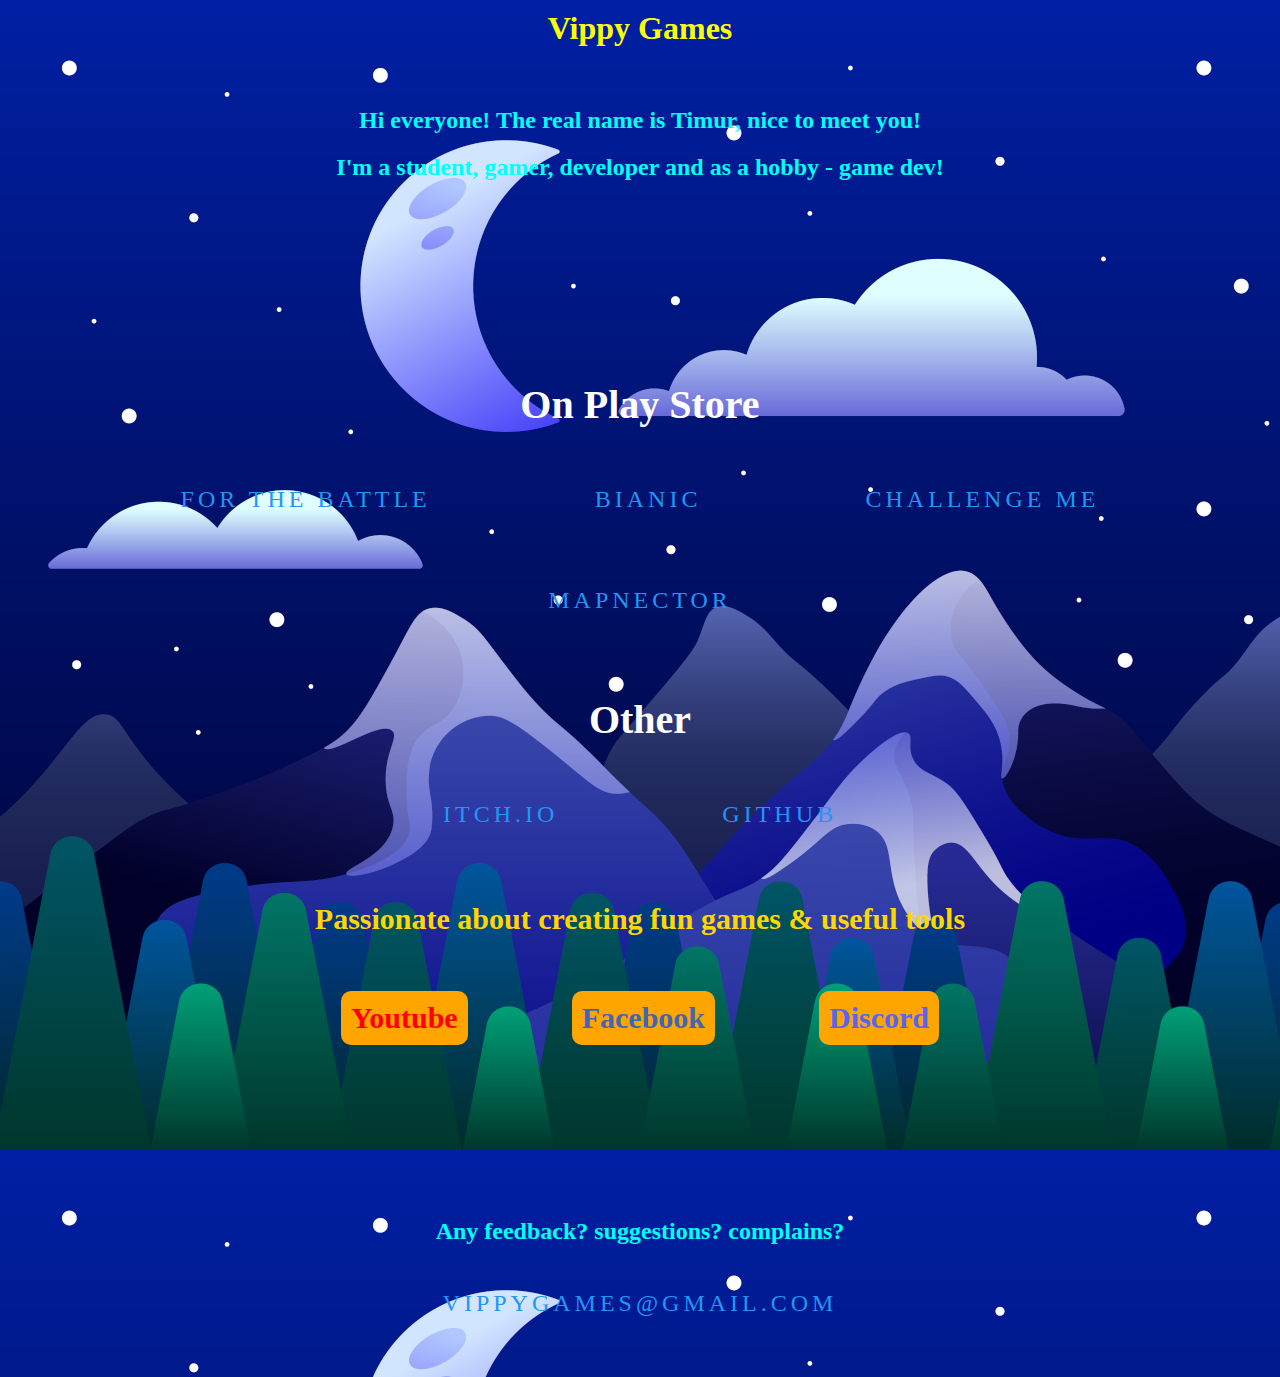
<file: index.html>
<!DOCTYPE html>

<head>
    <title>Vippy Games</title>
    <meta name="description" content="Vippy Games official website. Bianic: Easy Binance portfolio rebalance. Cryptocurrencies livecoinwatch & Asset Manage."/>

    <link rel="stylesheet" type="text/css" href="stylesheet.css" >
</head>

<body>
    <h1>Vippy Games</h1>

    <div id="dscHolder">
        <h2>
            Hi everyone! The real name is Timur, nice to meet you!
        </h2>
        <h2>
            I'm a student, gamer, developer and as a hobby - game dev!
        </h2>
    </div>

    <h2 id="txtOnPlayStore">
        On Play Store
    </h2>

    <div id="btnHolder">
        <a class="neonLight" draggable="false" id="btnFTB" href="https://play.google.com/store/apps/details?id=com.VippyGames.ForTheBattle" target="_blank" >
            <span></span>
            <span></span>
            <span></span>
            <span></span>
            For The Battle</a>

        <a class="neonLight" draggable="false" id="btnBIANIC" href="https://play.google.com/store/apps/details?id=com.vippygames.bianic" target="_blank" >
            <span></span>
            <span></span>
            <span></span>
            <span></span>
            Bianic</a>

        <a class="neonLight" draggable="false" id="btnCM" href="https://play.google.com/store/apps/details?id=com.VippyGames.ChallengeMe" target="_blank" >
            <span></span>
            <span></span>
            <span></span>
            <span></span>
            Challenge Me</a>

        <a class="neonLight" draggable="false" id="btnCM" href="https://play.google.com/store/apps/details?id=com.vippygames.mapnector" target="_blank" >
            <span></span>
            <span></span>
            <span></span>
            <span></span>
            Mapnector</a>
    </div>

    <h2 id="txtOnPlayStore">
        Other
    </h2>

    <div id="btnHolder">
        <a class="neonLight" draggable="false" id="btnFTB" href="https://vipnet.itch.io/" target="_blank" >
            <span></span>
            <span></span>
            <span></span>
            <span></span>
            ITCH.IO</a>

        <a class="neonLight" draggable="false" id="btnCM" href="https://github.com/vipnet1/" target="_blank" >
            <span></span>
            <span></span>
            <span></span>
            <span></span>
            Github</a>
    </div>

    <h2 style="font-size: 30px; color: gold">
        Passionate about creating fun games & useful tools
    </h2>


    <div id="socialHolder">
        <h2 class="social">
            <a class="social_a" style="color: #FF0000" href="https://www.youtube.com/channel/UCVrVe4UqPukz2yYUTCmv-wA" target="_blank">Youtube</a>
        </h2>
    
        <h2 class="social">
            <a class="social_a" style="color: #4267B2" href="https://www.facebook.com/VippyGames" target="_blank">Facebook</a>
        </h2>
    
        <h2 class="social">
            <a class="social_a" style="color: #5865F2" href="https://discord.gg/u4nQEq9MWr" target="_blank">Discord</a>
        </h2>
    </div>

    <footer>
        <h2>Any feedback? suggestions? complains?</h2>
        <a class="neonLight" draggable="false" href="mailto:vippygames@gmail.com" target="_blank">
            <span></span>
            <span></span>
            <span></span>
            <span></span>
            vippygames@gmail.com</a>
      </footer>

</body>
</file>
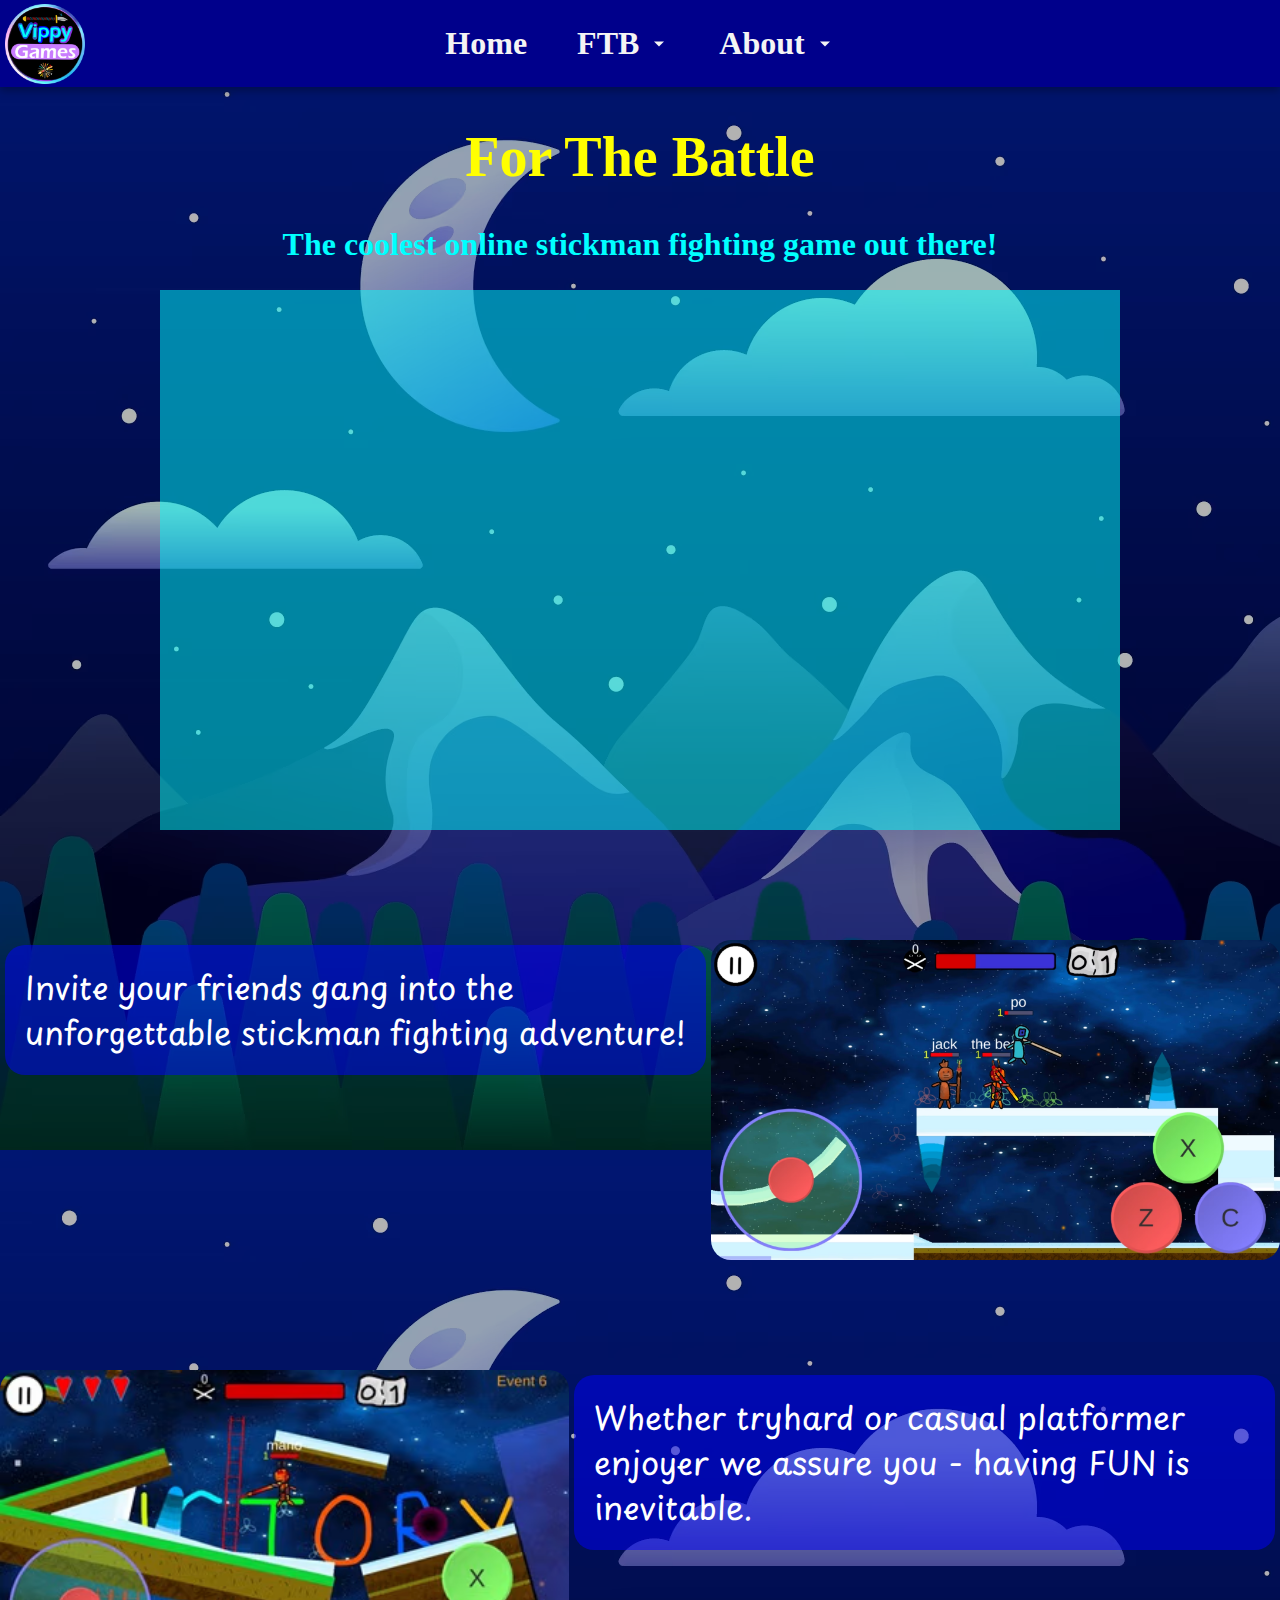
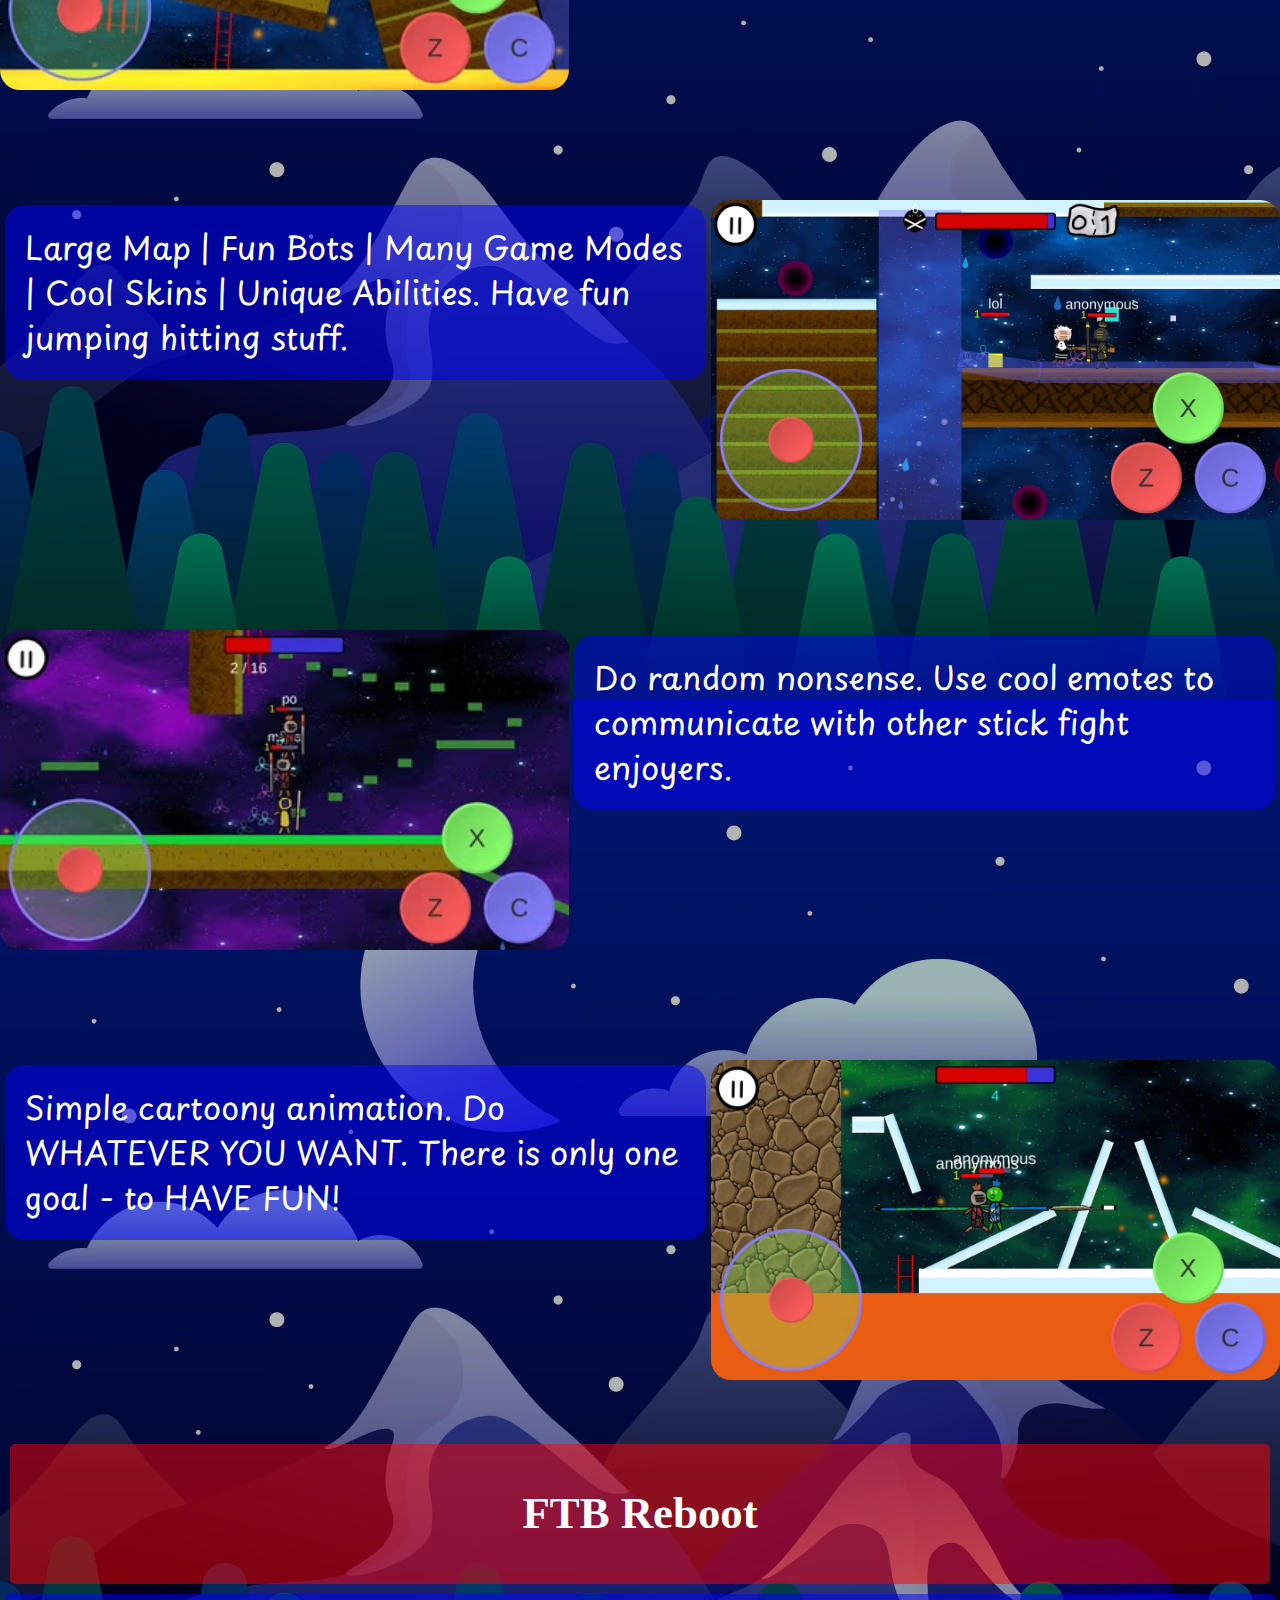
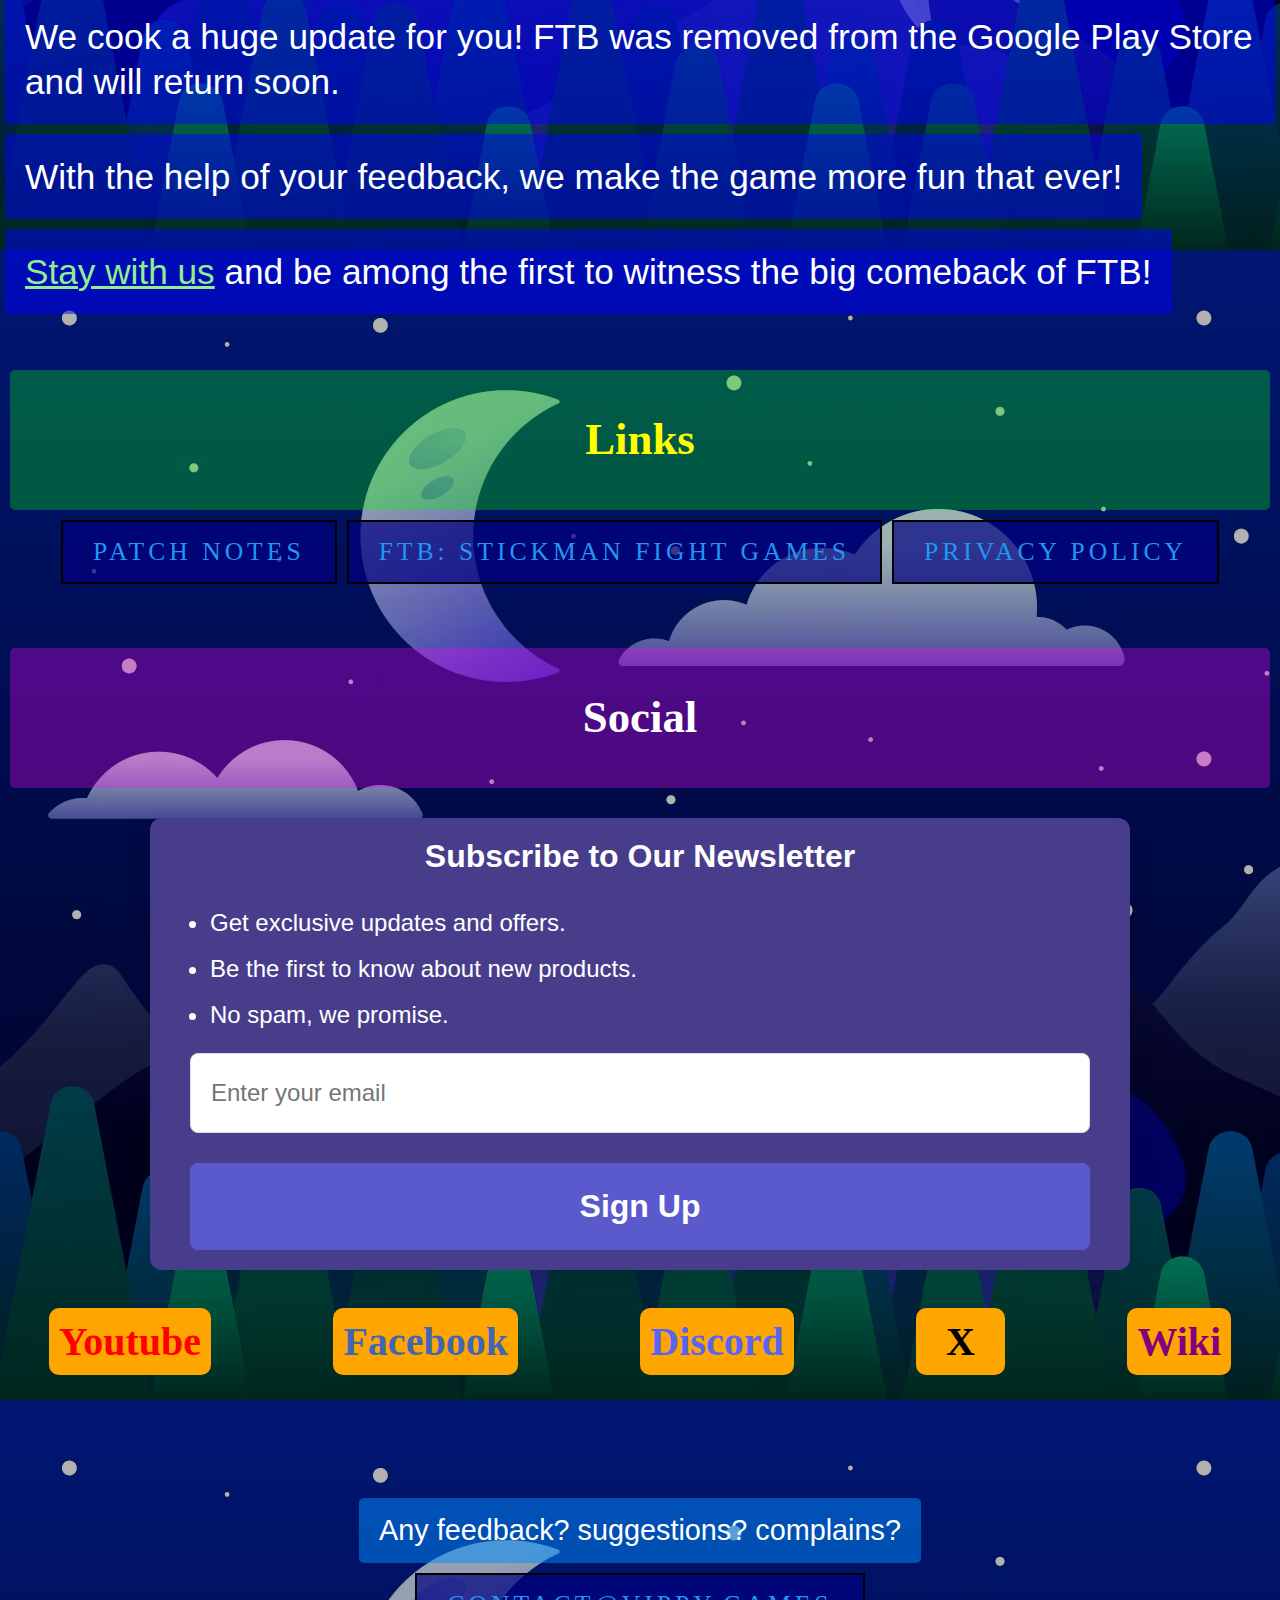
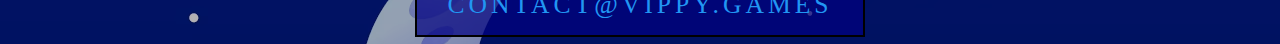
<file: ftb/index.html>
<!DOCTYPE html>
<html lang="en">
<head>
    <title>FTB: Stickman Fight Games</title>
    <meta name="description" content="Stick man fight online games. Platformer battle arena PvP deathmatch of stick figures."/>
    <meta name="viewport" content="width=device-width, initial-scale=1.0">

    <!--Required for google verification of home page -->
    <meta name="google-site-verification" content="uWXiFitYopuLILhnCQNnwVM7s7nNbIkiYuMm5cKh_A0" />
    
    <link rel="stylesheet" type="text/css" href="../css/bundle/common_bundle.css">
    <link rel="stylesheet" type="text/css" href="css/ftb_home.css" >

    <link rel="icon" href="images/ftb_logo.avif">

    <script type="module" src="https://vippy.games/js/lite-youtube.custom.js"></script>
</head>

<body>
    <nav class="navbar">
        <a href="../index.html" class="navbar-logo-link">
            <img src="../images/vippy_games_logo.avif" alt="Vippy Games Logo" class="navbar-logo">
        </a>
        <button class="hamburger-menu">&#9776;</button>
        <ul class="nav-links">
            <li><a href="../index.html">Home</a></li>
            <li class="dropdown">
                <a href="#" class="dropdown-toggle">FTB</a>
                <div class="dropdown-content">
                    <a href="#">Home</a>
                    <a href="./patch-notes/index.html">Patch Notes</a>
                </div>
            </li>
            <li class="dropdown">
                <a href="#" class="dropdown-toggle">About</a>
                <div class="dropdown-content">
                    <a href="#socialHeader" class="scroll-link">Newsletter</a>
                    <a href="../contact.html">Contact</a>
                    <a target="_blank" href="https://drive.google.com/drive/folders/1lIa9rBfku5IrXSfCyYw1zHRT5wyoIgvw?usp=drive_link">Press Kit</a>
                </div>
            </li>
        </ul>
    </nav>

    <h1 class="huge-text enlarged-title">For The Battle</h1>
    <h2 class="covered big-text enlarged-content">
        The coolest online stickman fighting game out there!
    </h2>
    
    <lite-youtube autopause="true" videotitle="FTB fighter stickman online" nocookie="true" class="main-trailer" videoid="iNZGUknPSSQ"></lite-youtube>

    <div class="image-with-description">
        <div class="image-description">
            Invite your friends gang into the unforgettable stickman fighting adventure!
        </div>
        <img src="images/image1.avif" alt="Friends stick men hitting each other in online stick fight" class="small-image">
    </div>

    <div class="image-with-description">
        <img src="images/image2.avif" alt="Stick man winner in battle royale stick fight victory screen" class="small-image">
        <div class="image-description">
            Whether tryhard or casual platformer enjoyer we assure you - having FUN is inevitable.
        </div>
    </div>

    <div class="image-with-description">
        <div class="image-description">
            Large Map | Fun Bots | Many Game Modes | Cool Skins | Unique Abilities. Have fun jumping hitting stuff.
        </div>
        <img loading="lazy" src="images/image3.avif" alt="1v1 multiplayer stickman duel. Two fighter stick man battle." class="small-image">
    </div>

    <div class="image-with-description">
        <img loading="lazy" src="images/image4.avif" alt="Stickmen fighter friends stand on one another" class="small-image">
        <div class="image-description">
            Do random nonsense. Use cool emotes to communicate with other stick fight enjoyers.
        </div>
    </div>

    <div class="image-with-description">
        <div class="image-description">
            Simple cartoony animation. Do WHATEVER YOU WANT. There is only one goal - to HAVE FUN!
        </div>
        <img loading="lazy" src="images/image5.avif" alt="FTB stickman fighting stick duel in the battle arena." class="small-image">
    </div>

    <br><br><br>
    <h2 class="header-cover notify-reboot-title">
        FTB Reboot
    </h2>
    <p class="cover notify-reboot-text">
        We cook a huge update for you! FTB was removed from the Google Play Store and will return soon.
    </p>
    <p class="cover notify-reboot-text">
        With the help of your feedback, we make the game more fun that ever!
    </p>
    <p class="cover notify-reboot-text">
        <a class="custom-link scroll-link" href="#socialHeader">Stay with us</a> and be among the first to witness the big comeback of FTB!
    </p>

    <br><br><br>
    <h2 class="header-cover"">
        Links
    </h2>

    <div class="btnHolder">
        <a class="neonLight covered2" draggable="false" href="patch-notes/index.html" >
            <span></span>
            <span></span>
            <span></span>
            <span></span>
            Patch Notes</a>
        <a class="neonLight covered2" draggable="false" href="https://play.google.com/store/apps/details?id=com.VippyGames.ForTheBattle" target="_blank" >
            <span></span>
            <span></span>
            <span></span>
            <span></span>
            FTB: Stickman Fight Games</a>

        <a class="neonLight covered2" draggable="false" href="../policies/ftb.html" >
            <span></span>
            <span></span>
            <span></span>
            <span></span>
            Privacy Policy</a>
    </div>

    <br><br><br>
    <h2 id="socialHeader" class="subheader-cover">
        Social
    </h2>

    <div class="newsletter-container">
        <div class="newsletter-card" id="mc_embed_signup">
            <h3 class="newsletter-header">Subscribe to Our Newsletter</h3>
            <ul class="newsletter-list">
                <li>Get exclusive updates and offers.</li>
                <li>Be the first to know about new products.</li>
                <li>No spam, we promise.</li>
            </ul>
            <form class="newsletter-form" action="https://gmail.us9.list-manage.com/subscribe/post?u=772573de28036bfa54d92aa7c&amp;id=a5bd7b18f9&amp;f_id=00acece3f0" id="mc-embedded-subscribe-form" name="mc-embedded-subscribe-form" method="post" class="validate" target="_blank">
                <input type="email" autocomplete="email" placeholder="Enter your email" name="EMAIL" class="required email" id="mce-EMAIL" required="" value="">
                <div id="mce-responses" class="clear foot">
                    <div class="response" id="mce-error-response" style="display: none; color: orange; font-size: 1.25rem;"></div>
                    <div class="response" id="mce-success-response" style="display: none; color: greenyellow; font-size: 1.25rem;"></div>
                </div>
                <div aria-hidden="true" style="position: absolute; left: -5000px;">
                    /* real people should not fill this in and expect good things - do not remove this or risk form bot signups */
                    <input type="text" name="b_772573de28036bfa54d92aa7c_a5bd7b18f9" tabindex="-1" value="">
                </div>
                <button id="signup-button" type="submit">Sign Up</button>
            </form>
        </div>
    </div>

    <br>
    <div class="socialHolder">
        <p class="big-text social">
            <a class="social-a social-youtube" href="https://www.youtube.com/channel/UCVrVe4UqPukz2yYUTCmv-wA" target="_blank">Youtube</a>
        </p>
    
        <p class="big-text social">
            <a class="social-a social-facebook" href="https://www.facebook.com/VippyGames" target="_blank">Facebook</a>
        </p>
    
        <p class="big-text social">
            <a class="social-a social-discord" href="https://discord.gg/u4nQEq9MWr" target="_blank">Discord</a>
        </p>
        <p class="big-text social">
            <a class="social-a social-x" href="https://x.com/vippygames" target="_blank">&nbsp&nbspX&nbsp&nbsp</a>
        </p>
        <p class="big-text social">
            <a class="social-a social-wiki" href="https://forthebattle.fandom.com/" target="_blank">Wiki</a>
        </p>
    </div>

    <footer>
        <p class="cover-footer">Any feedback? suggestions? complains?</p>
        <br>
        <a class="neonLight" draggable="false" href="mailto:contact@vippy.games" target="_blank">
            <span></span>
            <span></span>
            <span></span>
            <span></span>
            contact@vippy.games</a>
    </footer>
    <script src="../js/menu.js"></script>
    <script src="../js/newsletter-load.js"></script>
</body>
</html>
</file>
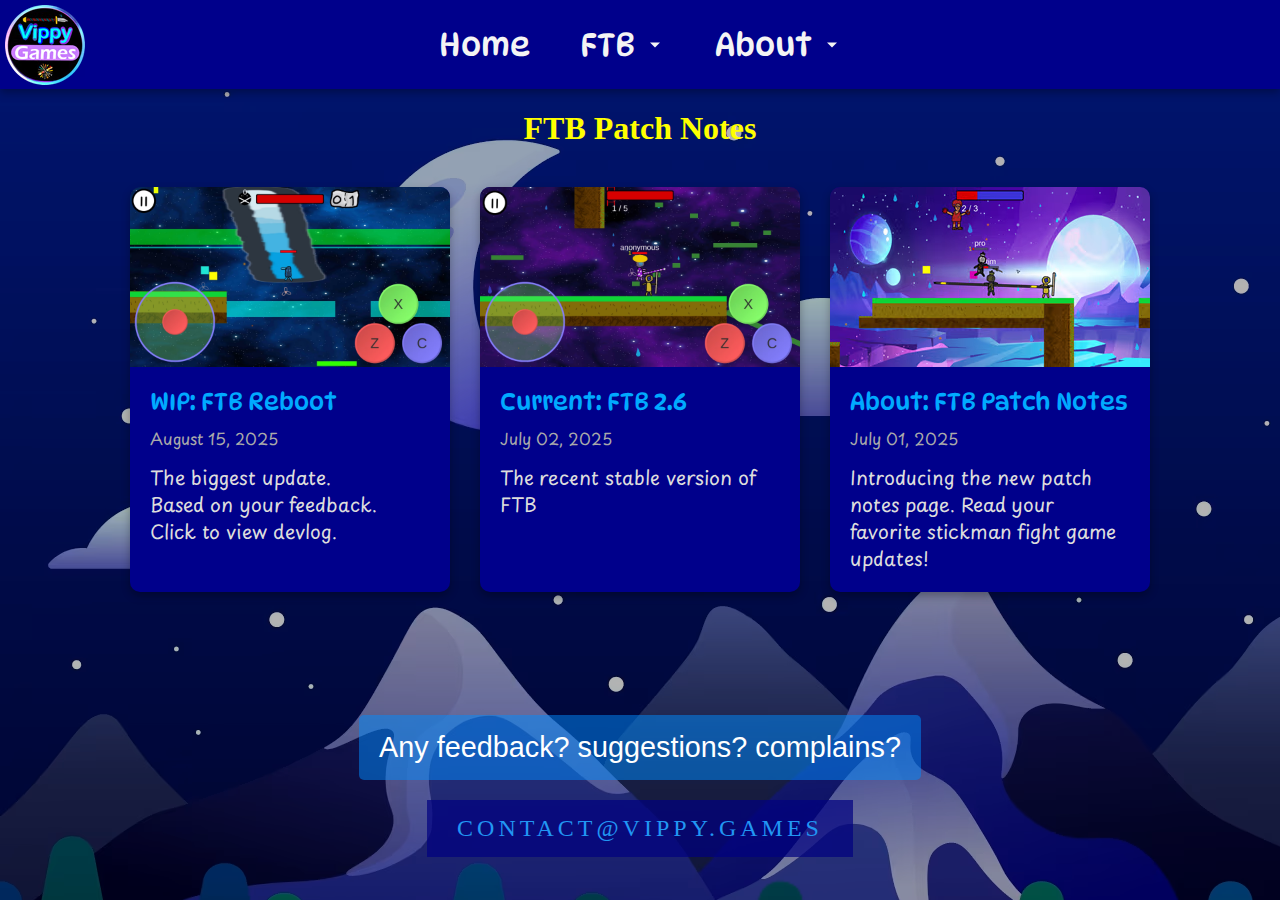
<file: ftb/patch-notes/index.html>
<!DOCTYPE html>
<html lang="en">
<head>
    <title>FTB Patch Notes</title>
    <meta name="description" content="FTB: Stickman Fight Games patch notes. For The Battle Game updates."/>
    <meta name="viewport" content="width=device-width, initial-scale=1.0">

    <link rel="stylesheet" type="text/css" href="../../css/common/base.css">
    <link rel="stylesheet" type="text/css" href="../../css/common/covers.css">
    <link rel="stylesheet" type="text/css" href="../../css/common/holders.css">
    <link rel="stylesheet" type="text/css" href="../../css/common/menu.css">
    <link rel="stylesheet" type="text/css" href="../../css/common/neonlight.css" >

    <link rel="stylesheet" type="text/css" href="patch_notes.css" >
    <link rel="icon" href="../images/ftb_logo.avif" type="image/avif">
</head>
<body>
    <nav class="navbar">
        <a href="../../index.html" class="navbar-logo-link">
            <img src="../../images/vippy_games_logo_small.avif" alt="Vippy Games Logo" class="navbar-logo">
        </a>
        <button class="hamburger-menu">&#9776;</button>
        <ul class="nav-links">
            <li><a href="../../index.html">Home</a></li>
            <li class="dropdown">
                <a href="#" class="dropdown-toggle">FTB</a>
                <div class="dropdown-content">
                    <a href="../index.html">Home</a>
                    <a href="#">Patch Notes</a>
                </div>
            </li>
            <li class="dropdown">
                <a href="#" class="dropdown-toggle">About</a>
                <div class="dropdown-content">
                    <a href="../index.html#socialHeader" class="scroll-link">Newsletter</a>
                    <a href="../../contact.html">Contact</a>
                    <a target="_blank" href="https://drive.google.com/drive/folders/1lIa9rBfku5IrXSfCyYw1zHRT5wyoIgvw?usp=drive_link">Press Kit</a>
                </div>
            </li>
        </ul>
    </nav>

    <h1 class="huge-text enlarged-subtitle"> FTB Patch Notes </h1>

    <br>
    <div class="patch-notes-container">
        <div class="patch-note-item">
            <a href="https://vipnet.itch.io/ftbstickmanfight/devlog">
                <img src="images/ftbReboot.avif" alt="Patch notes FTB Reboot">
                <div class="patch-info">
                    <h2>WIP: FTB Reboot</h2>
                    <p class="date">August 15, 2025</p>
                    <p class="description">The biggest update.<br> Based on your feedback. <br>Click to view devlog.</p>
                </div>
            </a>
        </div>

        <div class="patch-note-item">
            <img src="images/ftb2.6.avif" alt="Patch notes 2.6">
            <div class="patch-info">
                <h2>Current: FTB 2.6</h2>
                <p class="date">July 02, 2025</p>
                <p class="description">The recent stable version of FTB</p>
            </div>
        </div>

        <div class="patch-note-item">
            <img src="images/patch_notes_about.avif" alt="FTB game updates about">
            <div class="patch-info">
                <h2>About: FTB Patch Notes</h2>
                <p class="date">July 01, 2025</p>
                <p class="description">Introducing the new patch notes page. Read your favorite stickman fight game updates!</p>
            </div>
        </div>

    </div>

    <footer>
        <p class="cover-footer">Any feedback? suggestions? complains?</p>
        <br>
        <a class="neonLight" draggable="false" href="mailto:contact@vippy.games" target="_blank">
            <span></span>
            <span></span>
            <span></span>
            <span></span>
            contact@vippy.games</a>
    </footer>

    <script src="../../js/menu.js"></script>
</body>
</html>
</file>
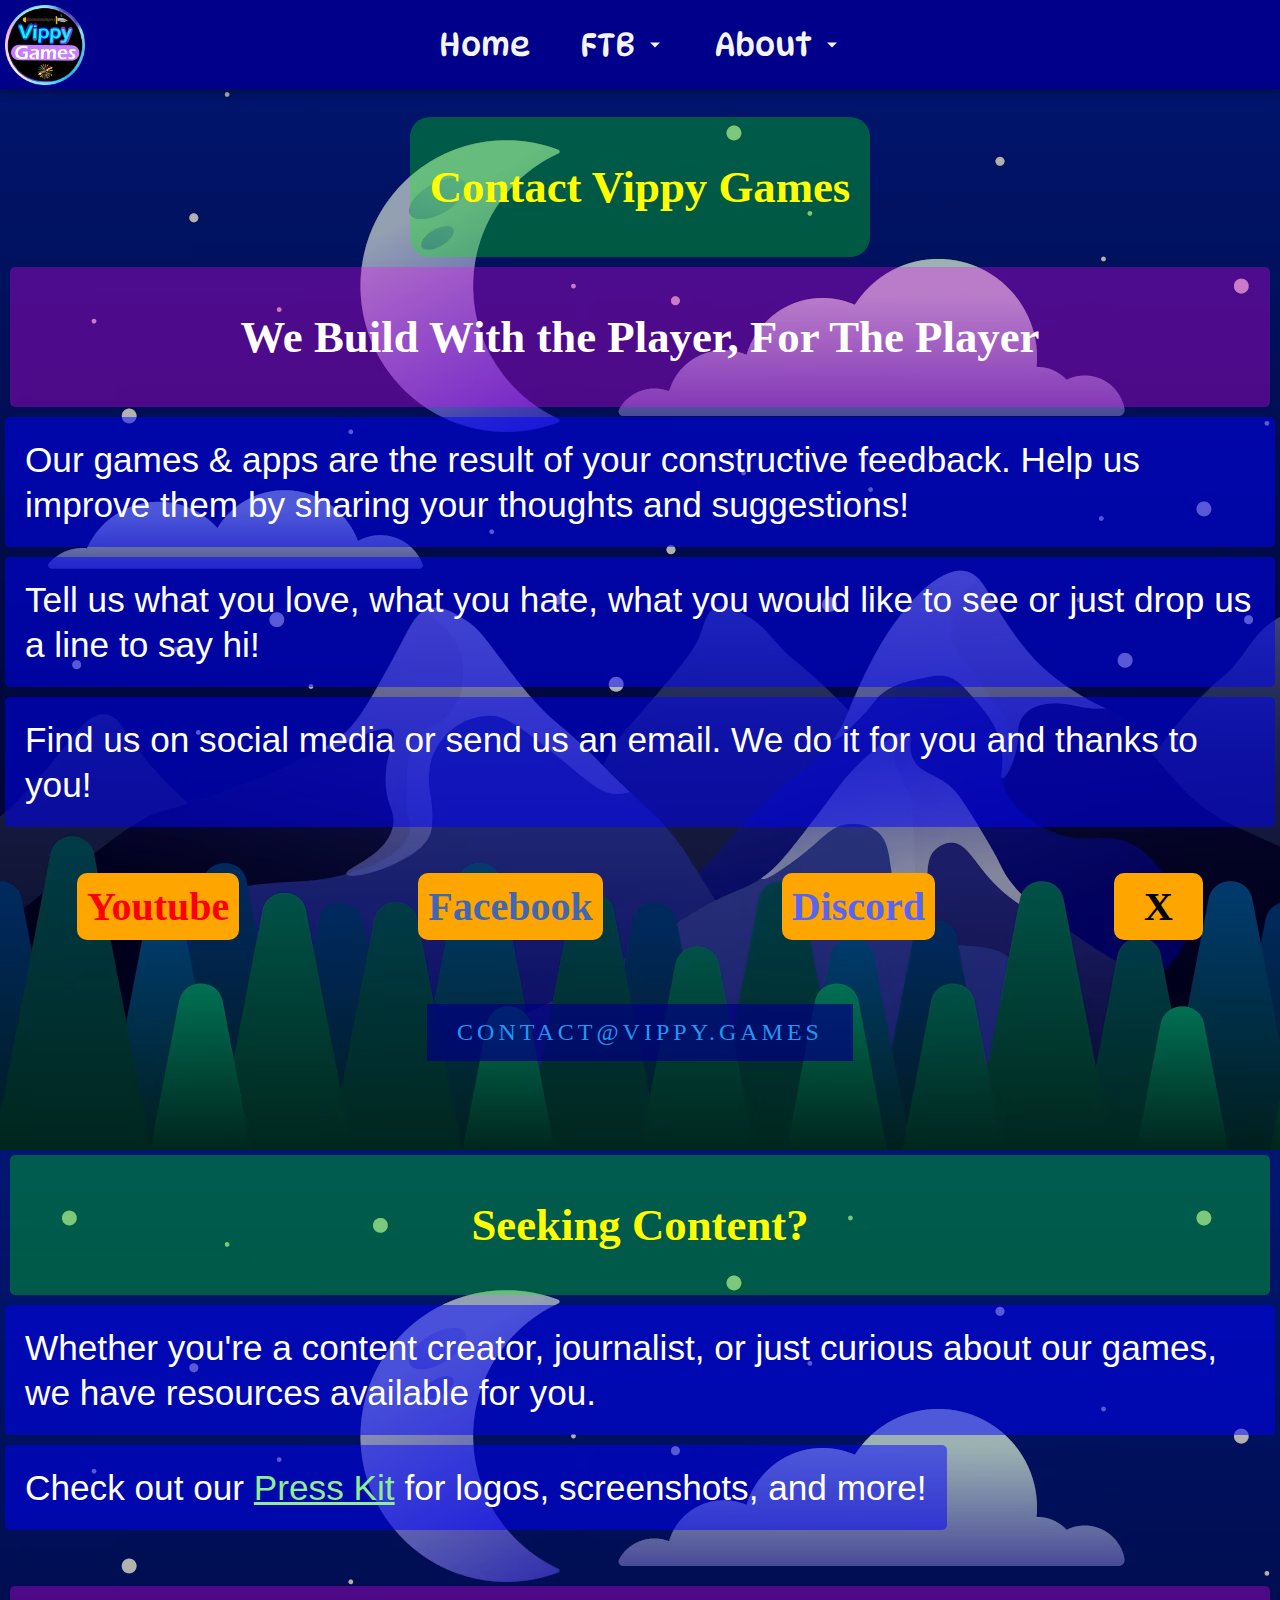
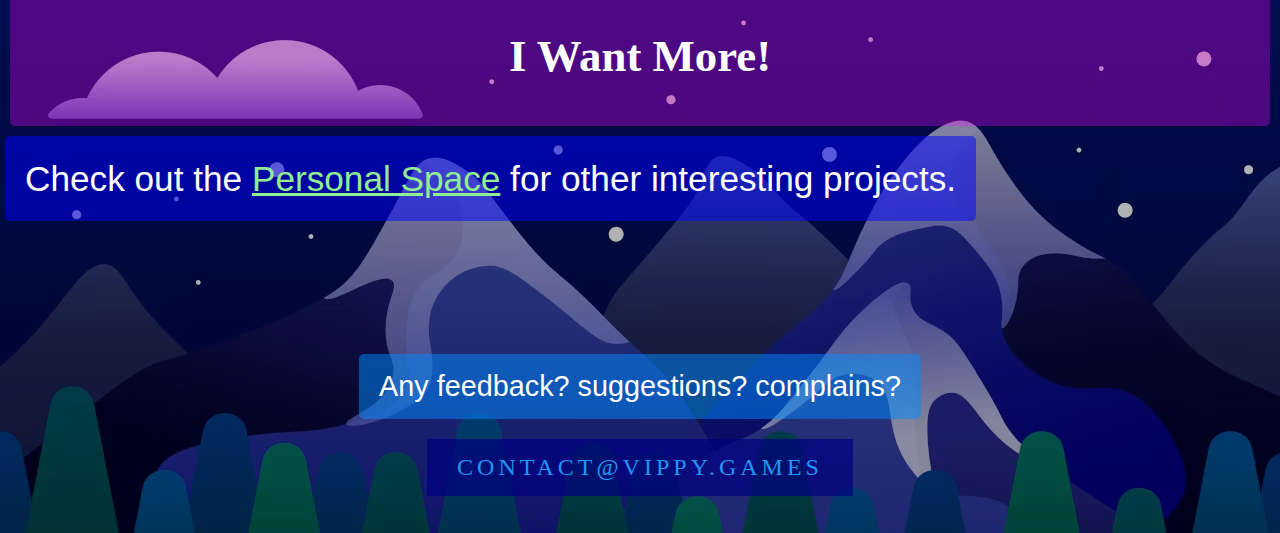
<file: contact.html>
<!DOCTYPE html>

<head>
    <title>Vippy Games</title>
    <meta name="description" content="Vippy Games official website. Contact Page."/>
    <meta name="viewport" content="width=device-width, initial-scale=1.0">
    
    <link rel="stylesheet" type="text/css" href="css/common/base.css">
    <link rel="stylesheet" type="text/css" href="css/common/covers.css">
    <link rel="stylesheet" type="text/css" href="css/common/holders.css">
    <link rel="stylesheet" type="text/css" href="css/common/menu.css">
    <link rel="stylesheet" type="text/css" href="css/common/neonlight.css" >
    <link rel="stylesheet" type="text/css" href="css/contact.css" >
    <link rel="stylesheet" type="text/css" href="css/common/custom_link.css" >
    <link rel="icon" href="images/vippy_games_logo.png" type="image/png">
</head>

<body>
    <nav class="navbar">
        <a href="./index.html" class="navbar-logo-link">
            <img src="images/vippy_games_logo.png" alt="Vippy Games Logo" class="navbar-logo">
        </a>
        <button class="hamburger-menu">&#9776;</button>
        <ul class="nav-links">
            <li><a href="./index.html">Home</a></li>
            <li class="dropdown">
                <a href="#" class="dropdown-toggle">FTB</a>
                <div class="dropdown-content">
                    <a href="./ftb/index.html">Home</a>
                    <a href="./ftb/patch-notes/index.html">Patch Notes</a>
                </div>
            </li>
            <li class="dropdown">
                <a href="#" class="dropdown-toggle">About</a>
                <div class="dropdown-content">
                    <a href="./index.html#joinAdventure" class="scroll-link">Newsletter</a>
                    <a href="./contact.html">Contact</a>
                    <a target="_blank" href="https://drive.google.com/drive/folders/1lIa9rBfku5IrXSfCyYw1zHRT5wyoIgvw?usp=drive_link">Press Kit</a>
                </div>
            </li>
        </ul>
    </nav>

    <br>
    <h1 id="main-title" class="header-cover">
        Contact Vippy Games
    </h1>
    <h2 class="subheader-cover">
        We Build With the Player, For The Player
    </h2>
    <p class="cover">
        Our games & apps are the result of your constructive feedback. Help us improve them by sharing your thoughts and suggestions!
    </p>
    <p class="cover">
        Tell us what you love, what you hate, what you would like to see or just drop us a line to say hi!
    </p>
    <p class="cover">
        Find us on social media or send us an email. We do it for you and thanks to you!
    </p>

    <br><br><br>
    <div class="socialHolder">
        <p class="big-text social">
            <a class="social-a social-youtube" href="https://www.youtube.com/channel/UCVrVe4UqPukz2yYUTCmv-wA" target="_blank">Youtube</a>
        </p>
    
        <p class="big-text social">
            <a class="social-a social-facebook" href="https://www.facebook.com/VippyGames" target="_blank">Facebook</a>
        </p>
    
        <p class="big-text social">
            <a class="social-a social-discord" href="https://discord.gg/u4nQEq9MWr" target="_blank">Discord</a>
        </p>
        <p class="big-text social">
            <a class="social-a social-x" href="https://x.com/vippygames" target="_blank">&nbsp&nbspX&nbsp&nbsp</a>
        </p>
    </div>

    <br><br><br>
    <div class="btnHolder">
        <a class="neonLight" draggable="false" href="mailto:contact@vippy.games" target="_blank" >
            <span></span>
            <span></span>
            <span></span>
            <span></span>
            contact@vippy.games</a>
    </div>

    <br><br><br>
    <h2 class="header-cover">
        Seeking Content?
    </h2>
    <p class="cover">
        Whether you're a content creator, journalist, or just curious about our games, we have resources available for you.
    </p>
    <p class="cover">
        Check out our <a class="custom-link" href="https://drive.google.com/drive/folders/1lIa9rBfku5IrXSfCyYw1zHRT5wyoIgvw?usp=drive_link" target="_blank">Press Kit</a> for logos, screenshots, and more!
    </p>

    <br><br><br>
    <h2 class="subheader-cover">
        I Want More!
    </h2>
    <p class="cover">
        Check out the <a class="custom-link" href="./personal.html">Personal Space</a> for other interesting projects.
    </p>


    <footer>
        <p class="cover-footer">Any feedback? suggestions? complains?</p>
        <br>
        <a class="neonLight" draggable="false" href="mailto:contact@vippy.games" target="_blank">
            <span></span>
            <span></span>
            <span></span>
            <span></span>
            contact@vippy.games</a>
    </footer>

    <script src="js/menu.js"></script>
</body>
</file>
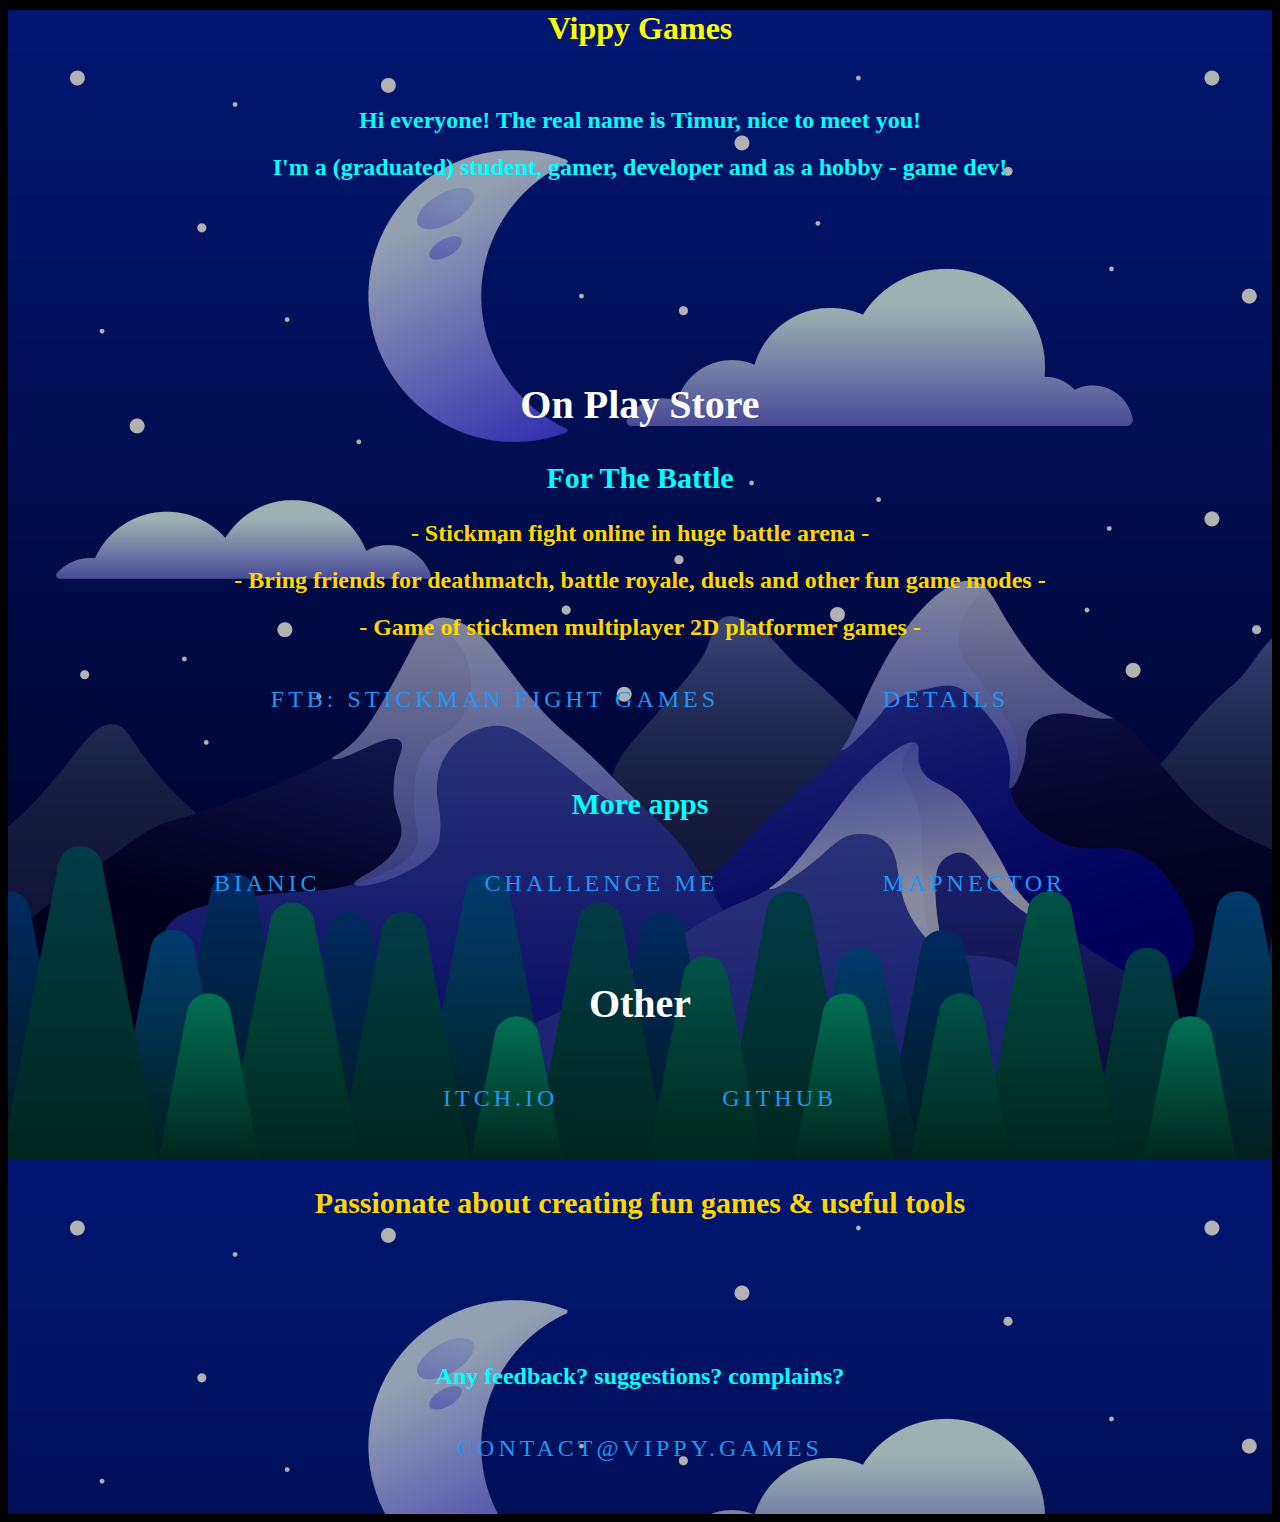
<file: personal.html>
<!DOCTYPE html>

<head>
    <title>Vippy Games</title>
    <meta name="description" content="Vippy Games official website. Personal space."/>

    <link rel="stylesheet" type="text/css" href="css/stylesheet.css" >
    <link rel="stylesheet" type="text/css" href="menu/menu.css" >
    <link rel="icon" href="images/vippy_games_logo.png" type="image/png">
</head>

<body>
    <div id="nav-placeholder"></div>
    <script src="menu/loadMenu.js"></script>

    <h1>Vippy Games</h1>

    <div id="dscHolder">
        <h2>
            Hi everyone! The real name is Timur, nice to meet you!
        </h2>
        <h2>
            I'm a (graduated) student, gamer, developer and as a hobby - game dev!
        </h2>
    </div>

    <h2 id="txtOnPlayStore">
        On Play Store
    </h2>
    
    <h2 style="font-size: 30px;">
        For The Battle
    </h2>
    <h2 style="color: gold">- Stickman fight online in huge battle arena -</h2>
    <h2 style="color: gold">- Bring friends for deathmatch, battle royale, duels and other fun game modes -</h2>
    <h2 style="color: gold">- Game of stickmen multiplayer 2D platformer games -</h2>

    <div id="btnHolder">
        <a class="neonLight" draggable="false" id="btnFTBStore" href="https://play.google.com/store/apps/details?id=com.VippyGames.ForTheBattle" target="_blank" >
            <span></span>
            <span></span>
            <span></span>
            <span></span>
            FTB: Stickman Fight Games</a>

        <a class="neonLight" draggable="false" id="btnFTBDetails" href="https://vippy.games/ftb" target="_blank" >
            <span></span>
            <span></span>
            <span></span>
            <span></span>
            Details</a>
    </div>

    <h2 style="font-size: 30px;">
        More apps
    </h2>
    <div id="btnHolder">
        <a class="neonLight" draggable="false" id="btnBIANIC" href="https://play.google.com/store/apps/details?id=com.vippygames.bianic" target="_blank" >
            <span></span>
            <span></span>
            <span></span>
            <span></span>
            Bianic</a>

        <a class="neonLight" draggable="false" id="btnCM" href="https://play.google.com/store/apps/details?id=com.VippyGames.ChallengeMe" target="_blank" >
            <span></span>
            <span></span>
            <span></span>
            <span></span>
            Challenge Me</a>

        <a class="neonLight" draggable="false" id="btnCM" href="https://play.google.com/store/apps/details?id=com.vippygames.mapnector" target="_blank" >
            <span></span>
            <span></span>
            <span></span>
            <span></span>
            Mapnector</a>
    </div>

    <h2 id="txtOnPlayStore">
        Other
    </h2>

    <div id="btnHolder">
        <a class="neonLight" draggable="false" id="btnItchIo" href="https://vipnet.itch.io/" target="_blank" >
            <span></span>
            <span></span>
            <span></span>
            <span></span>
            ITCH.IO</a>

        <a class="neonLight" draggable="false" id="btnCM" href="https://github.com/vipnet1/" target="_blank" >
            <span></span>
            <span></span>
            <span></span>
            <span></span>
            Github</a>
    </div>

    <h2 style="font-size: 30px; color: gold">
        Passionate about creating fun games & useful tools
    </h2>

    <footer>
        <h2>Any feedback? suggestions? complains?</h2>
        <a class="neonLight" draggable="false" href="mailto:contact@vippy.games" target="_blank">
            <span></span>
            <span></span>
            <span></span>
            <span></span>
            contact@vippy.games</a>
      </footer>

</body>
</file>
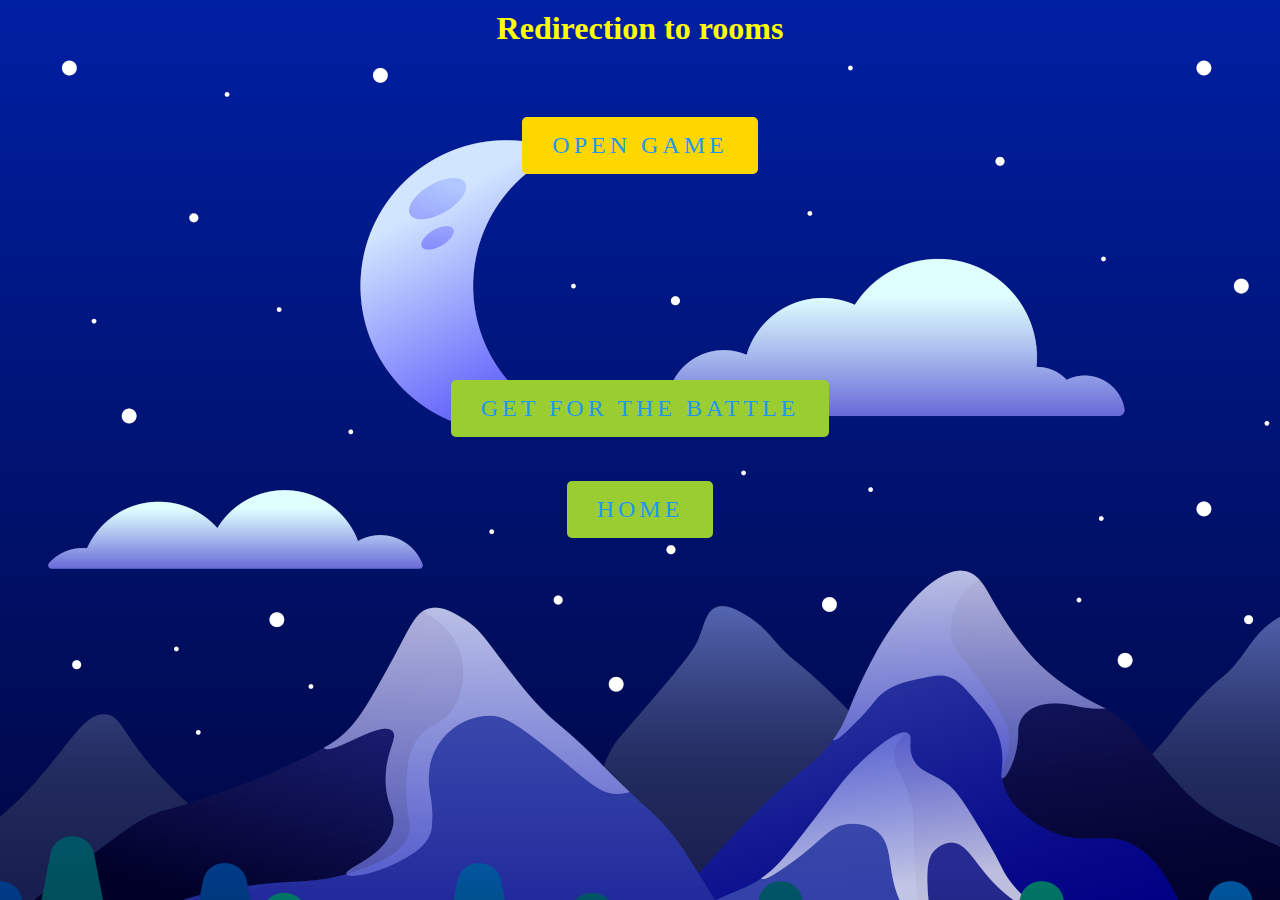
<file: redirect.html>
<!DOCTYPE html>

<head>
    <title>Redirection to rooms</title>

    <link rel="stylesheet" type="text/css" href="stylesheet.css" >
</head>

<body>
    <h1>
        Redirection to rooms
    </h1>

    <div id="btnHolder">
        <a id="gameLink" style="background-color: gold; border-radius: 5px;" class="neonLight" draggable="false" href="https://play.google.com/store/apps/details?id=com.VippyGames.ForTheBattle" target="_blank" >
            <span></span>
            <span></span>
            <span></span>
            <span></span>
            Open Game</a>
    </div>

    <br><br><br><br><br><br><br><br><br>

    <div id="btnHolder">
        <a style="background-color: yellowgreen; border-radius: 5px;" class="neonLight" draggable="false" href="https://play.google.com/store/apps/details?id=com.VippyGames.ForTheBattle" target="_blank" >
            <span></span>
            <span></span>
            <span></span>
            <span></span>
            Get For The Battle</a>
    </div>

    <div id="btnHolder">
        <a style="background-color: yellowgreen; border-radius: 5px;" class="neonLight" draggable="false" href="index.html" >
            <span></span>
            <span></span>
            <span></span>
            <span></span>
            Home</a>
    </div>
</body>

<script>
    FTB_BASE_URL = "forthebattle://game"

    input_url = window.location.href

    urlToOpen = FTB_BASE_URL
    if(input_url.includes("?")) {
        roomName = input_url.split("?")[1]
        urlToOpen += `?${roomName}`
    }

    document.getElementById('gameLink').href = urlToOpen

</script>
</file>
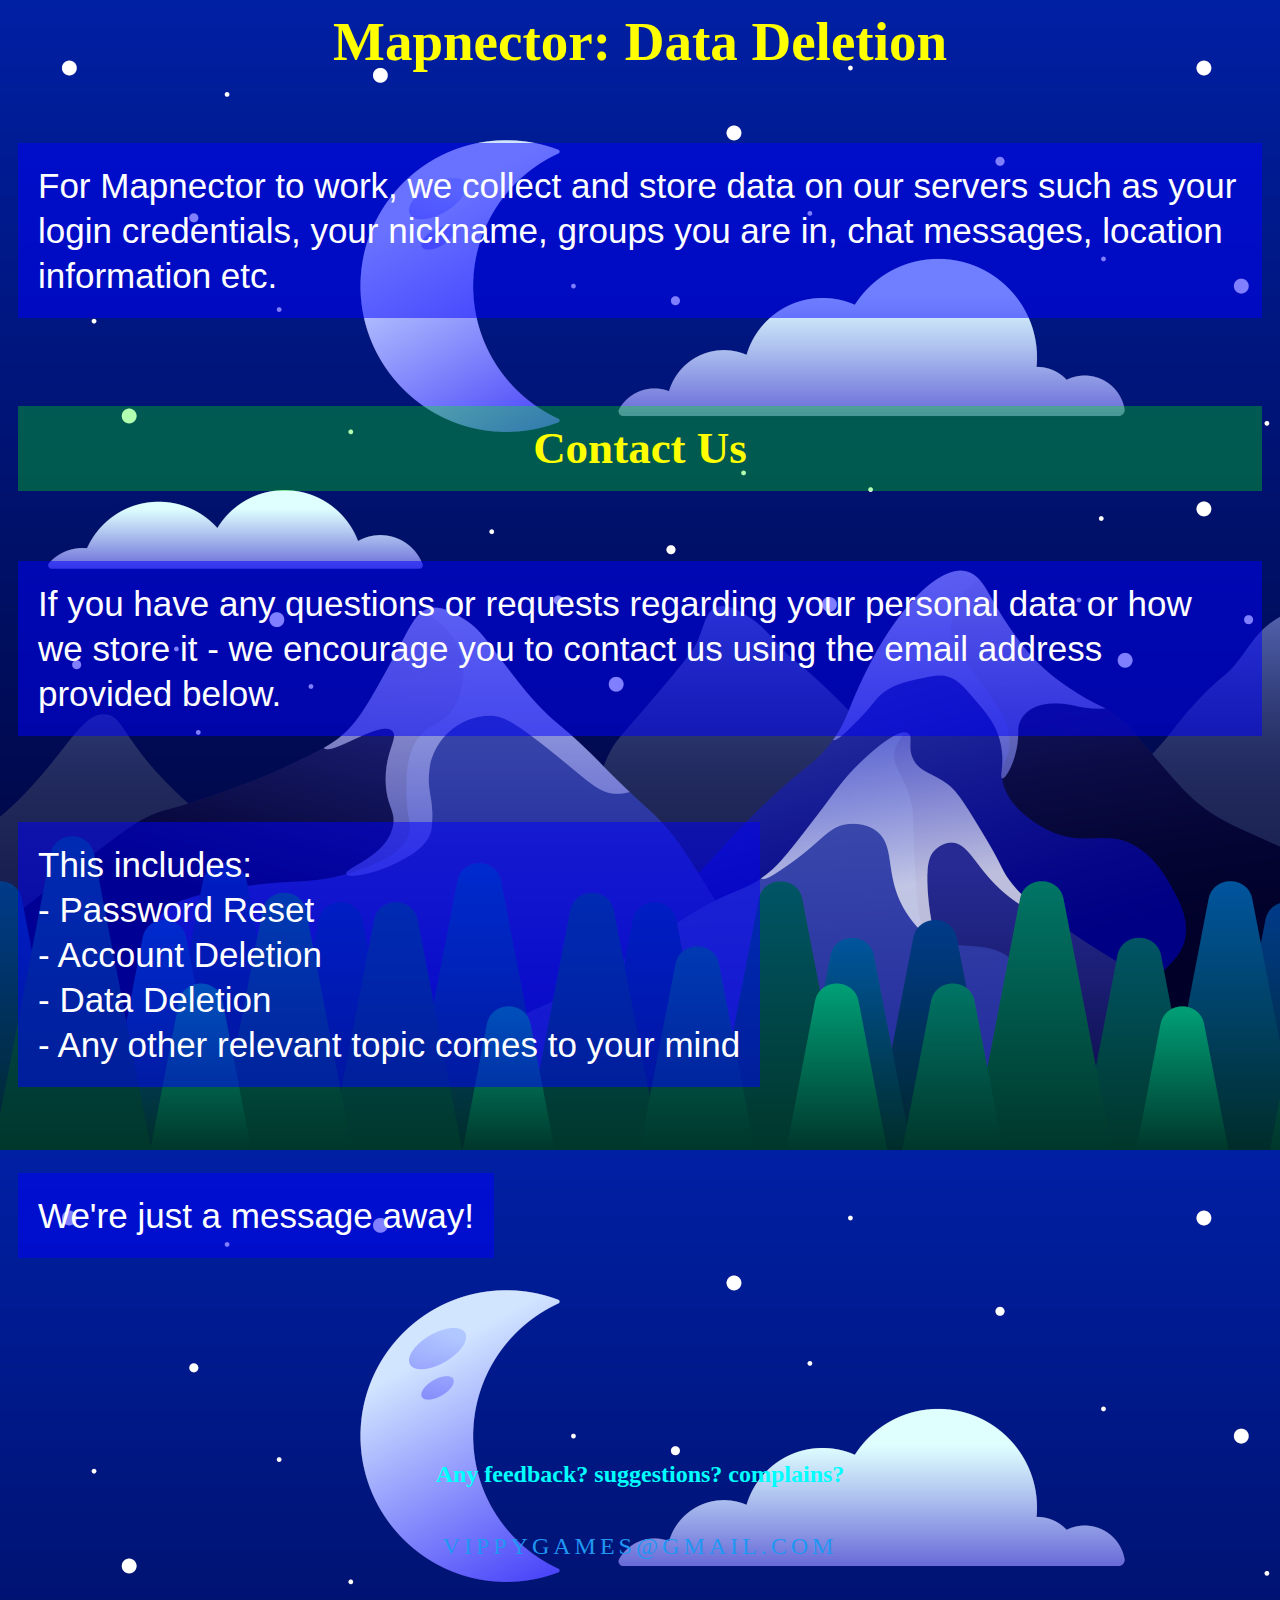
<file: deletion/mapnector.html>
<!DOCTYPE html>

<head>
    <title>Vippy Games</title>
    <meta name="description" content="Mapnector: easily contact and keep track of your group members"/>

    <link rel="stylesheet" type="text/css" href="../stylesheet.css" >
    <link rel="stylesheet" type="text/css" href="deletion_style.css" >

</head>

<body>
<h1 style="font-size: 55px;">Mapnector: Data Deletion</h1>

<p class="policy">
    For Mapnector to work, we collect and store data on our servers such as your login credentials, your nickname, groups you are in, chat messages, location information etc.
</p>
<br>
<br>
<h1 class="header_policy" > Contact Us </h1>
<p class="policy">
    If you have any questions or requests regarding your personal data or how we store it - we encourage you to contact us using the email address provided below.
<p>
<p class="policy">
    This includes:
    <br>
    - Password Reset
    <br>
    - Account Deletion
    <br>
    - Data Deletion
    <br>
    - Any other relevant topic comes to your mind
<p>
<p class="policy">
    We're just a message away!
<p>
    <footer>
        <h2>Any feedback? suggestions? complains?</h2>
        <a class="neonLight" draggable="false" href="mailto:vippygames@gmail.com" target="_blank">
            <span></span>
            <span></span>
            <span></span>
            <span></span>
            vippygames@gmail.com</a>
      </footer>

</body>
</file>
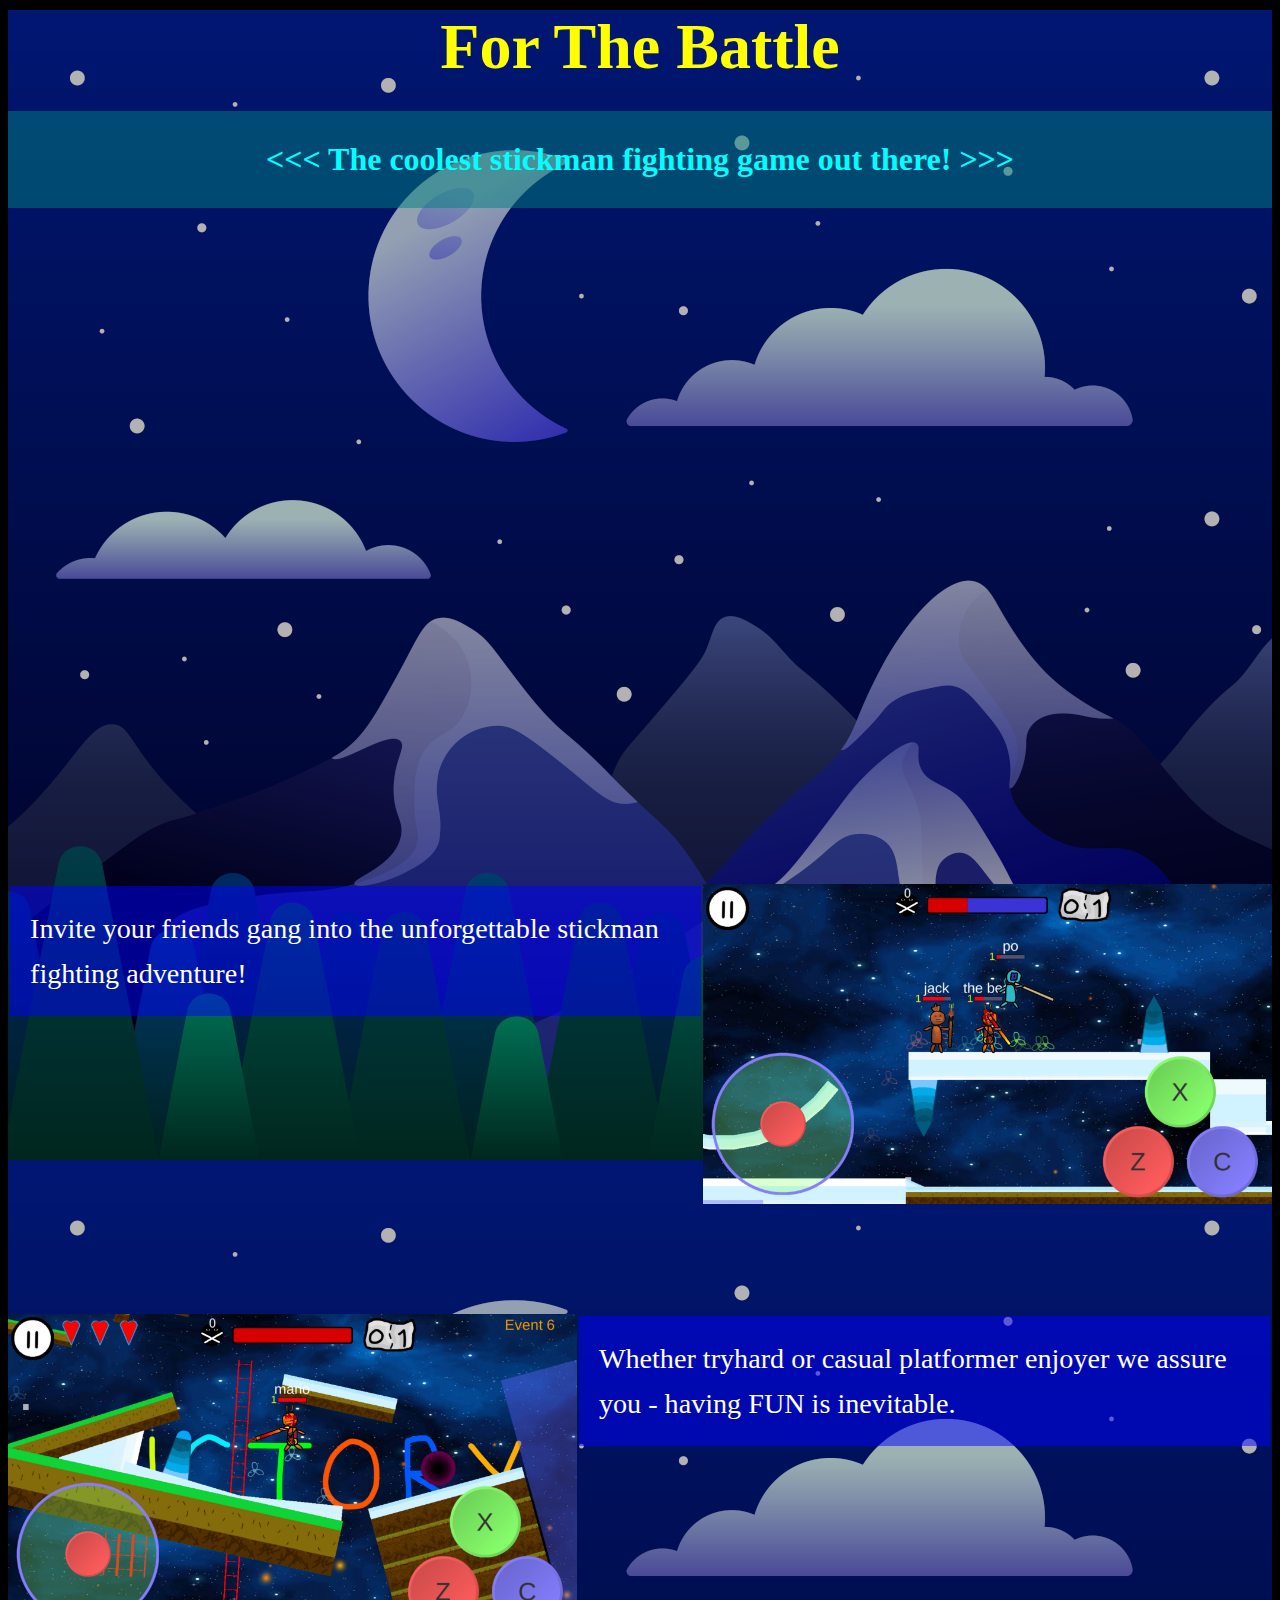
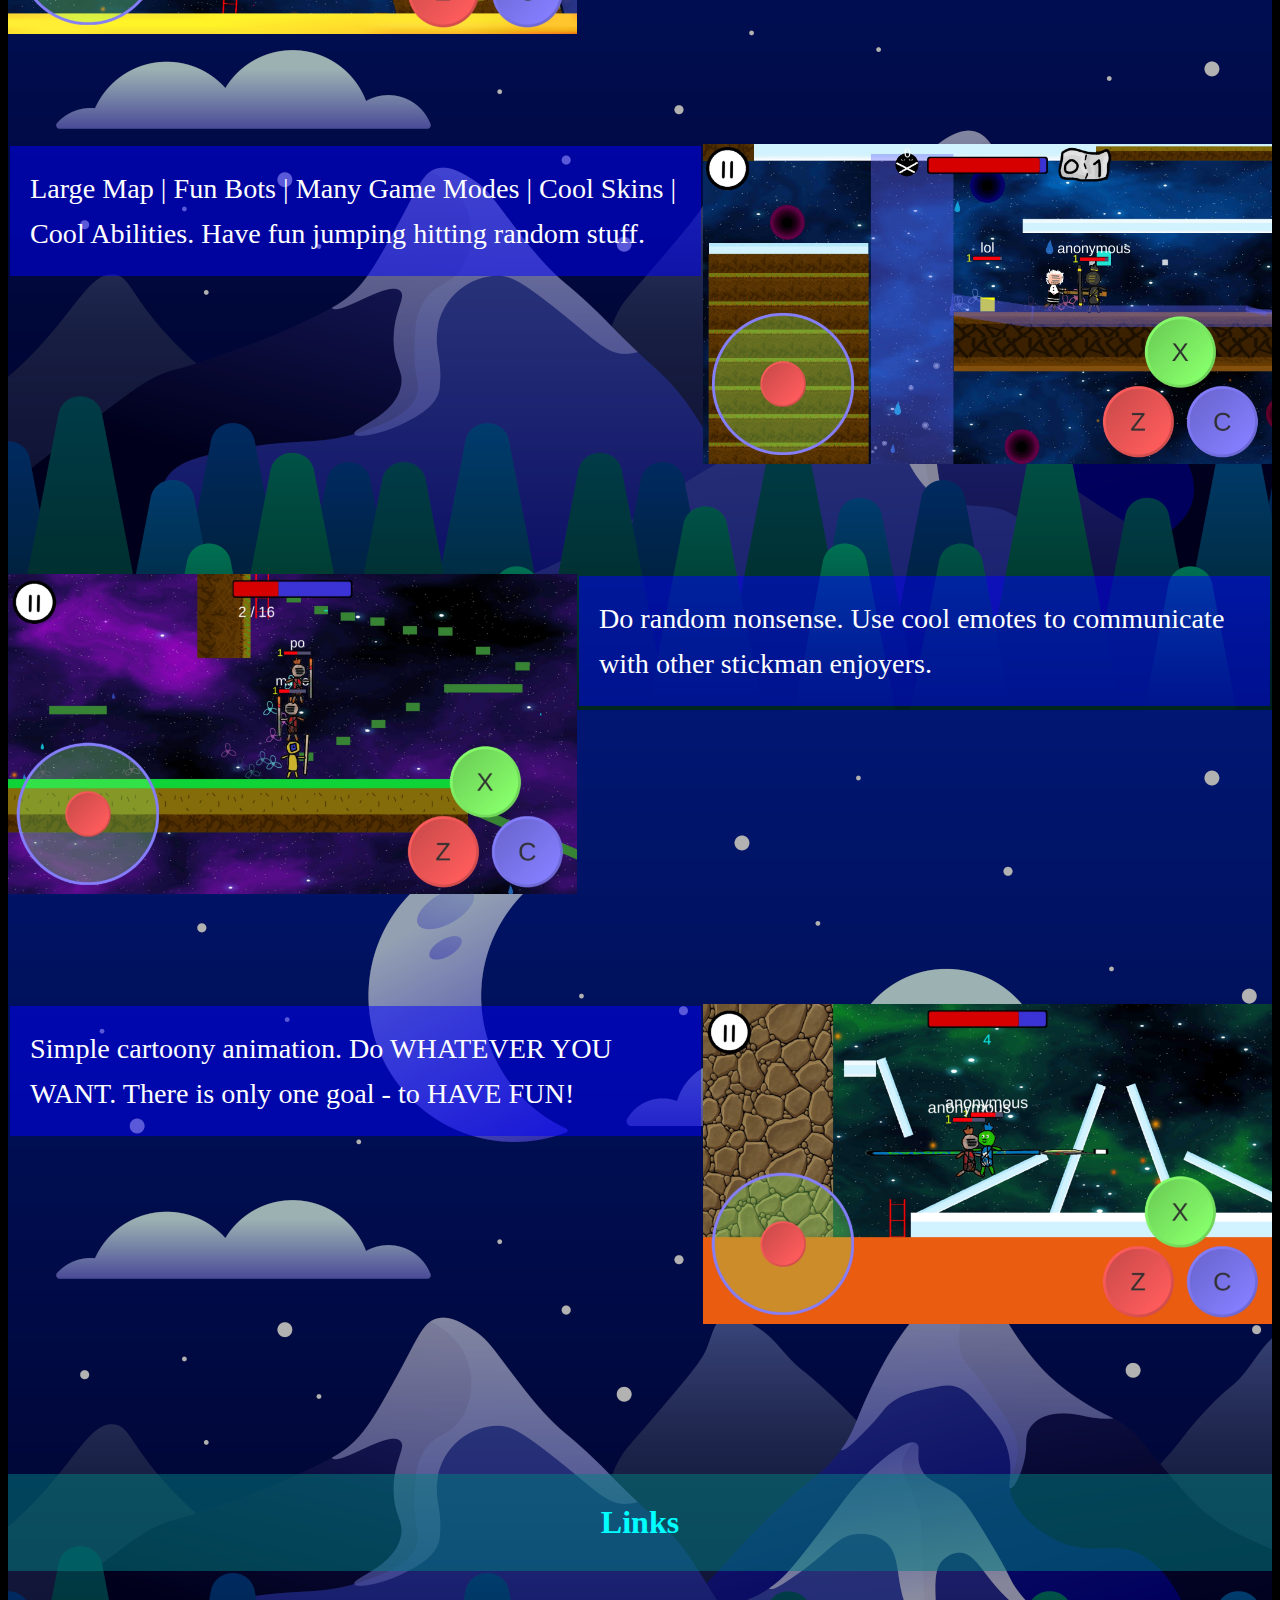
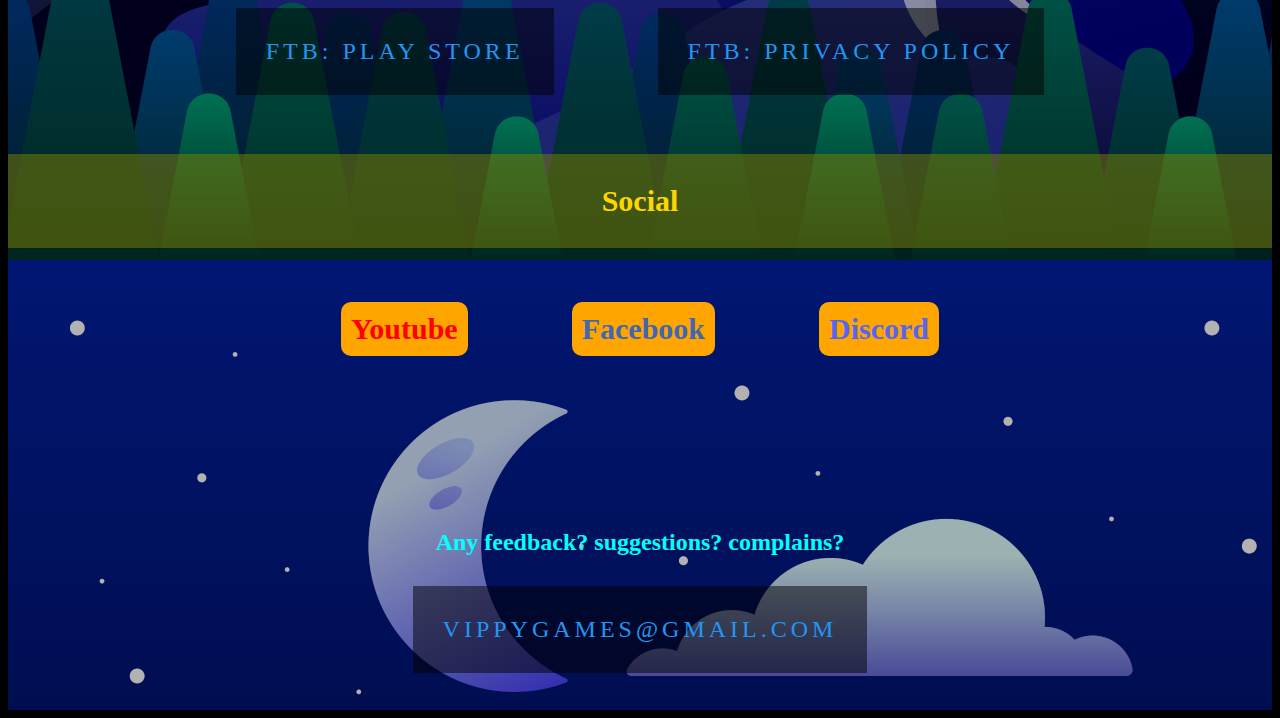
<file: ftb/home.html>
<!DOCTYPE html>

<head>
    <title>For The Battle</title>
    <meta name="description" content="FTB: Stickman Fighting PVP"/>

    <link rel="stylesheet" type="text/css" href="stylesheet.css" >
</head>

<body>
    <h1 style="font-size: 4em;">For The Battle</h1>
    <h2 class="covered" style="font-size: 2em;">
        <<< The coolest stickman fighting game out there! >>>
    </h2>

    <iframe src="https://www.youtube.com/embed/iNZGUknPSSQ?si=UlpB6yIax2f-aZiz" title="For The Battle" frameborder="0" allow="accelerometer; autoplay; clipboard-write; encrypted-media; gyroscope; picture-in-picture; web-share" referrerpolicy="strict-origin-when-cross-origin" allowfullscreen></iframe>


    <div class="image-with-description">
        <div class="image-description">
            Invite your friends gang into the unforgettable stickman fighting adventure!
        </div>
        <img src="images/image1.jpg" alt="Description of image" class="small-image">
    </div>

    <div class="image-with-description">
        <img src="images/image2.jpg" alt="Description of image" class="small-image">
        <div class="image-description">
            Whether tryhard or casual platformer enjoyer we assure you - having FUN is inevitable.
        </div>
    </div>

    <div class="image-with-description">
        <div class="image-description">
            Large Map | Fun Bots | Many Game Modes | Cool Skins | Cool Abilities. Have fun jumping hitting random stuff.
        </div>
        <img src="images/image3.jpg" alt="Description of image" class="small-image">
    </div>

    <div class="image-with-description">
        <img src="images/image4.jpg" alt="Description of image" class="small-image">
        <div class="image-description">
            Do random nonsense. Use cool emotes to communicate with other stickman enjoyers.
        </div>
    </div>

    <div class="image-with-description">
        <div class="image-description">
            Simple cartoony animation. Do WHATEVER YOU WANT. There is only one goal - to HAVE FUN!
        </div>
        <img src="images/image5.jpg" alt="Description of image" class="small-image">
    </div>

    <h2 class="covered" style="font-size: 2em; margin-top: 150px;">
        Links
    </h2>

    <div id="btnHolder">
        <a class="neonLight covered2" draggable="false" id="btnFTB" href="https://play.google.com/store/apps/details?id=com.VippyGames.ForTheBattle" target="_blank" >
            <span></span>
            <span></span>
            <span></span>
            <span></span>
            FTB: Play Store</a>

        <a class="neonLight covered2" draggable="false" id="btnBIANIC" href="https://vippy.games/policies/ftb" target="_blank" >
            <span></span>
            <span></span>
            <span></span>
            <span></span>
            FTB: Privacy Policy</a>
    </div>

    <h2 class="covered3" style="font-size: 30px; color: gold">
        Social
    </h2>


    <div id="socialHolder">
        <h2 class="social">
            <a class="social_a" style="color: #FF0000" href="https://www.youtube.com/channel/UCVrVe4UqPukz2yYUTCmv-wA" target="_blank">Youtube</a>
        </h2>
    
        <h2 class="social">
            <a class="social_a" style="color: #4267B2" href="https://www.facebook.com/VippyGames" target="_blank">Facebook</a>
        </h2>
    
        <h2 class="social">
            <a class="social_a" style="color: #5865F2" href="https://discord.gg/u4nQEq9MWr" target="_blank">Discord</a>
        </h2>
    </div>

    <footer>
        <h2>Any feedback? suggestions? complains?</h2>
        <a class="neonLight covered2" draggable="false" href="mailto:vippygames@gmail.com" target="_blank">
            <span></span>
            <span></span>
            <span></span>
            <span></span>
            vippygames@gmail.com</a>
      </footer>
</body>
</file>
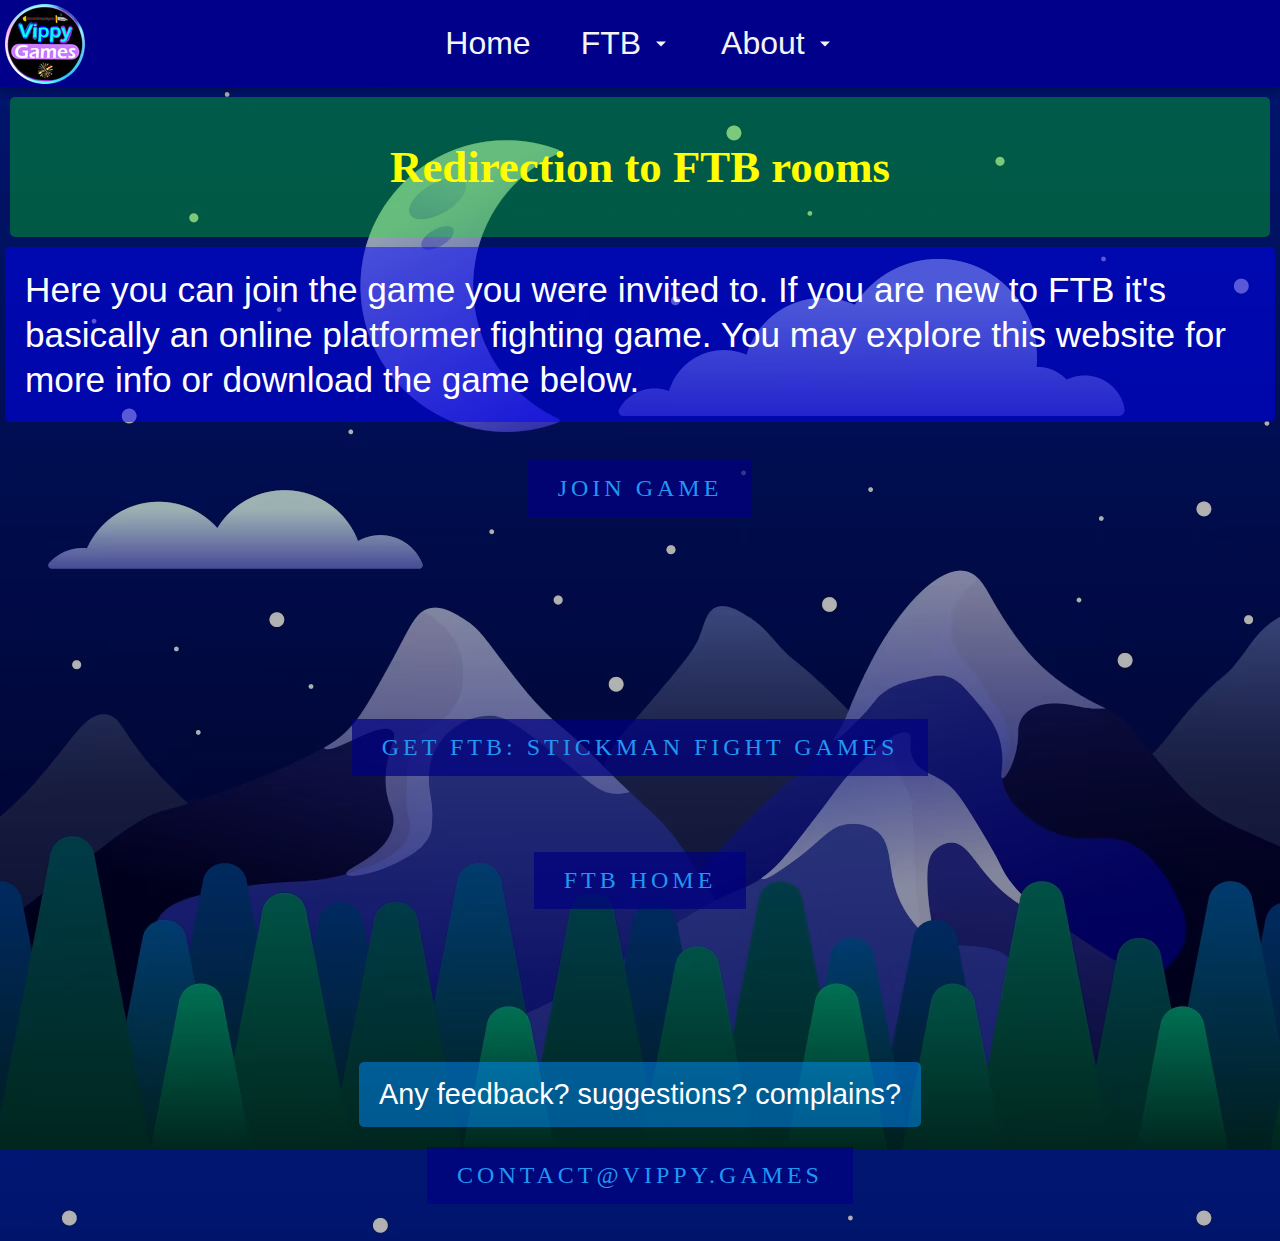
<file: ftb/redirect.html>
<!DOCTYPE html>
<html lang="en">
<head>
    <title>FTB: Redirection to rooms</title>
    <meta name="description" content="Stickman fight online. Platformer battle arena stick fighter games. Redirection to game rooms."/>
    <meta name="viewport" content="width=device-width, initial-scale=1.0">

    <link rel="stylesheet" type="text/css" href="../css/common/base.css">
    <link rel="stylesheet" type="text/css" href="../css/common/covers.css">
    <link rel="stylesheet" type="text/css" href="../css/common/holders.css">
    <link rel="stylesheet" type="text/css" href="../css/common/menu.css">
    <link rel="stylesheet" type="text/css" href="../css/common/neonlight.css" >
    <link rel="stylesheet" type="text/css" href="css/ftb_redirect.css" >
    
    <link rel="icon" href="images/ftb_logo.avif">
</head>

<body>
    <nav class="navbar">
        <a href="../index.html" class="navbar-logo-link">
            <img src="../images/vippy_games_logo_small.avif" alt="Vippy Games Logo" class="navbar-logo">
        </a>
        <button class="hamburger-menu">&#9776;</button>
        <ul class="nav-links">
            <li><a href="../index.html">Home</a></li>
            <li class="dropdown">
                <a href="#" class="dropdown-toggle">FTB</a>
                <div class="dropdown-content">
                    <a href="./index.html">Home</a>
                    <a href="./patch-notes/index.html">Patch Notes</a>
                </div>
            </li>
            <li class="dropdown">
                <a href="#" class="dropdown-toggle">About</a>
                <div class="dropdown-content">
                    <a href="./index.html#socialHeader" class="scroll-link">Newsletter</a>
                    <a href="../contact.html">Contact</a>
                    <a target="_blank" href="https://drive.google.com/drive/folders/1lIa9rBfku5IrXSfCyYw1zHRT5wyoIgvw?usp=drive_link">Press Kit</a>
                </div>
            </li>
        </ul>
    </nav>

    <h1 class="header-cover">
        Redirection to FTB rooms
    </h1>

    <p class="cover">
        Here you can join the game you were invited to. If you are new to FTB it's basically an online platformer fighting game. You may explore this website for more info or download the game below.
    </p>

    <br><br>
    <div class="btnHolder">
        <a id="gameLink" class="neonLight" draggable="false" href="https://play.google.com/store/apps/details?id=com.VippyGames.ForTheBattle" target="_blank" >
            <span></span>
            <span></span>
            <span></span>
            <span></span>
            Join Game</a>
    </div>

    <br><br><br><br><br><br><br><br><br>

    <div class="btnHolder">
        <a class="neonLight" draggable="false" href="https://play.google.com/store/apps/details?id=com.VippyGames.ForTheBattle" target="_blank" >
            <span></span>
            <span></span>
            <span></span>
            <span></span>
            Get FTB: Stickman Fight Games</a>
    </div>

    <br><br>
    <div class="btnHolder">
        <a class="neonLight" draggable="false" href="./index.html" >
            <span></span>
            <span></span>
            <span></span>
            <span></span>
            FTB Home</a>
    </div>

    <footer>
        <p class="cover-footer">Any feedback? suggestions? complains?</p>
        <br>
        <a class="neonLight" draggable="false" href="mailto:contact@vippy.games" target="_blank">
            <span></span>
            <span></span>
            <span></span>
            <span></span>
            contact@vippy.games</a>
    </footer>

    <script src="../js/menu.js"></script>
    <script>
        FTB_BASE_URL = "forthebattle://game"

        const url = new URL(window.location.href);
        const roomName = url.searchParams.get("roomName");

        let urlToOpen = FTB_BASE_URL
        if (roomName) {
            urlToOpen += `?roomName=${encodeURIComponent(roomName)}`;
        }

        document.getElementById('gameLink').href = urlToOpen

    </script>
</body>
</html>
</file>
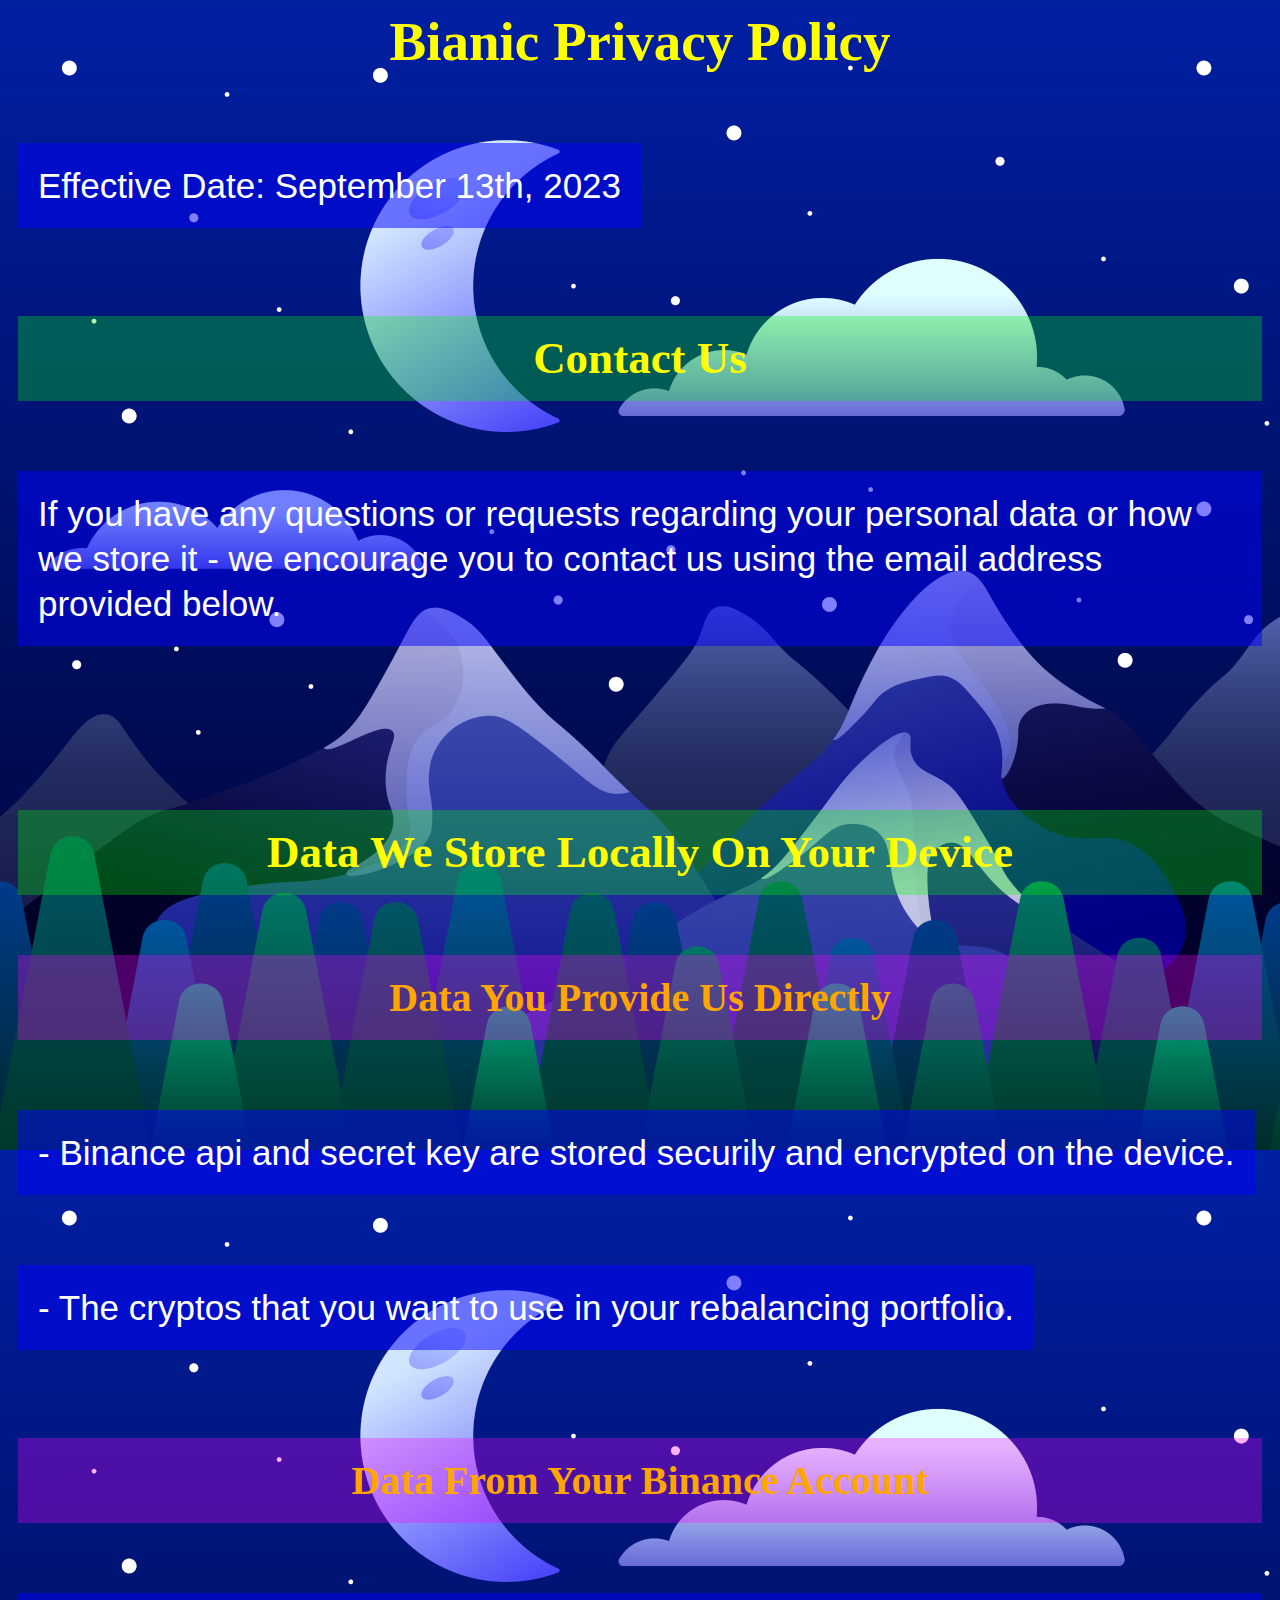
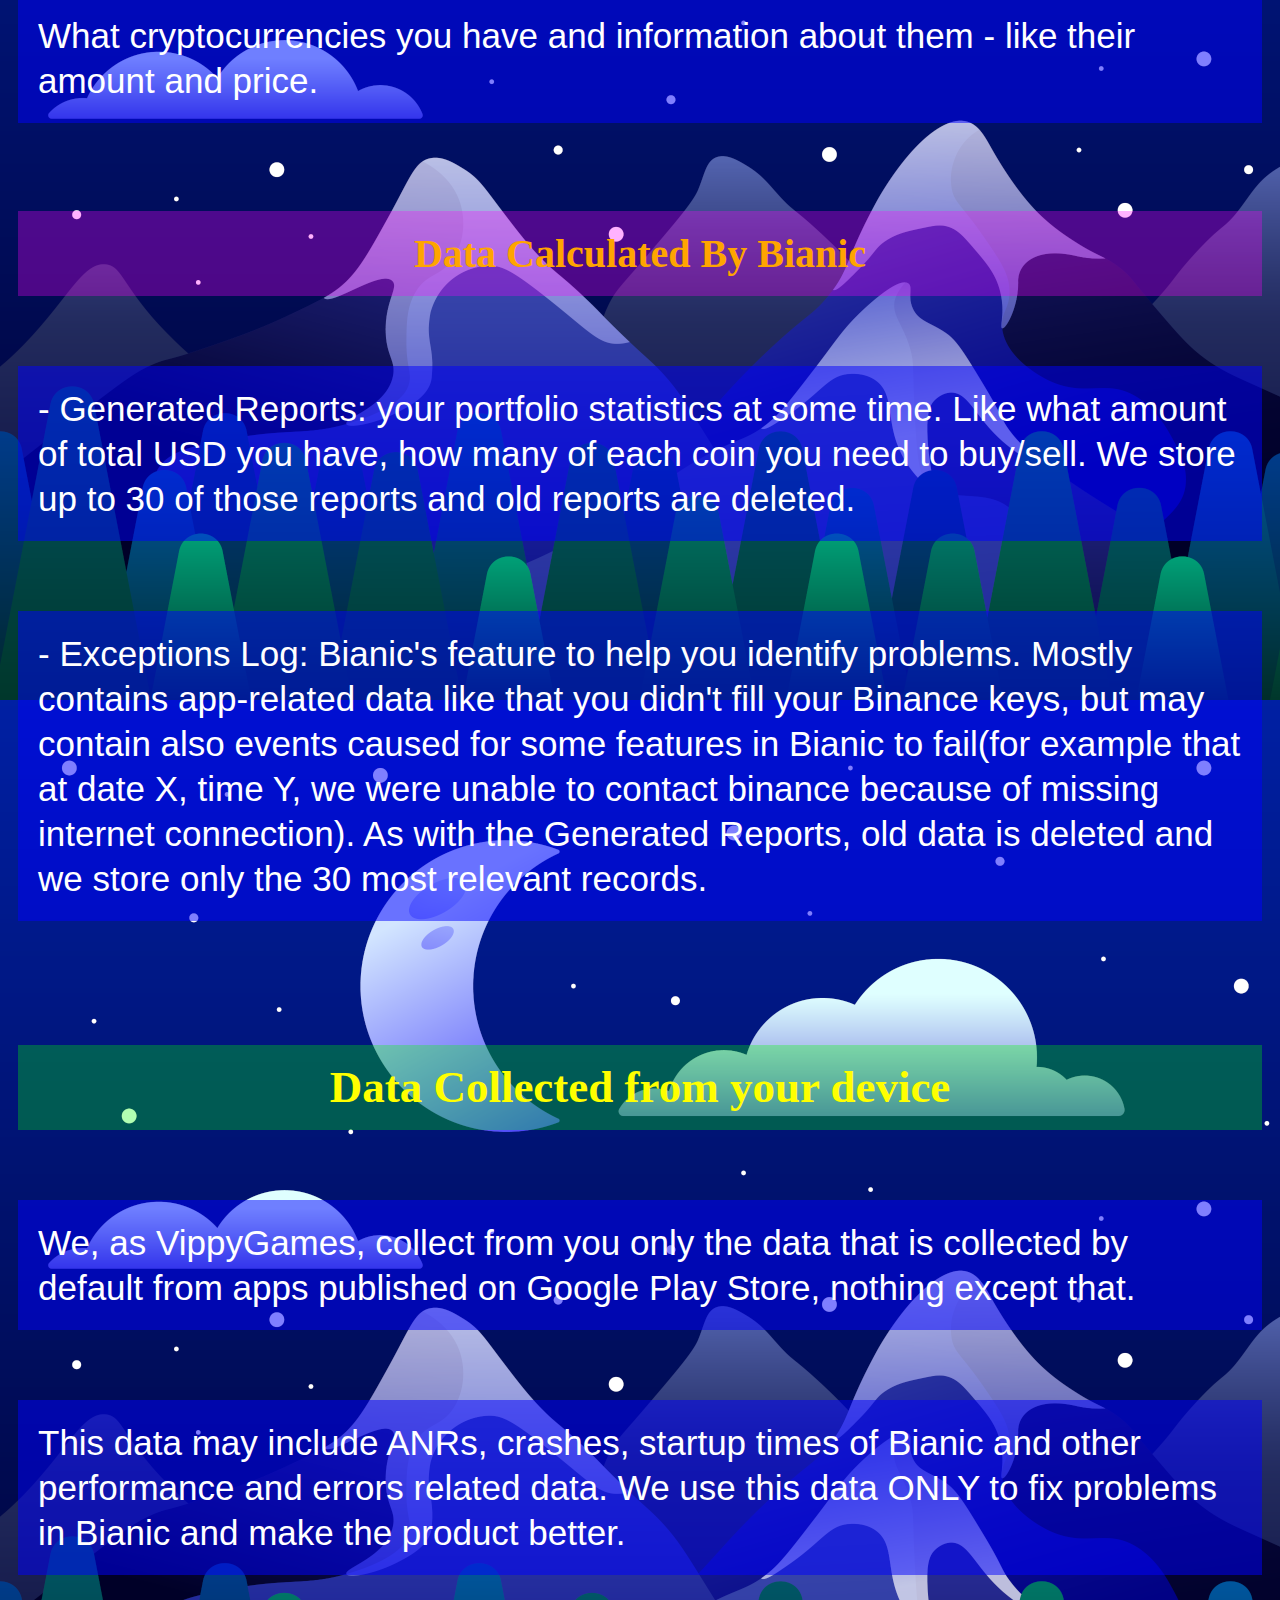
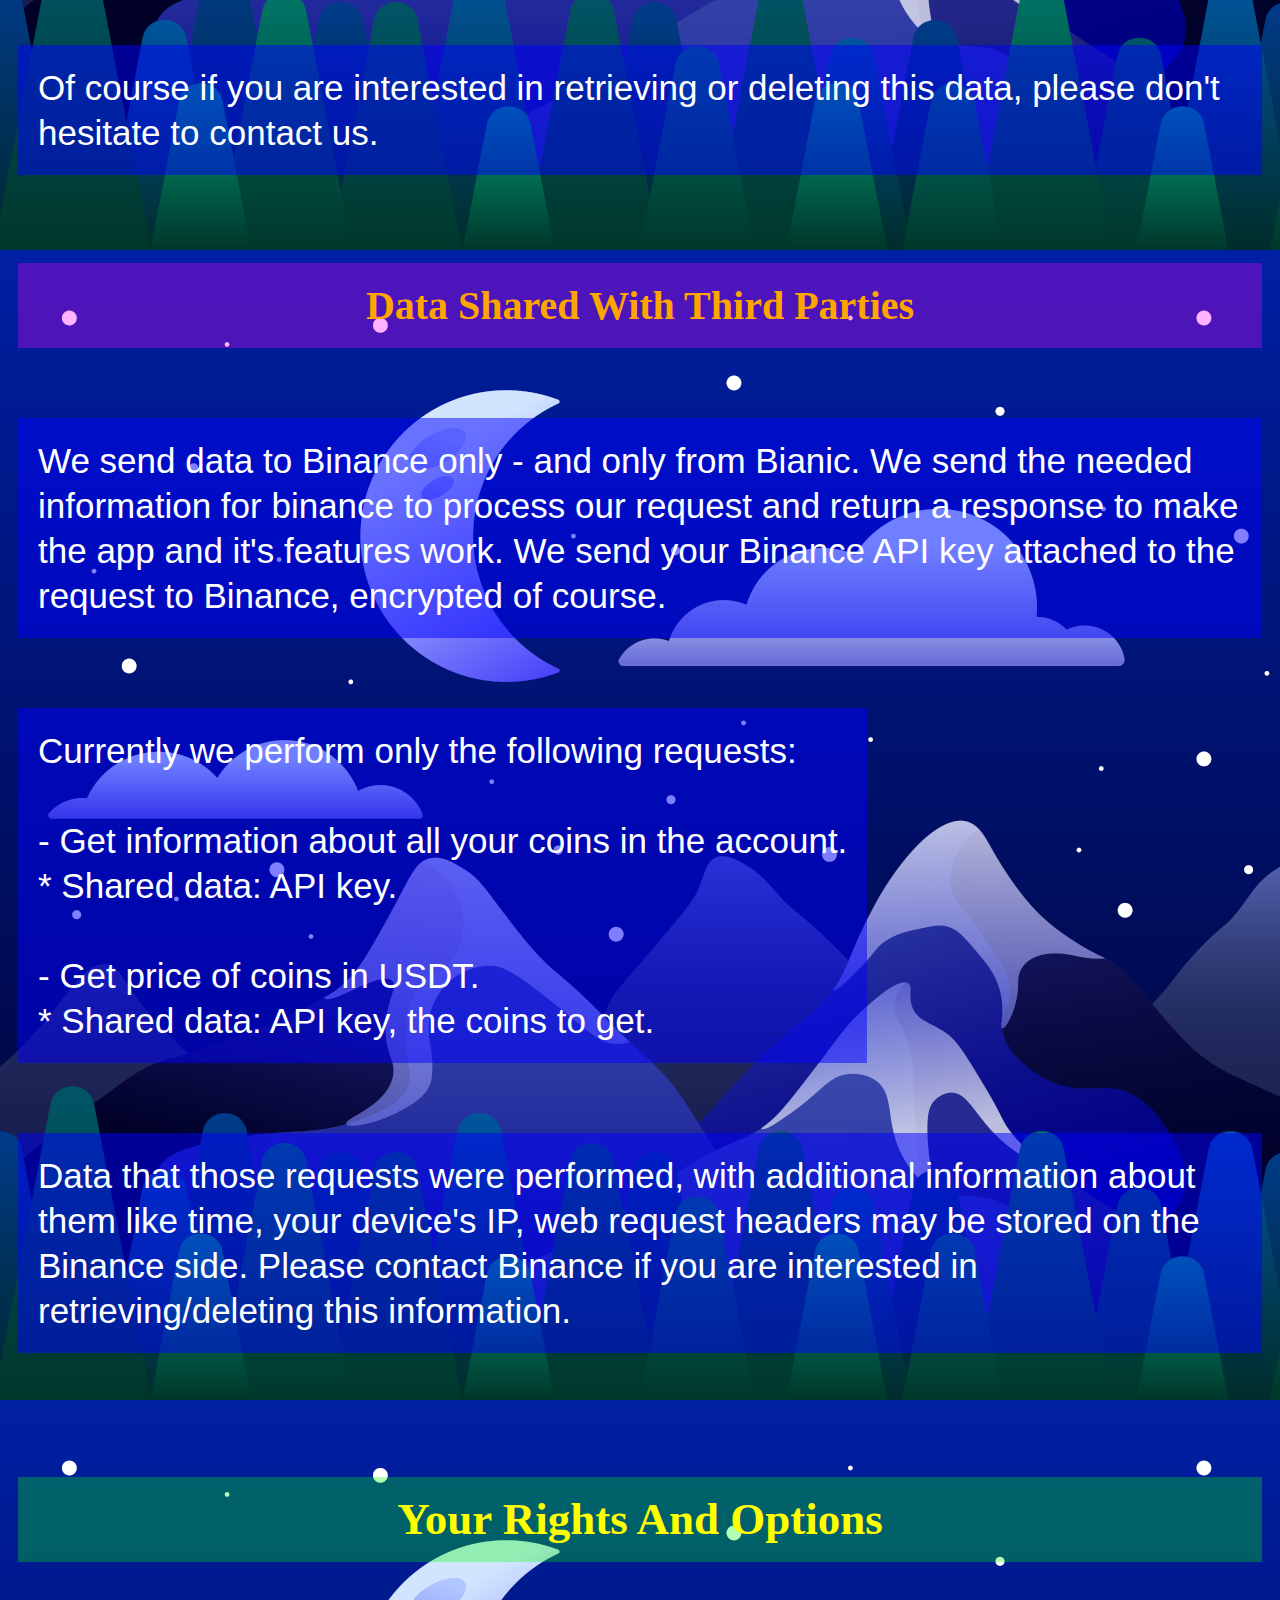
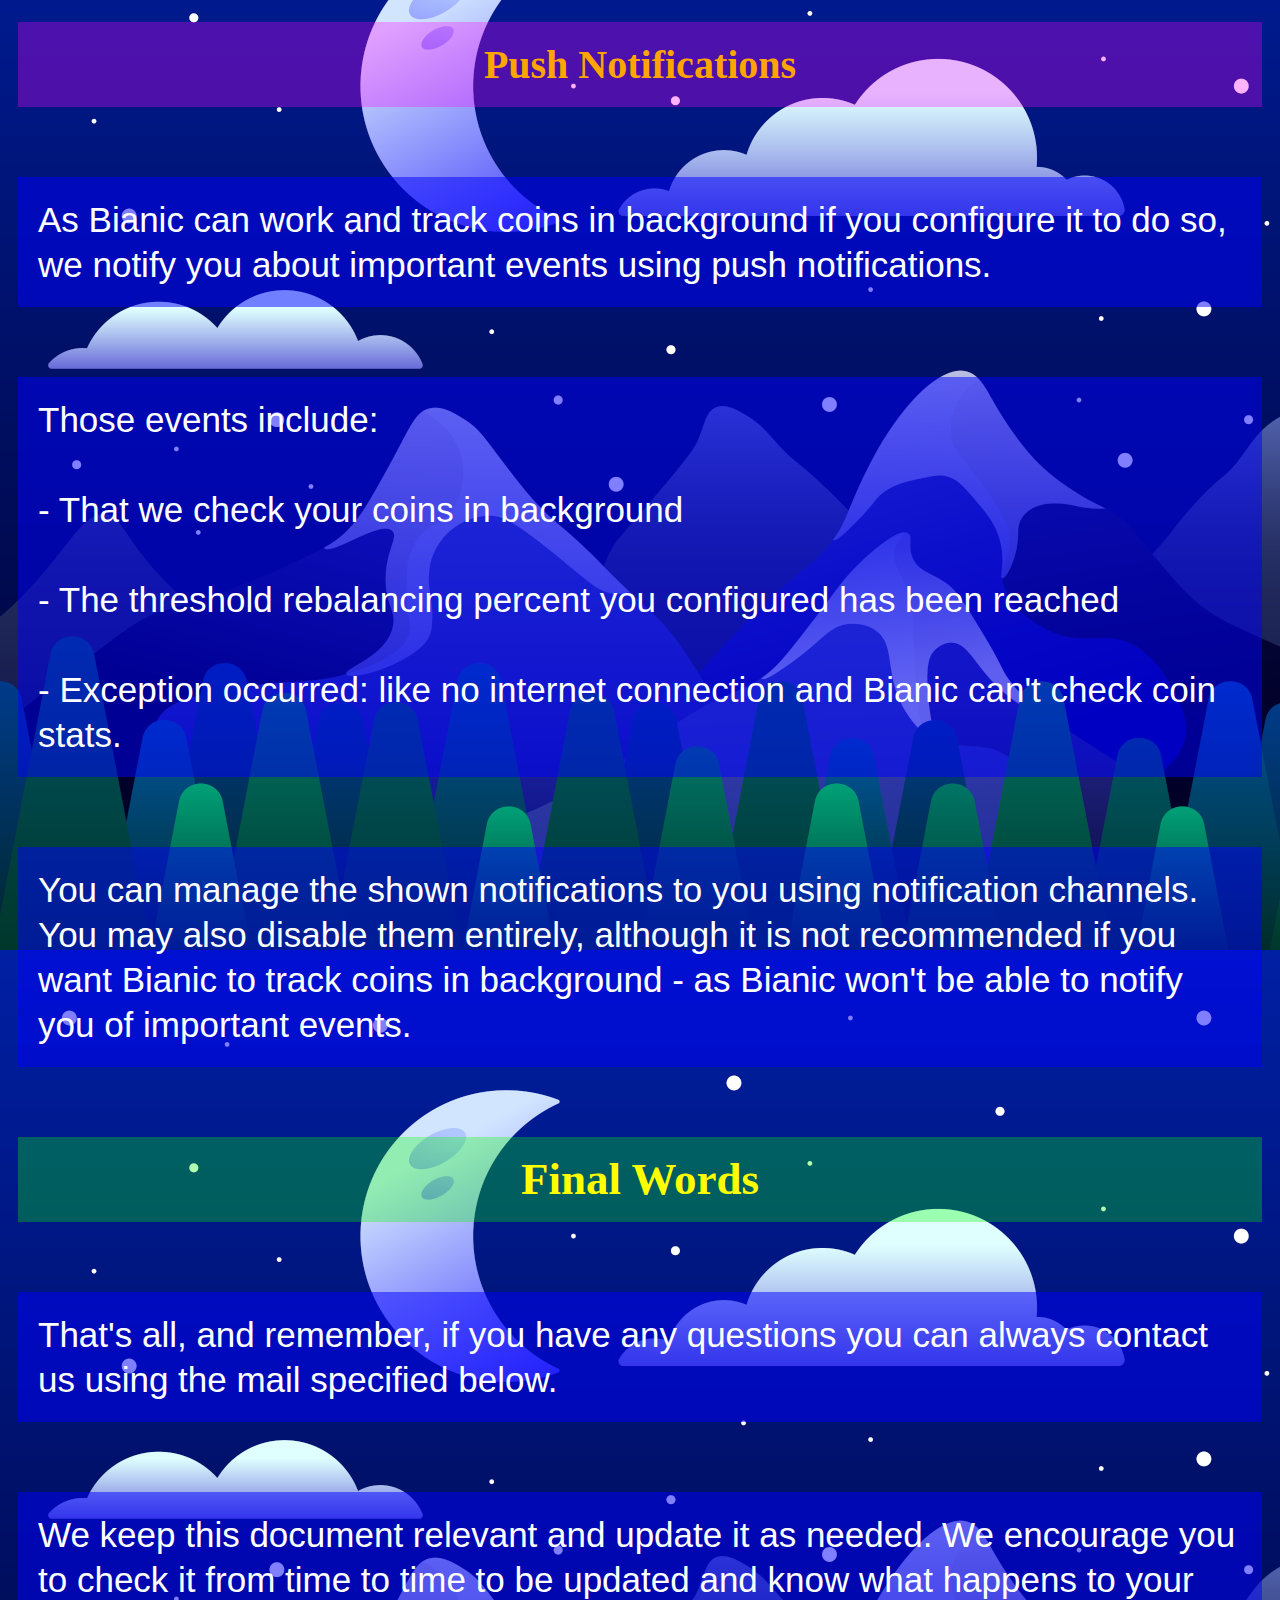
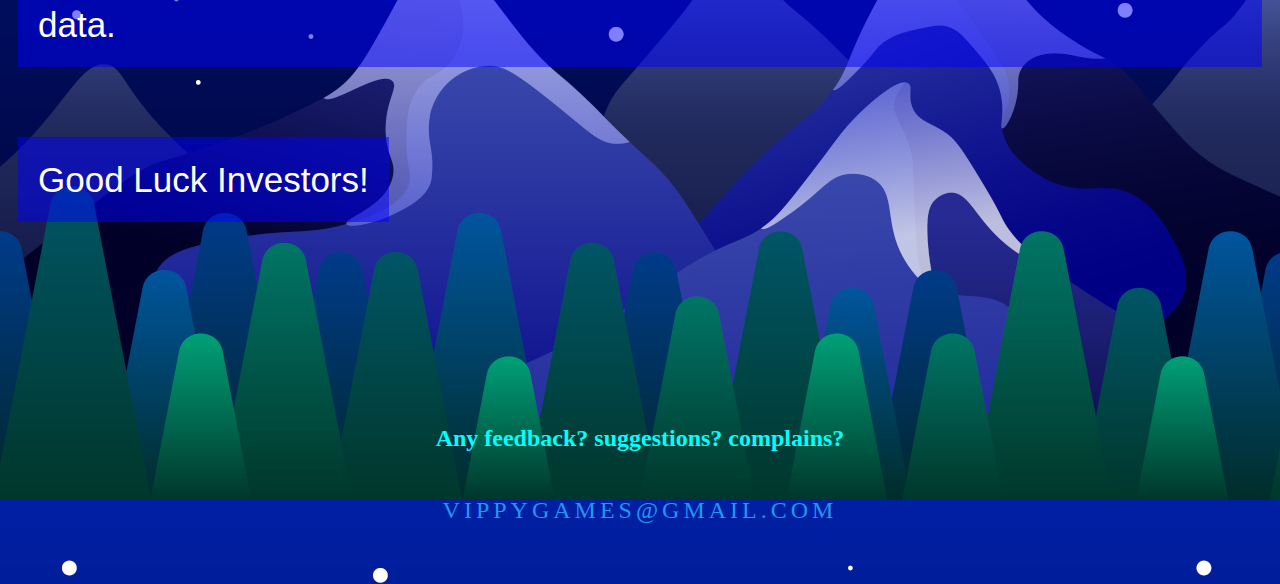
<file: policies/bianic.html>
<!DOCTYPE html>

<head>
    <title>Vippy Games</title>
    <meta name="description" content="Bianic: Easy Binance portfolio rebalance. Cryptocurrencies livecoinwatch & Asset Manage."/>

    <link rel="stylesheet" type="text/css" href="../stylesheet.css" >
    <link rel="stylesheet" type="text/css" href="policy_style.css" >

</head>

<body>
<h1 style="font-size: 55px;">Bianic Privacy Policy</h1>

<p class="policy">
    Effective Date: September 13th, 2023
</p>
<br>
<br>
<h1 class="header_policy" > Contact Us </h1>
<p class="policy">
    If you have any questions or requests regarding your personal data or how we store it - we encourage you to contact us using the email address provided below.
<p>

<br>
<br>
<br>
<br>

<h1 class="header_policy" > Data We Store Locally On Your Device </h1>
<h2 class="subheader_policy" > Data You Provide Us Directly </h2>
<p class="policy">
    - Binance api and secret key are stored securily and encrypted on the device.
</p>
<p class="policy">
    - The cryptos that you want to use in your rebalancing portfolio.
</p>

<br>
<br>

<h1 class="subheader_policy" > Data From Your Binance Account </h1>
<p class="policy">
    What cryptocurrencies you have and information about them - like their amount and price.
</p>

<br>
<br>

<h1 class="subheader_policy" > Data Calculated By Bianic </h1>
<p class="policy">
    - Generated Reports: your portfolio statistics at some time. Like what amount of total USD you have, how many of each coin you need to buy/sell. We store up to 30 of those reports and old reports are deleted.
</p>
<p class="policy">
    - Exceptions Log: Bianic's feature to help you identify problems. Mostly contains app-related data like that you didn't fill your Binance keys, but may contain also events caused for some features in Bianic to fail(for example that at date X, time Y, we were unable to contact binance because of missing internet connection). As with the Generated Reports, old data is deleted and we store only the 30 most relevant records.
</p>

<br>
<br>
<br>
<br>

<h1 class="header_policy" > Data Collected from your device </h1>
<p class="policy">
    We, as VippyGames, collect from you only the data that is collected by default from apps published on Google Play Store, nothing except that.
</p>
<p class="policy">
    This data may include ANRs, crashes, startup times of Bianic and other performance and errors related data. We use this data ONLY to fix problems in Bianic and make the product better.
</p>
<p class="policy">
    Of course if you are interested in retrieving or deleting this data, please don't hesitate to contact us.
</p>

<br>
<br>

<h1 class="subheader_policy" > Data Shared With Third Parties </h1>
<p class="policy">
    We send data to Binance only - and only from Bianic. We send the needed information for binance to process our request and return a response to make the app and it's features work. We send your Binance API key attached to the request to Binance, encrypted of course.
</p>
<p class="policy">
    Currently we perform only the following requests:
    <br>
    <br>
    - Get information about all your coins in the account.
    <br>
    * Shared data: API key.
    <br>
    <br>
    - Get price of coins in USDT.
    <br>
    * Shared data: API key, the coins to get.
</p>

<p class="policy">
    Data that those requests were performed, with additional information about them like time, your device's IP, web request headers may be stored on the Binance side. Please contact Binance if you are interested in retrieving/deleting this information.
</p>

<br>
<br>
<br>
<br>

<h1 class="header_policy" > Your Rights And Options </h1>
<h1 class="subheader_policy" > Push Notifications </h1>
<p class="policy">
    As Bianic can work and track coins in background if you configure it to do so, we notify you about important events using push notifications.
</p>

<p class="policy">
    Those events include:
    <br>
    <br>
    - That we check your coins in background
    <br>
    <br>
    - The threshold rebalancing percent you configured has been reached
    <br>
    <br>
    - Exception occurred: like no internet connection and Bianic can't check coin stats.
</p>

<p class="policy">
    You can manage the shown notifications to you using notification channels. You may also disable them entirely, although it is not recommended if you want Bianic to track coins in background - as Bianic won't be able to notify you of important events.
</p>

<h1 class="header_policy" > Final Words </h1>
<p class="policy">
    That's all, and remember, if you have any questions you can always contact us using the mail specified below.
</p>
<p class="policy">
    We keep this document relevant and update it as needed. We encourage you to check it from time to time to be updated and know what happens to your data.
</p>
<p class="policy">
    Good Luck Investors!
</p>

    <footer>
        <h2>Any feedback? suggestions? complains?</h2>
        <a class="neonLight" draggable="false" href="mailto:vippygames@gmail.com" target="_blank">
            <span></span>
            <span></span>
            <span></span>
            <span></span>
            vippygames@gmail.com</a>
      </footer>

</body>
</file>
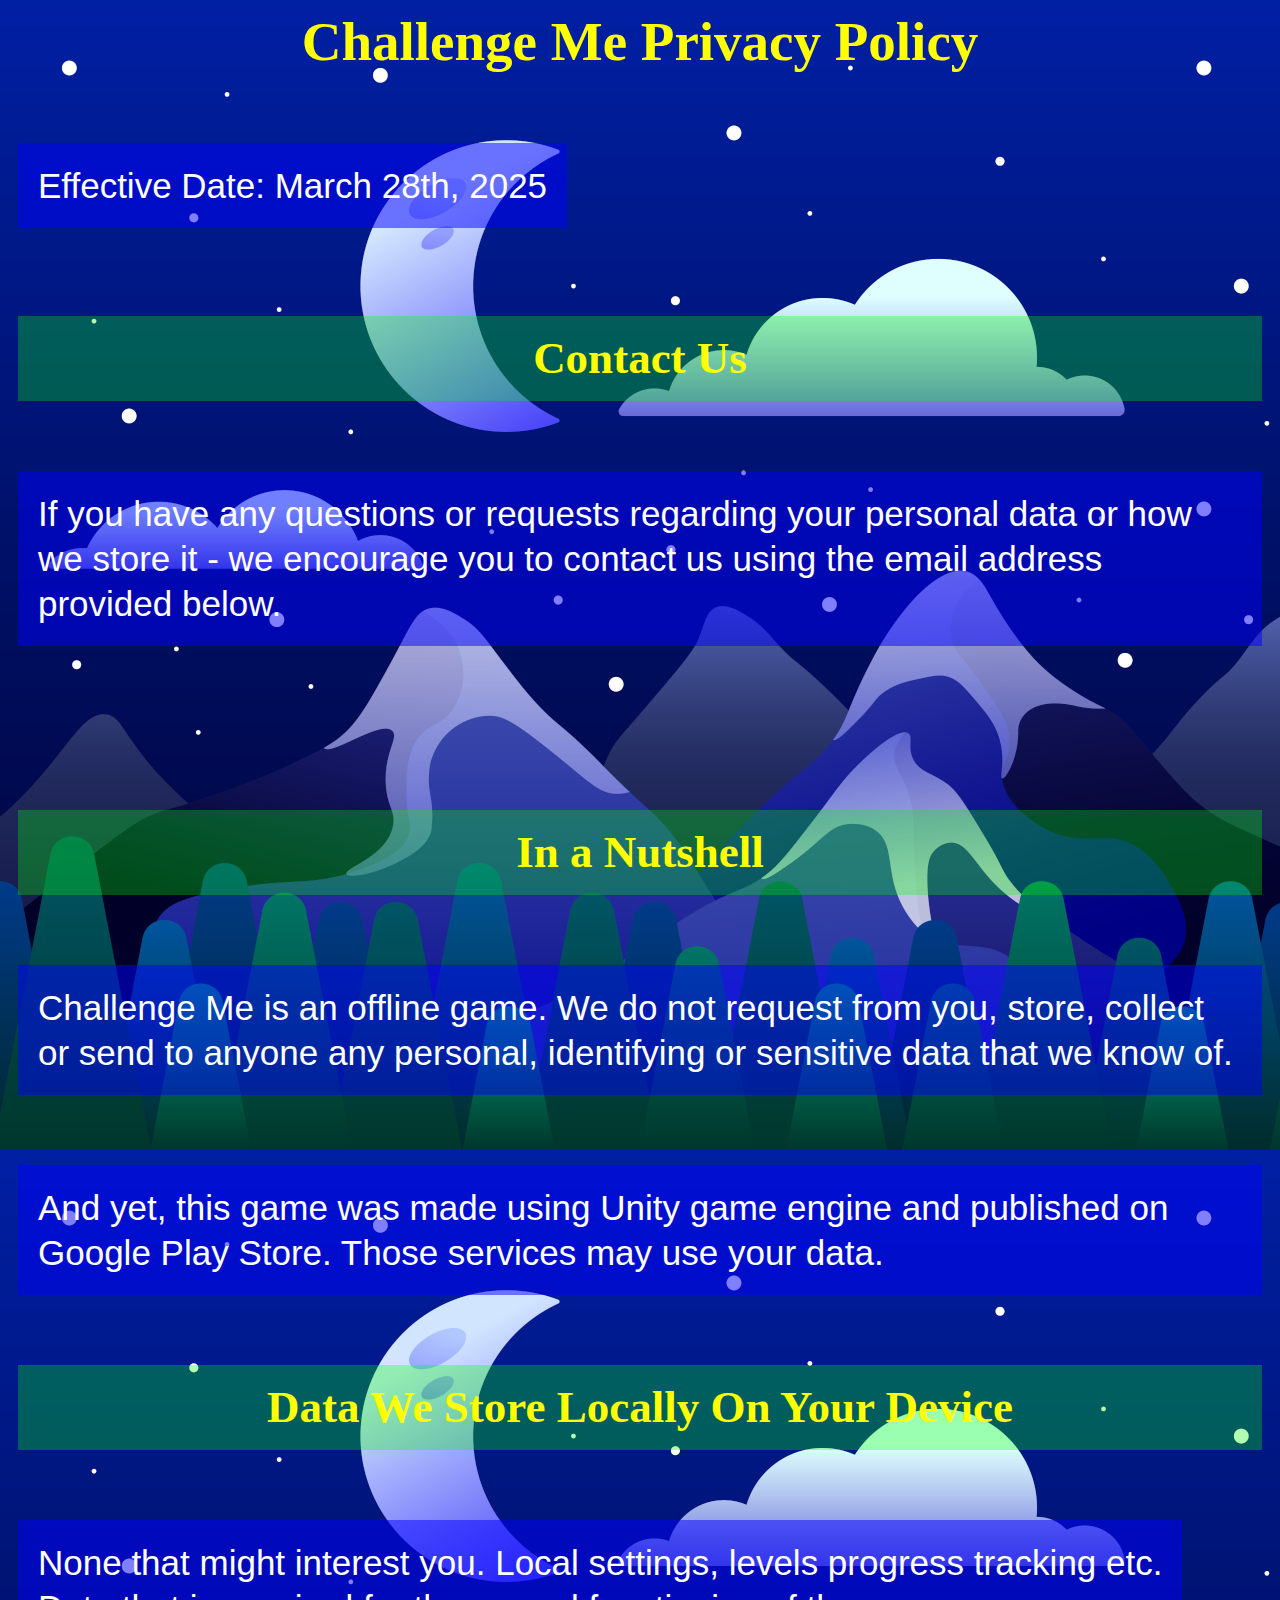
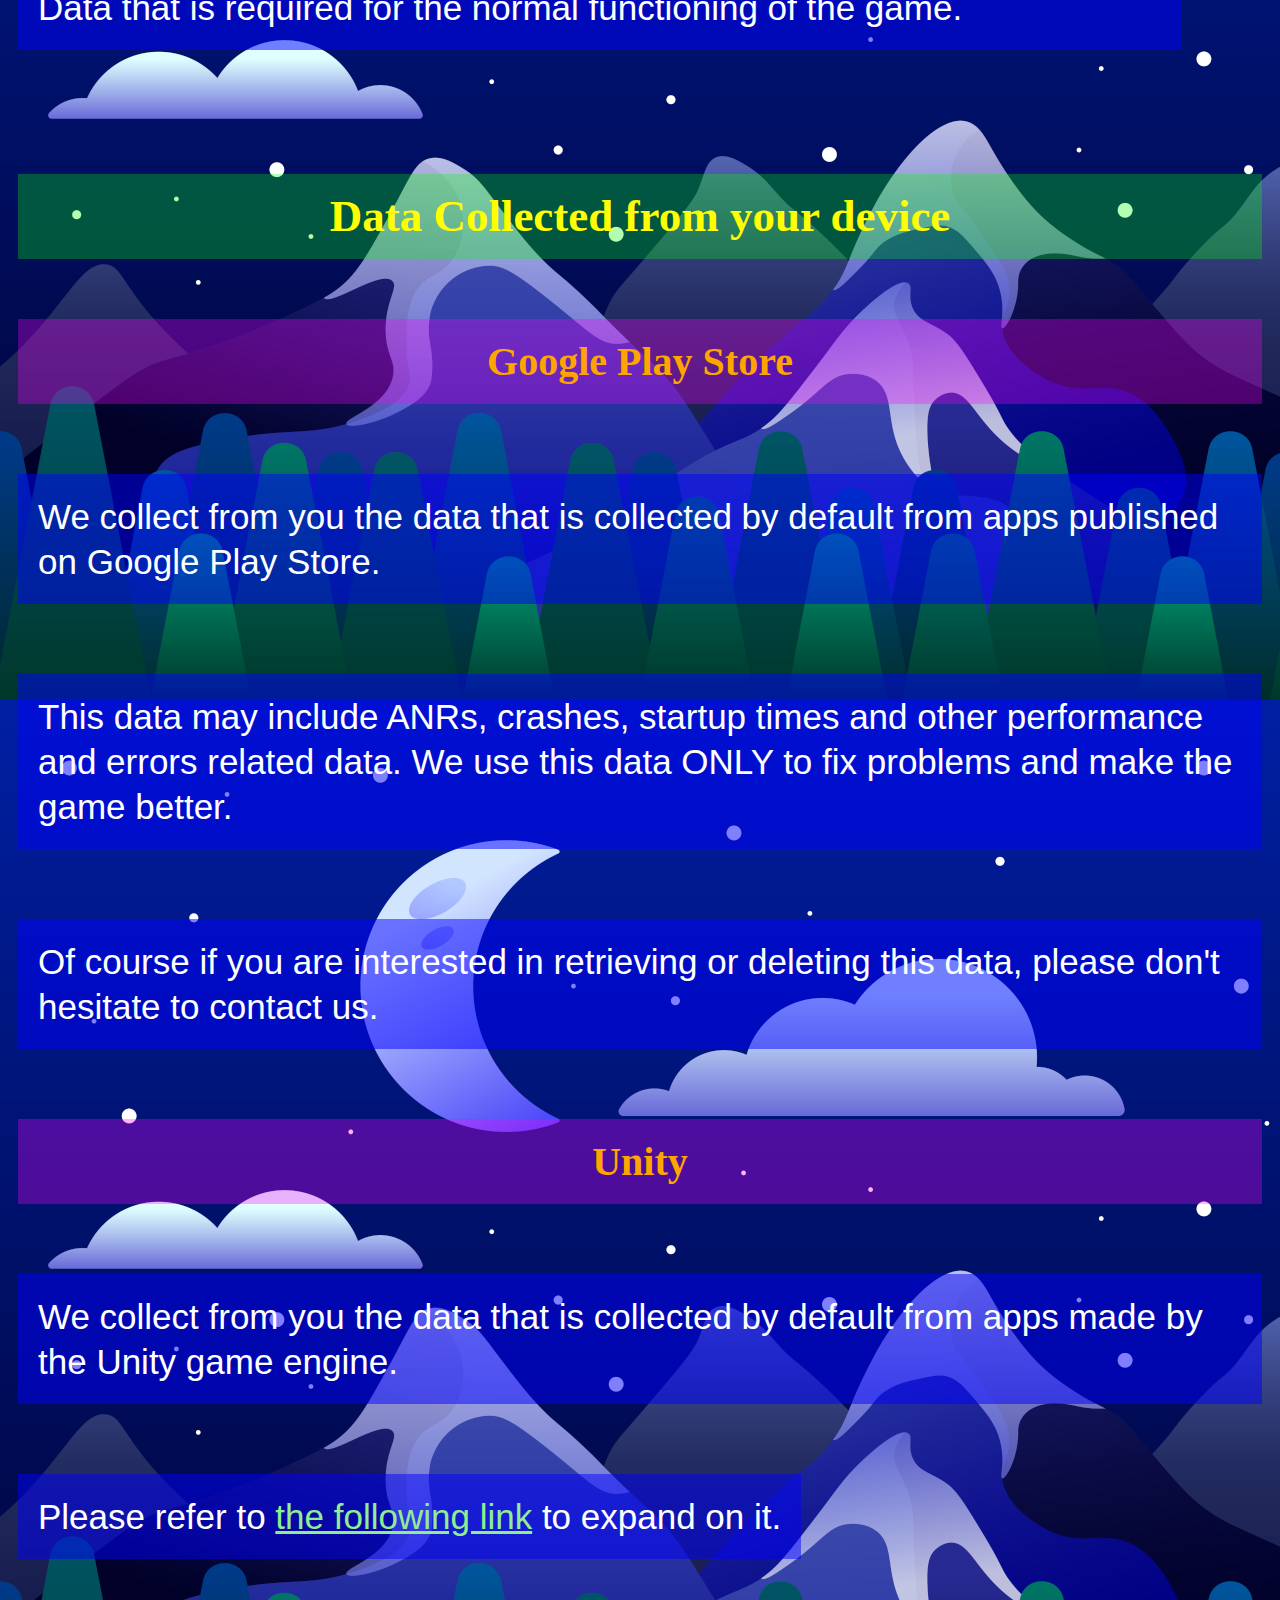
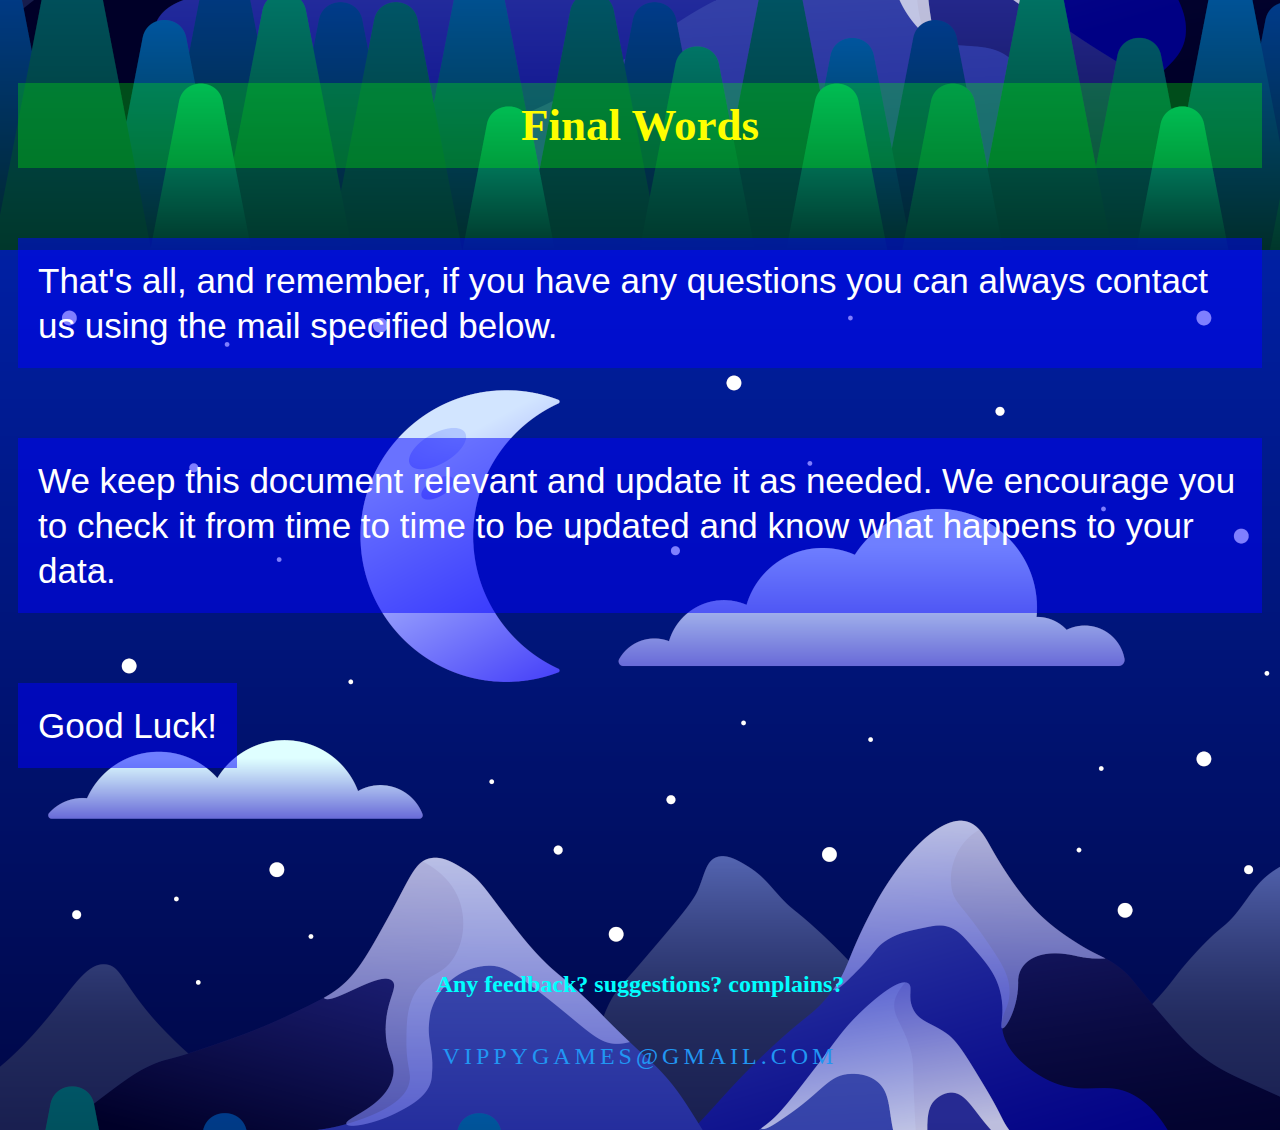
<file: policies/challenge_me.html>
<!DOCTYPE html>

<head>
    <title>Vippy Games</title>
    <meta name="description" content="Challenge Me: Hard Mini Games"/>

    <link rel="stylesheet" type="text/css" href="../stylesheet.css" >
    <link rel="stylesheet" type="text/css" href="policy_style.css" >
    <link rel="stylesheet" type="text/css" href="policy_link.css" >

</head>

<body>
<h1 style="font-size: 55px;">Challenge Me Privacy Policy</h1>

<p class="policy">
    Effective Date: March 28th, 2025
</p>
<br>
<br>
<h1 class="header_policy" > Contact Us </h1>
<p class="policy">
    If you have any questions or requests regarding your personal data or how we store it - we encourage you to contact us using the email address provided below.
<p>

<br>
<br>
<br>
<br>

<h1 class="header_policy" > In a Nutshell </h1>
<p class="policy">
    Challenge Me is an offline game. We do not request from you, store, collect or send to anyone any personal, identifying or sensitive data that we know of.
</p>
<p class="policy">
    And yet, this game was made using Unity game engine and published on Google Play Store. Those services may use your data.
</p>

<h1 class="header_policy" > Data We Store Locally On Your Device </h1>
<p class="policy">
    None that might interest you. Local settings, levels progress tracking etc.
    <br>
    Data that is required for the normal functioning of the game.
</p>

<br>
<br>
<br>
<br>

<h1 class="header_policy" > Data Collected from your device </h1>
<h1 class="subheader_policy" > Google Play Store </h1>
<p class="policy">
    We collect from you the data that is collected by default from apps published on Google Play Store.
</p>
<p class="policy">
    This data may include ANRs, crashes, startup times and other performance and errors related data. We use this data ONLY to fix problems and make the game better.
</p>
<p class="policy">
    Of course if you are interested in retrieving or deleting this data, please don't hesitate to contact us.
</p>

<h1 class="subheader_policy" > Unity </h1>
<p class="policy">
    We collect from you the data that is collected by default from apps made by the Unity game engine.
</p>
<p class="policy">
    Please refer to <a class="policy_link" href="https://unity.com/legal/privacy-policy"> the following link</a> to expand on it.
</p>

<br>
<br>
<br>
<br>

<h1 class="header_policy" > Final Words </h1>
<p class="policy">
    That's all, and remember, if you have any questions you can always contact us using the mail specified below.
</p>
<p class="policy">
    We keep this document relevant and update it as needed. We encourage you to check it from time to time to be updated and know what happens to your data.
</p>
<p class="policy">
    Good Luck!
</p>

    <footer>
        <h2>Any feedback? suggestions? complains?</h2>
        <a class="neonLight" draggable="false" href="mailto:vippygames@gmail.com" target="_blank">
            <span></span>
            <span></span>
            <span></span>
            <span></span>
            vippygames@gmail.com</a>
      </footer>

</body>
</file>
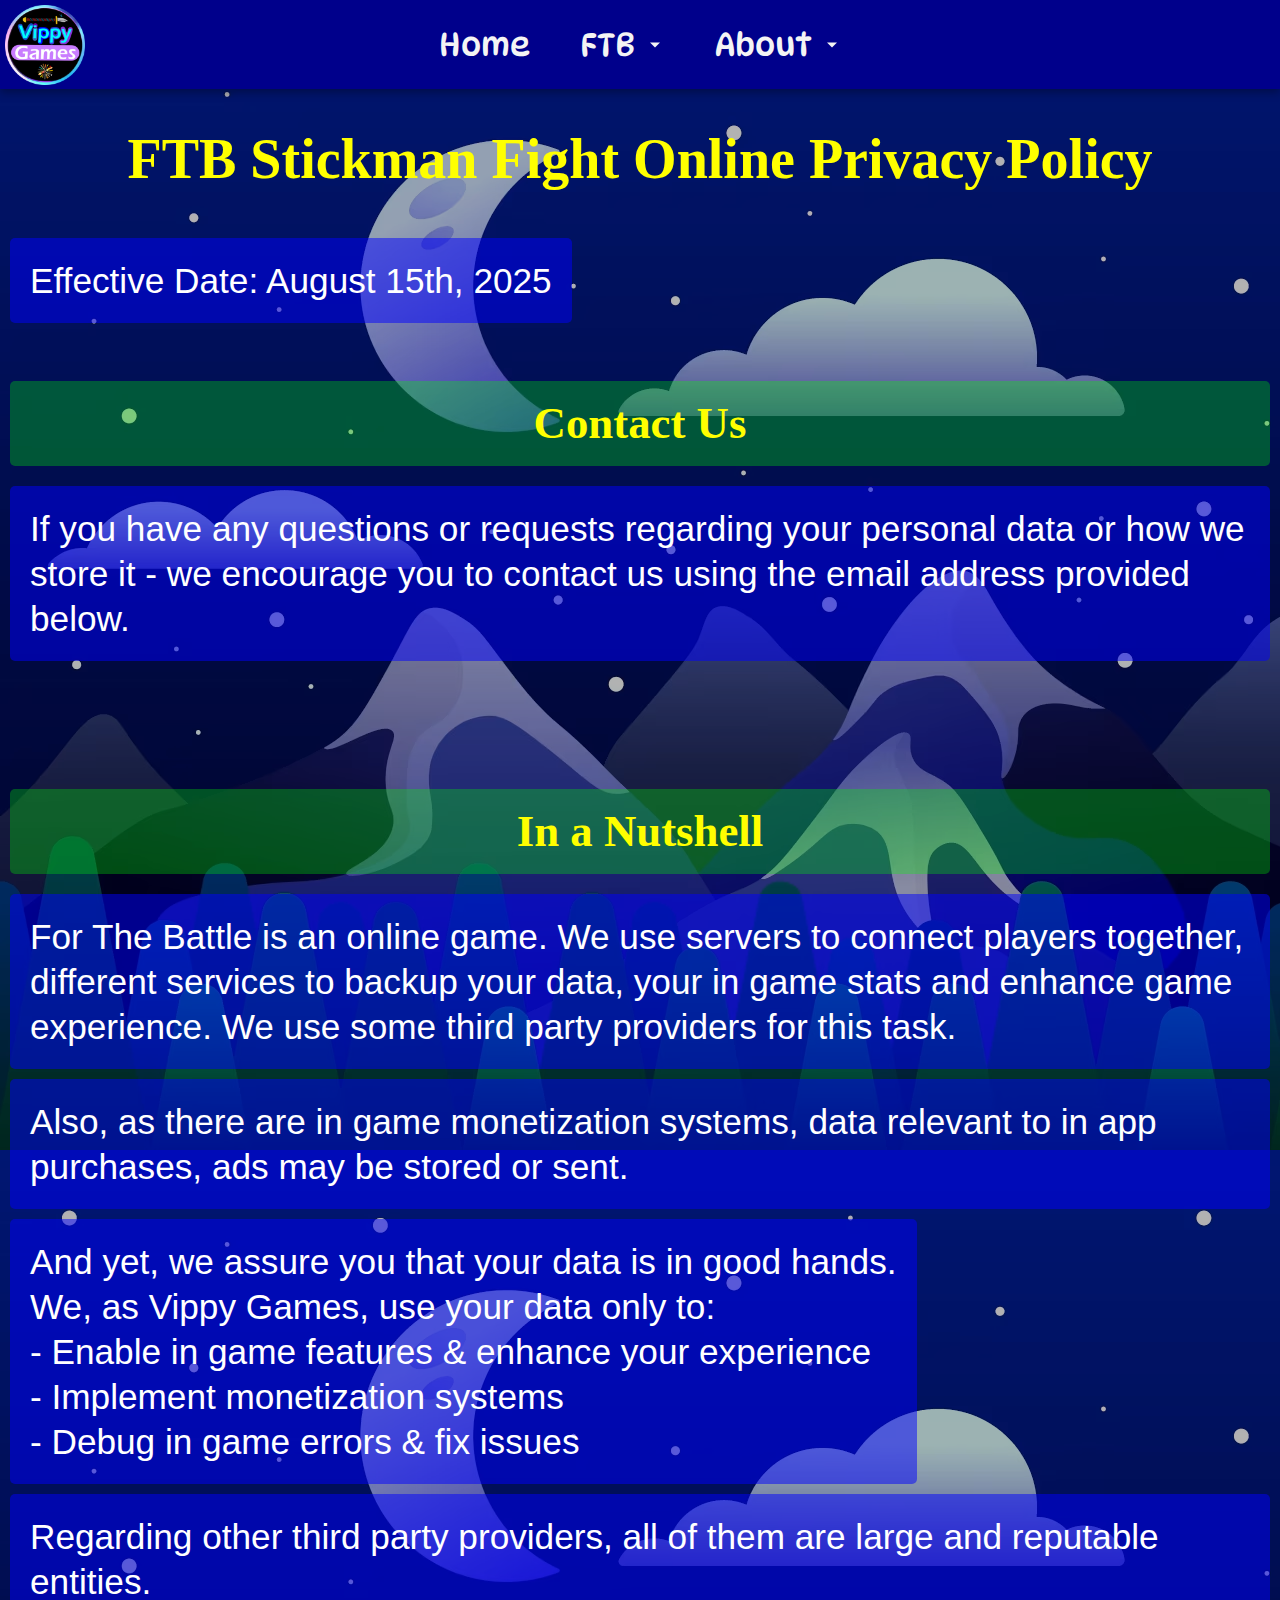
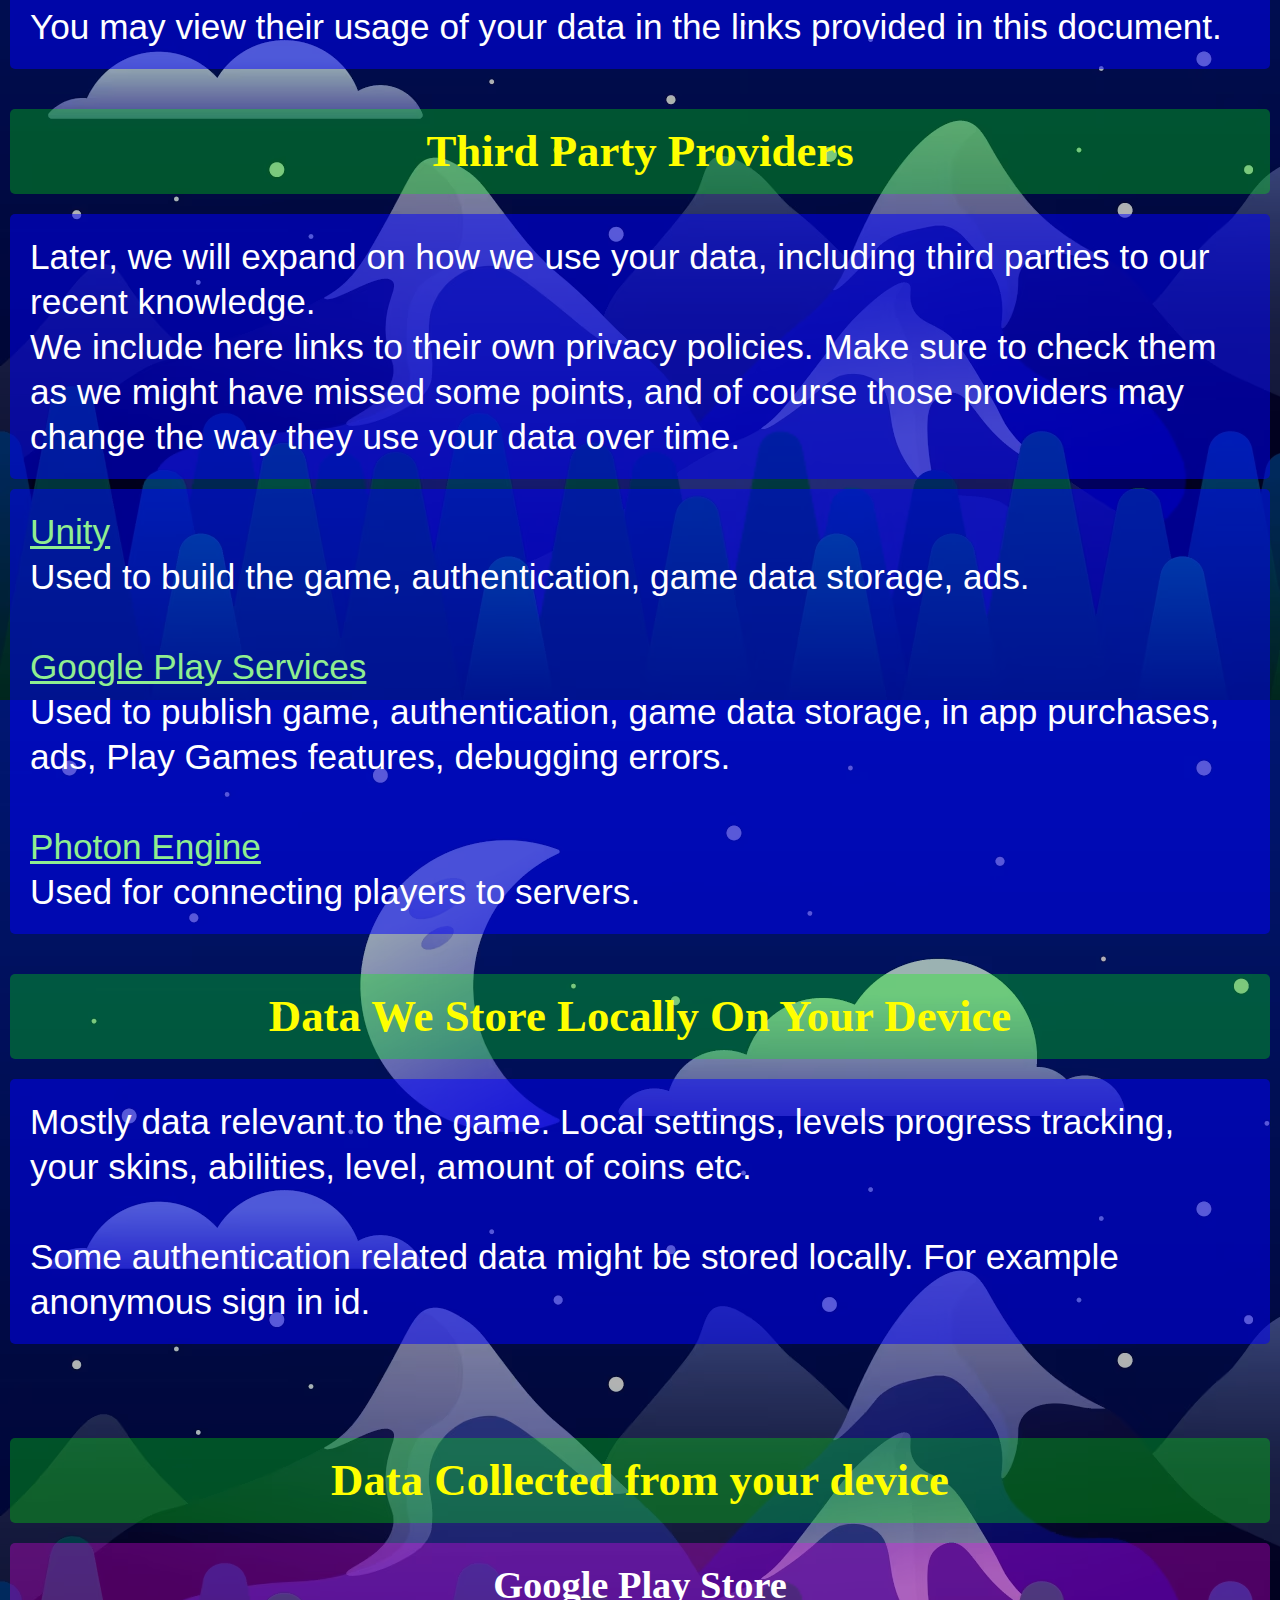
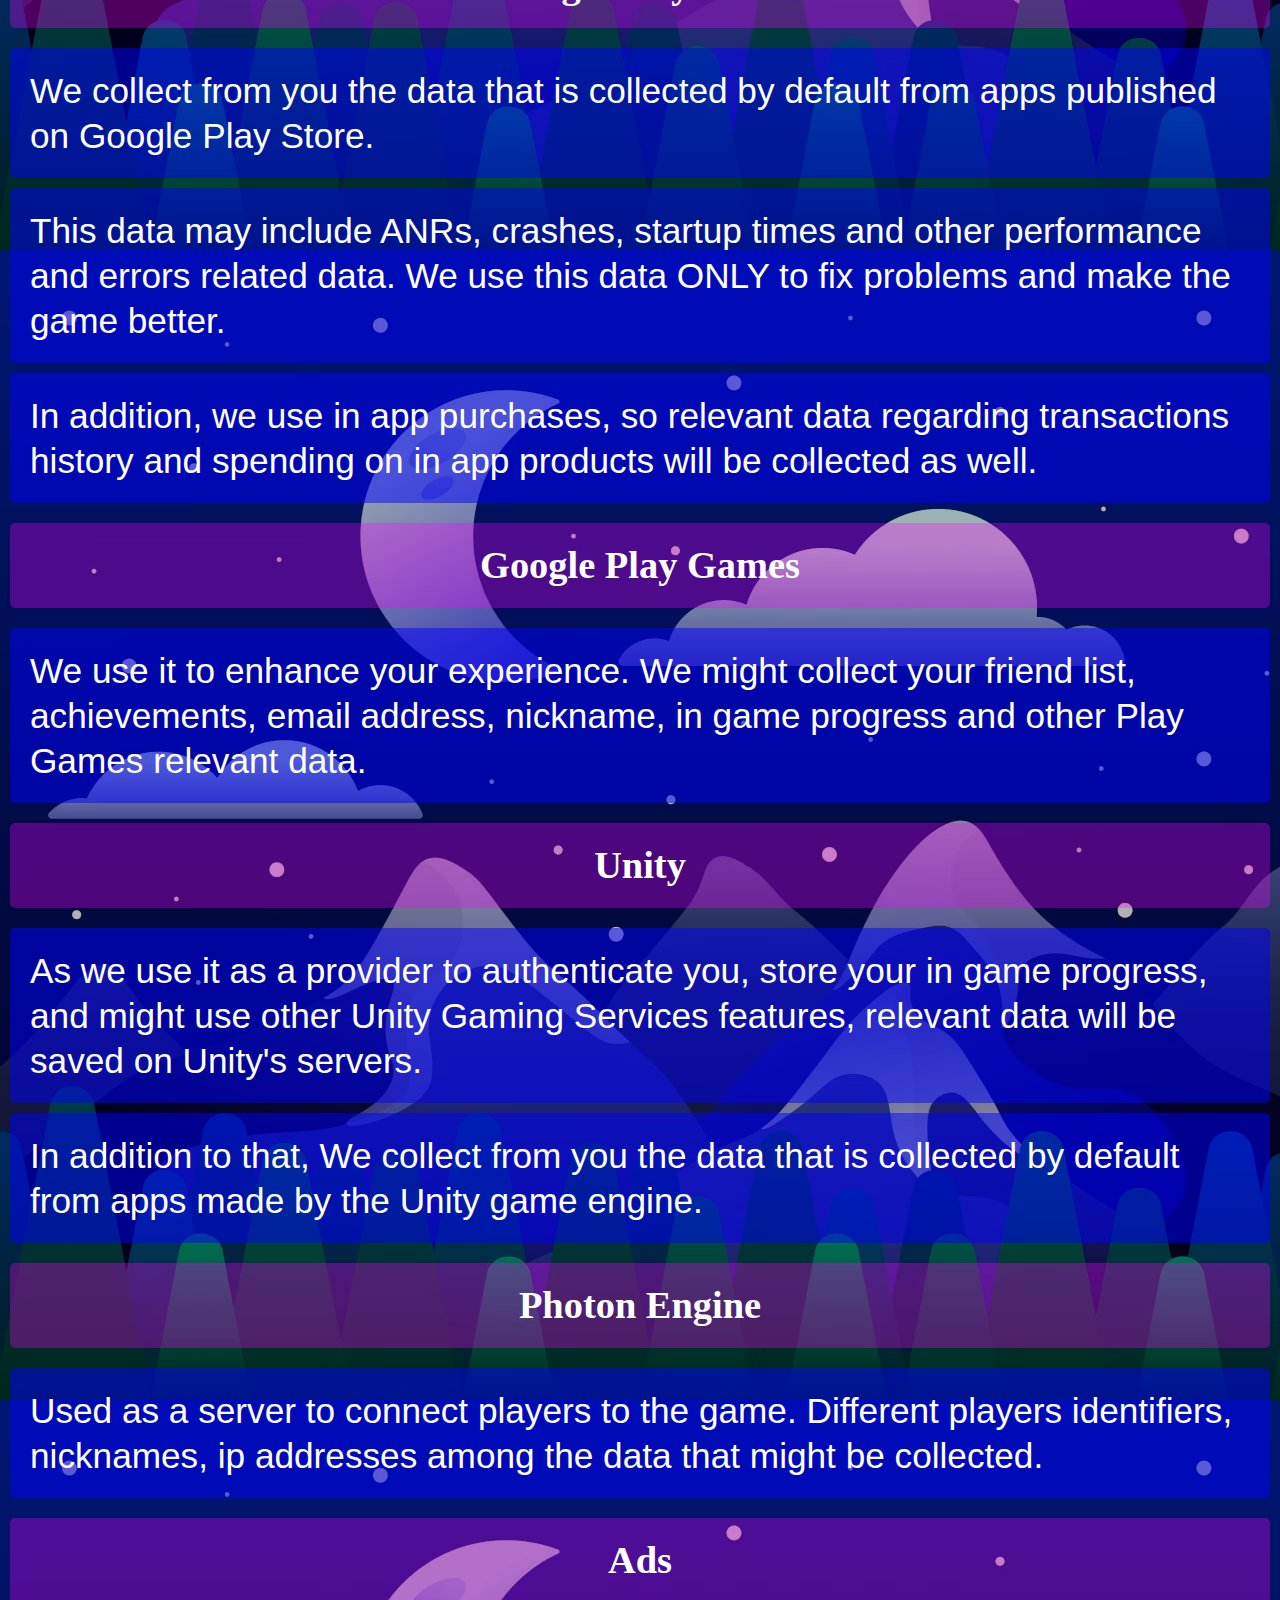
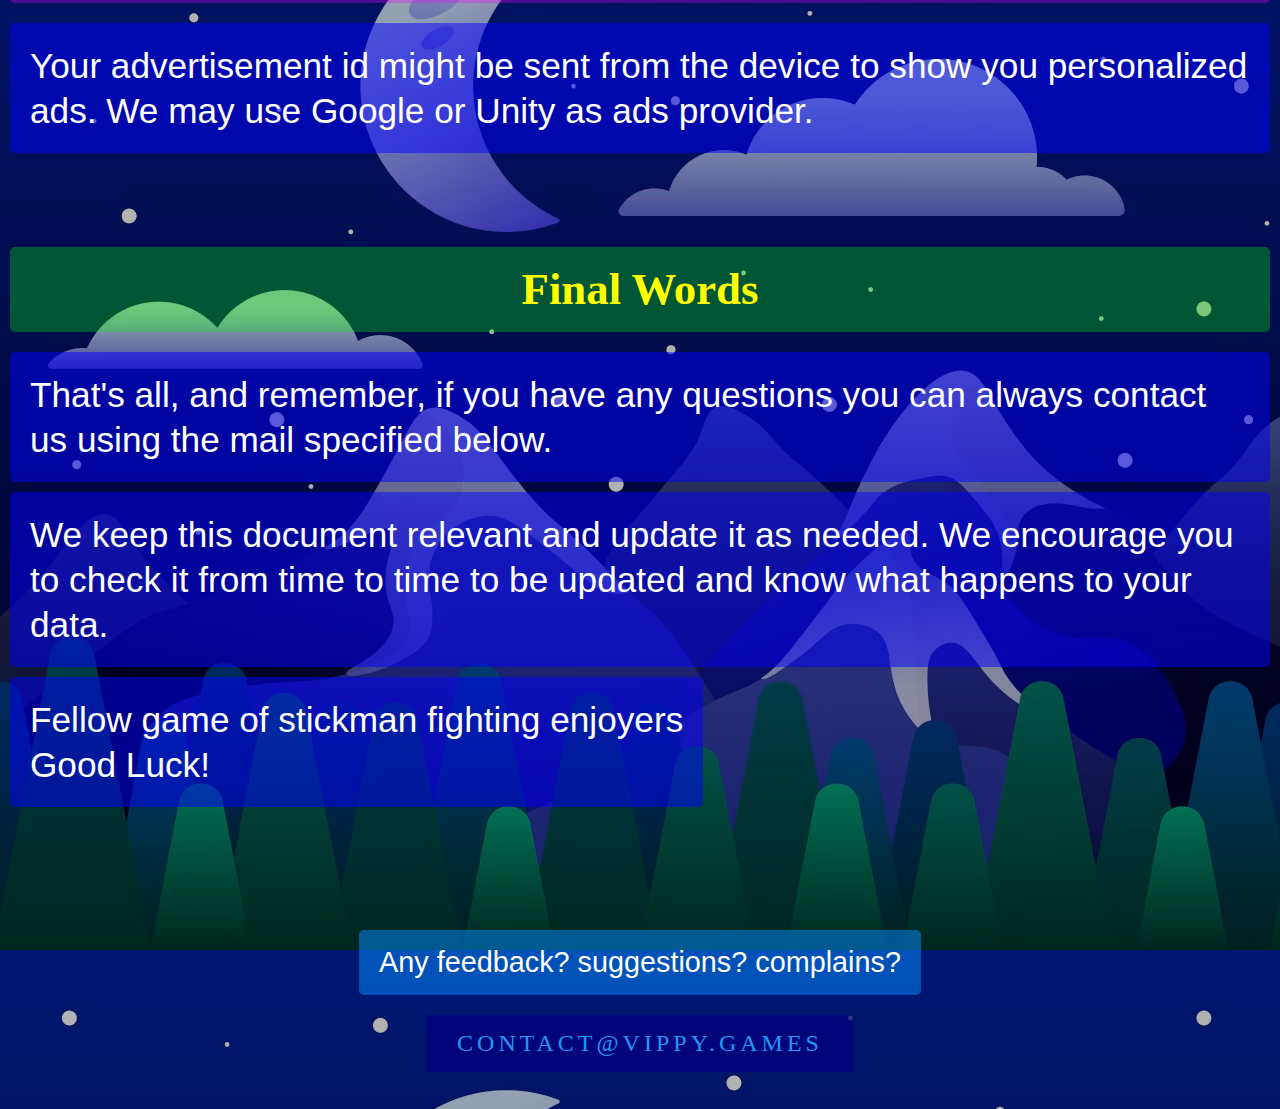
<file: policies/ftb.html>
<!DOCTYPE html>
<html lang="en">
<head>
    <title>Vippy Games</title>
    <meta name="description" content="FTB: Stickman Fighting PVP"/>
    <meta name="viewport" content="width=device-width, initial-scale=1.0">

    <link rel="stylesheet" type="text/css" href="../css/common/base.css" >
    <link rel="stylesheet" type="text/css" href="../css/common/covers.css">
    <link rel="stylesheet" type="text/css" href="../css/common/custom_link.css">
    <link rel="stylesheet" type="text/css" href="../css/common/menu.css" >
    <link rel="stylesheet" type="text/css" href="../css/common/neonlight.css" >
    <link rel="stylesheet" type="text/css" href="policy.css" >
    
    <link rel="icon" href="../images/vippy_games_logo.avif">

</head>

<body>
    <nav class="navbar">
        <a href="../index.html" class="navbar-logo-link">
            <img src="../images/vippy_games_logo.avif" alt="Vippy Games Logo" class="navbar-logo">
        </a>
        <button class="hamburger-menu">&#9776;</button>
        <ul class="nav-links">
            <li><a href="../index.html">Home</a></li>
            <li class="dropdown">
                <a href="#" class="dropdown-toggle">FTB</a>
                <div class="dropdown-content">
                    <a href="../ftb/index.html">Home</a>
                    <a href="../ftb/patch-notes/index.html">Patch Notes</a>
                </div>
            </li>
            <li class="dropdown">
                <a href="#" class="dropdown-toggle">About</a>
                <div class="dropdown-content">
                    <a href="../index.html#joinAdventure" class="scroll-link">Newsletter</a>
                    <a href="../contact.html">Contact</a>
                    <a target="_blank" href="https://drive.google.com/drive/folders/1lIa9rBfku5IrXSfCyYw1zHRT5wyoIgvw?usp=drive_link">Press Kit</a>
                </div>
            </li>
        </ul>
    </nav>

    <h1 class="huge-text enlarged-title">FTB Stickman Fight Online Privacy Policy</h1>

    <p class="cover">
        Effective Date: August 15th, 2025
    </p>
    <br>
    <br>
    <h2 class="header-cover" > Contact Us </h2>
    <p class="cover">
        If you have any questions or requests regarding your personal data or how we store it - we encourage you to contact us using the email address provided below.
    <p>

    <br>
    <br>
    <br>
    <br>

    <h2 class="header-cover" > In a Nutshell </h2>
    <p class="cover">
        For The Battle is an online game. We use servers to connect players together, different services to backup your data, your in game stats and enhance game experience. We use some third party providers for this task.
    </p>
    <p class="cover">
        Also, as there are in game monetization systems, data relevant to in app purchases, ads may be stored or sent.
    </p>
    <p class="cover">
        And yet, we assure you that your data is in good hands.
        <br>
        We, as Vippy Games, use your data only to:
        <br>
        - Enable in game features & enhance your experience
        <br>
        - Implement monetization systems
        <br>
        - Debug in game errors & fix issues
    </p>
    <p class="cover">
        Regarding other third party providers, all of them are large and reputable entities.
        <br>
        You may view their usage of your data in the links provided in this document.
    </p>

    <h2 class="header-cover" > Third Party Providers </h2>
    <p class="cover">
        Later, we will expand on how we use your data, including third parties to our recent knowledge.
        <br>
        We include here links to their own privacy policies. Make sure to check them as we might have missed some points, and of course those providers may change the way they use your data over time.
    </p>
    <p class="cover">
        <a class="custom-link" href="https://unity.com/legal/privacy-policy"> Unity</a><br>
        Used to build the game, authentication, game data storage, ads.
        <br>
        <br>
        <a class="custom-link" href="https://policies.google.com/privacy"> Google Play Services</a><br>
        Used to publish game, authentication, game data storage, in app purchases, ads, Play Games features, debugging errors.
        <br>
        <br>
        <a class="custom-link" href="https://dashboard.photonengine.com/account/privacyandcookiepolicy"> Photon Engine</a><br>
        Used for connecting players to servers.
    </p>

    <h2 class="header-cover" > Data We Store Locally On Your Device </h2>
    <p class="cover">
        Mostly data relevant to the game. Local settings, levels progress tracking, your skins, abilities, level, amount of coins etc.
        <br>
        <br>
        Some authentication related data might be stored locally. For example anonymous sign in id.
    </p>

    <br>
    <br>
    <br>
    <br>

    <h2 class="header-cover" > Data Collected from your device </h2>
    <h3 class="subheader-cover" > Google Play Store </h3>
    <p class="cover">
        We collect from you the data that is collected by default from apps published on Google Play Store.
    </p>
    <p class="cover">
        This data may include ANRs, crashes, startup times and other performance and errors related data. We use this data ONLY to fix problems and make the game better.
    </p>
    <p class="cover">
        In addition, we use in app purchases, so relevant data regarding transactions history and spending on in app products will be collected as well.
    </p>

    <h3 class="subheader-cover" > Google Play Games </h3>
    <p class="cover">
        We use it to enhance your experience. We might collect your friend list, achievements, email address, nickname, in game progress and other Play Games relevant data.
    </p>
    <h3 class="subheader-cover" > Unity </h3>
    <p class="cover">
        As we use it as a provider to authenticate you, store your in game progress, and might use other Unity Gaming Services features, relevant data will be saved on Unity's servers.
    </p>
    <p class="cover">
        In addition to that, We collect from you the data that is collected by default from apps made by the Unity game engine.
    </p>

    <h3 class="subheader-cover" > Photon Engine </h3>
    <p class="cover">
        Used as a server to connect players to the game. Different players identifiers, nicknames, ip addresses among the data that might be collected.
    </p>

    <h3 class="subheader-cover" > Ads </h3>
    <p class="cover">
        Your advertisement id might be sent from the device to show you personalized ads. We may use  Google or Unity as ads provider.
    </p>

    <br>
    <br>
    <br>
    <br>

    <h2 class="header-cover" > Final Words </h2>
    <p class="cover">
        That's all, and remember, if you have any questions you can always contact us using the mail specified below.
    </p>
    <p class="cover">
        We keep this document relevant and update it as needed. We encourage you to check it from time to time to be updated and know what happens to your data.
    </p>
    <p class="cover">
        Fellow game of stickman fighting enjoyers<br>Good Luck!
    </p>

    <footer>
        <p class="cover-footer">Any feedback? suggestions? complains?</p>
        <br>
        <a class="neonLight" draggable="false" href="mailto:contact@vippy.games" target="_blank">
            <span></span>
            <span></span>
            <span></span>
            <span></span>
            contact@vippy.games</a>
    </footer>

    <script src="../js/menu.js"></script>
</body>
</html>
</file>
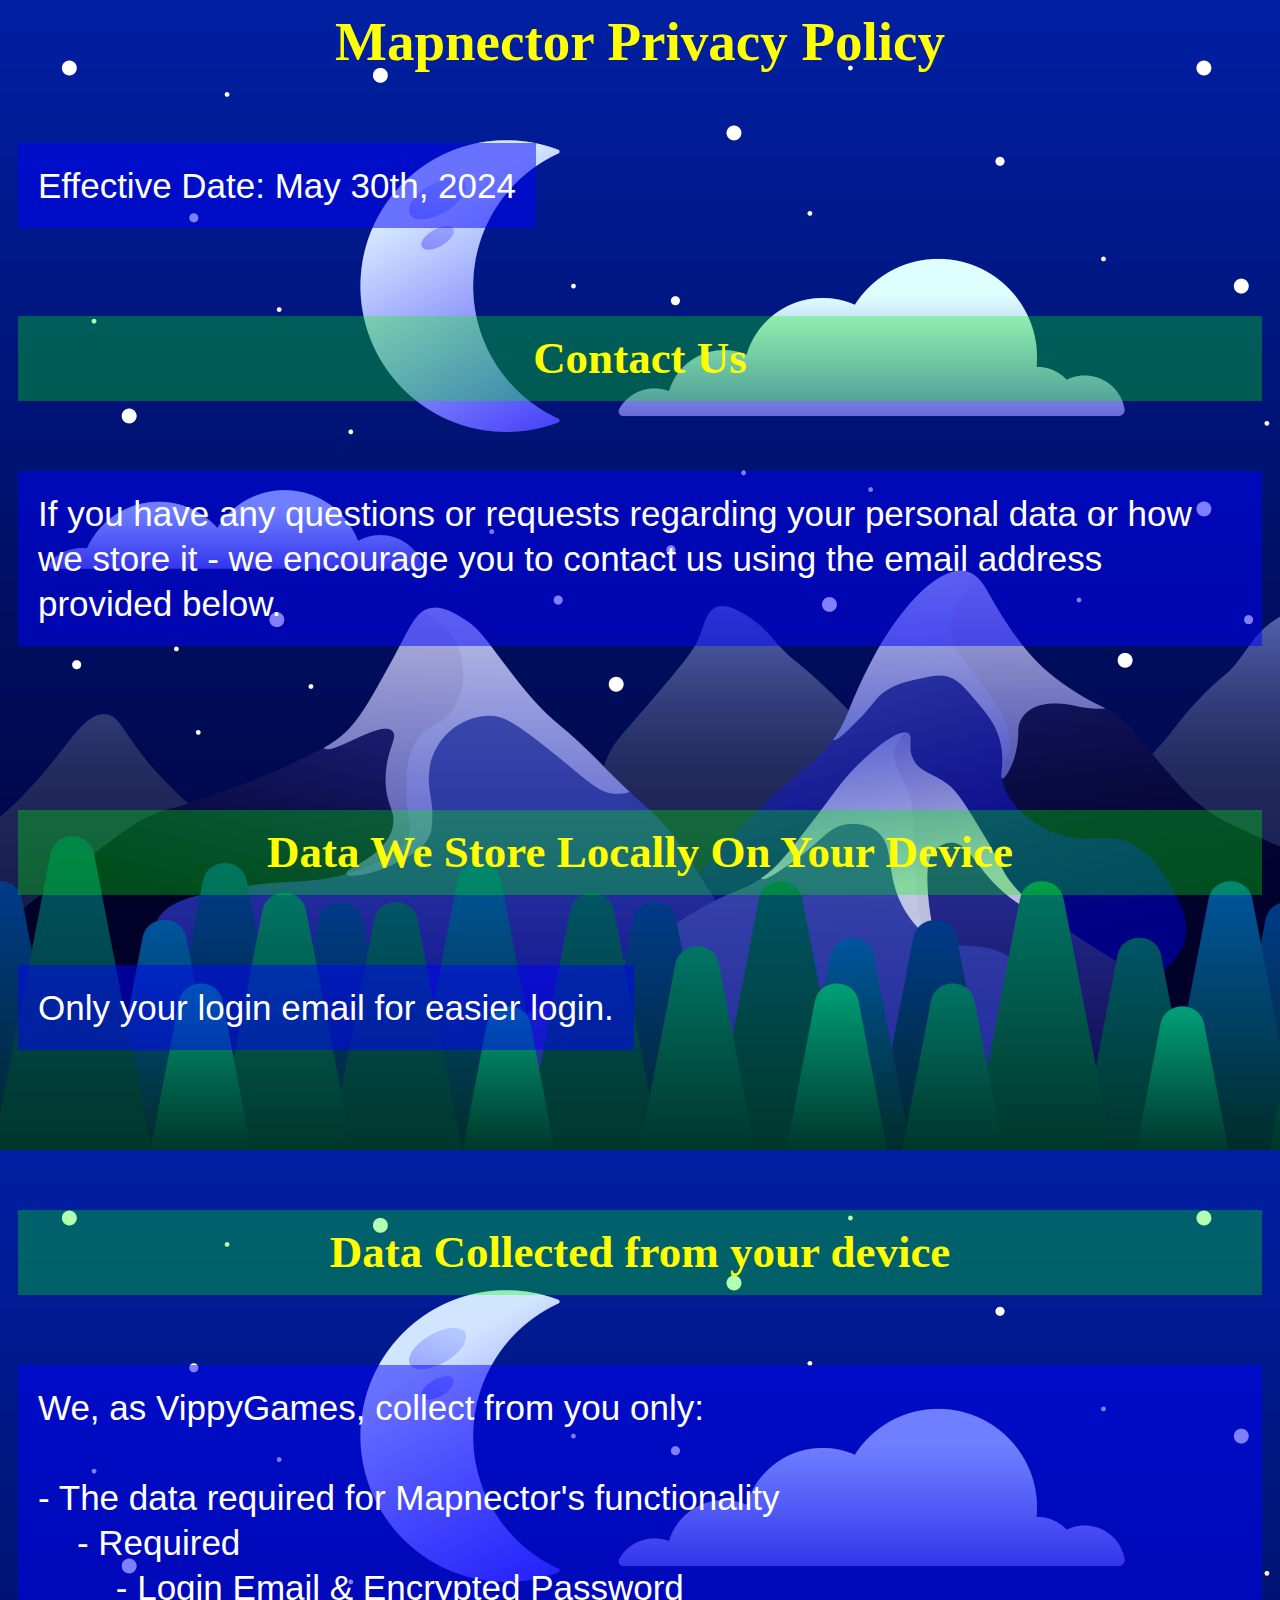
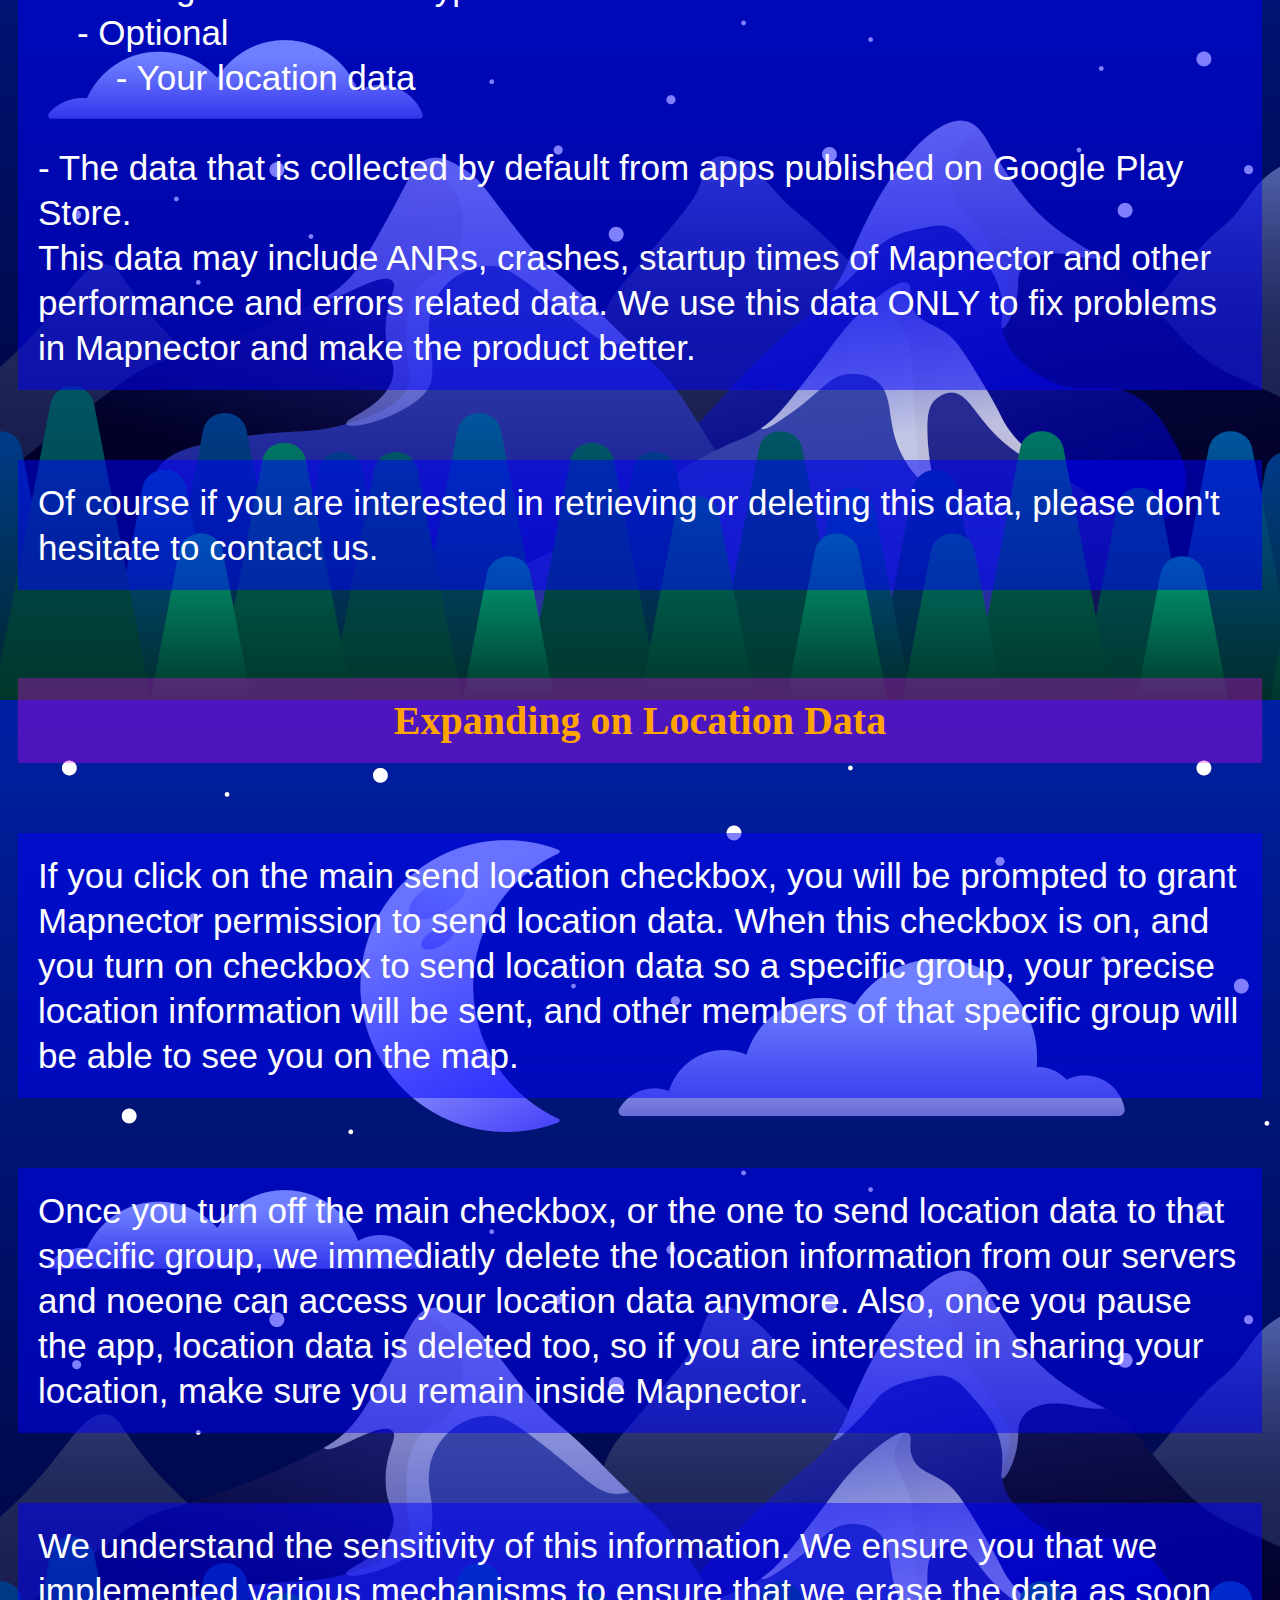
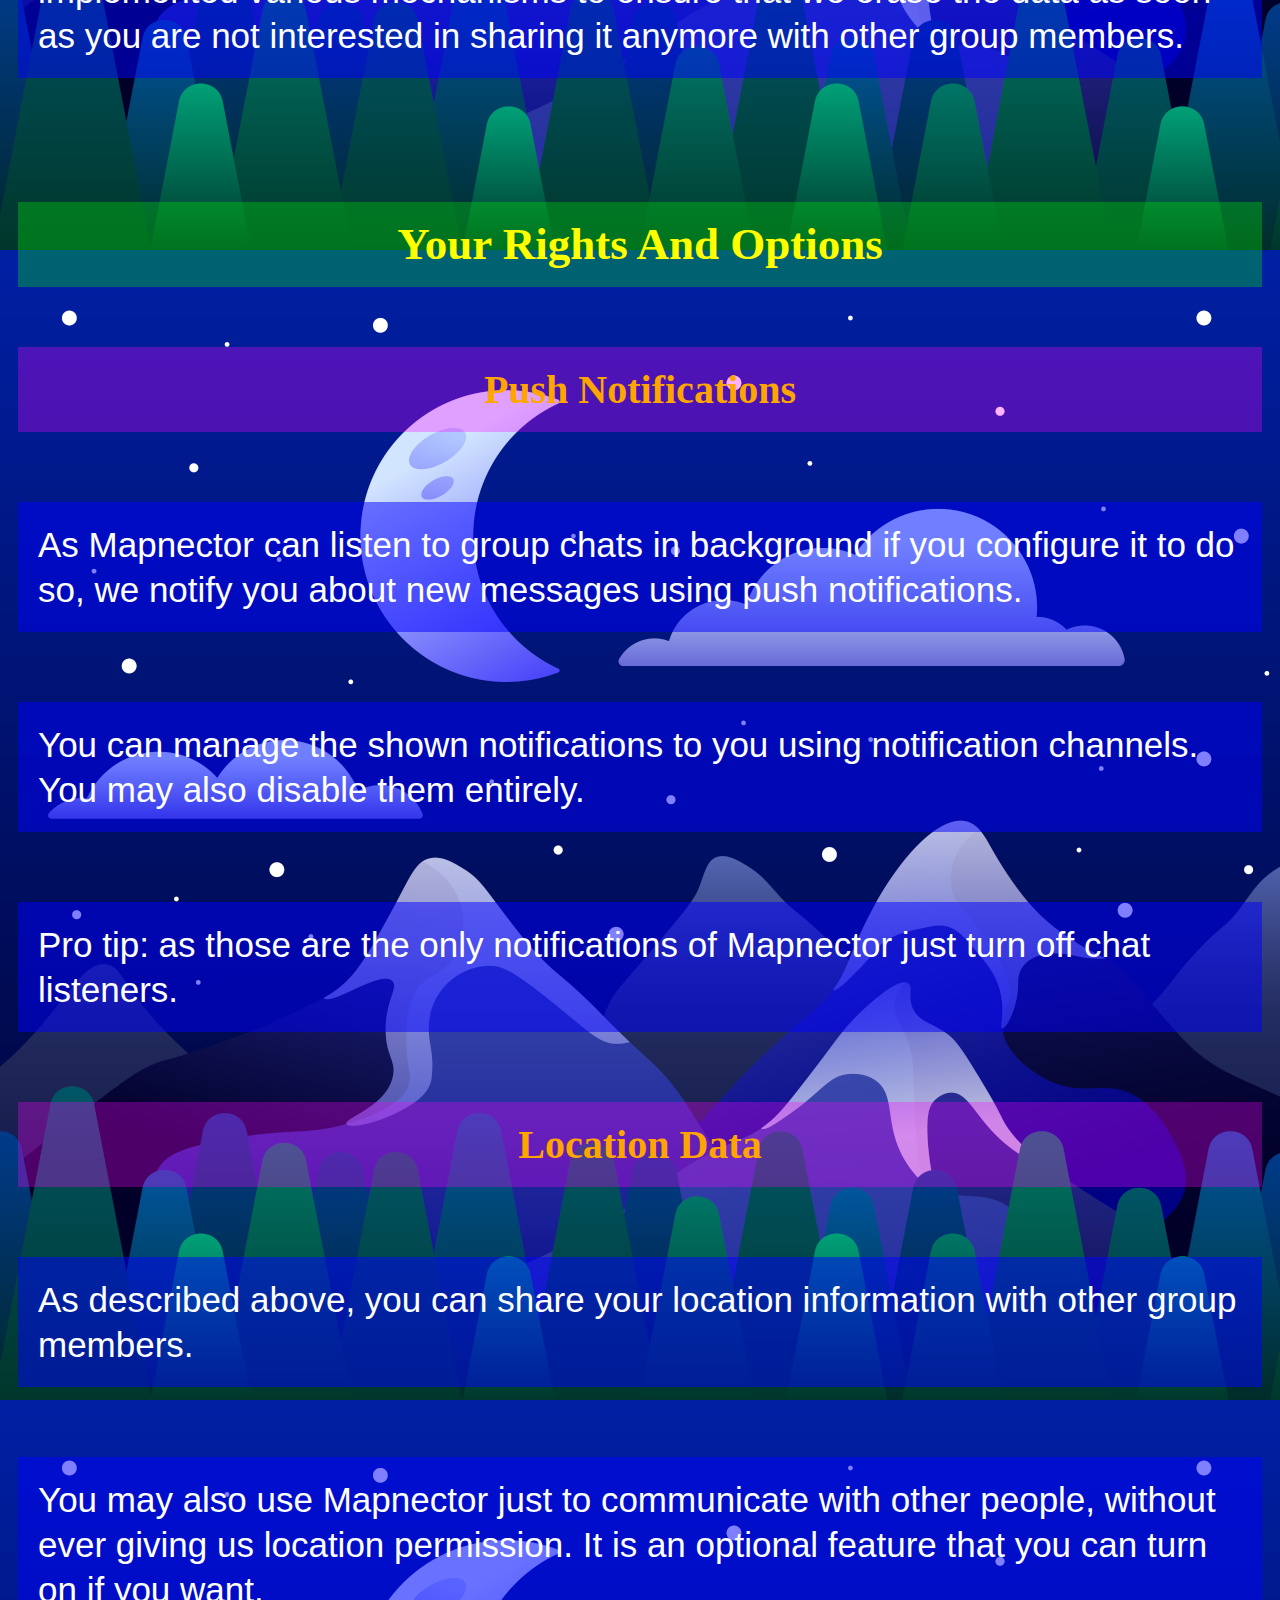
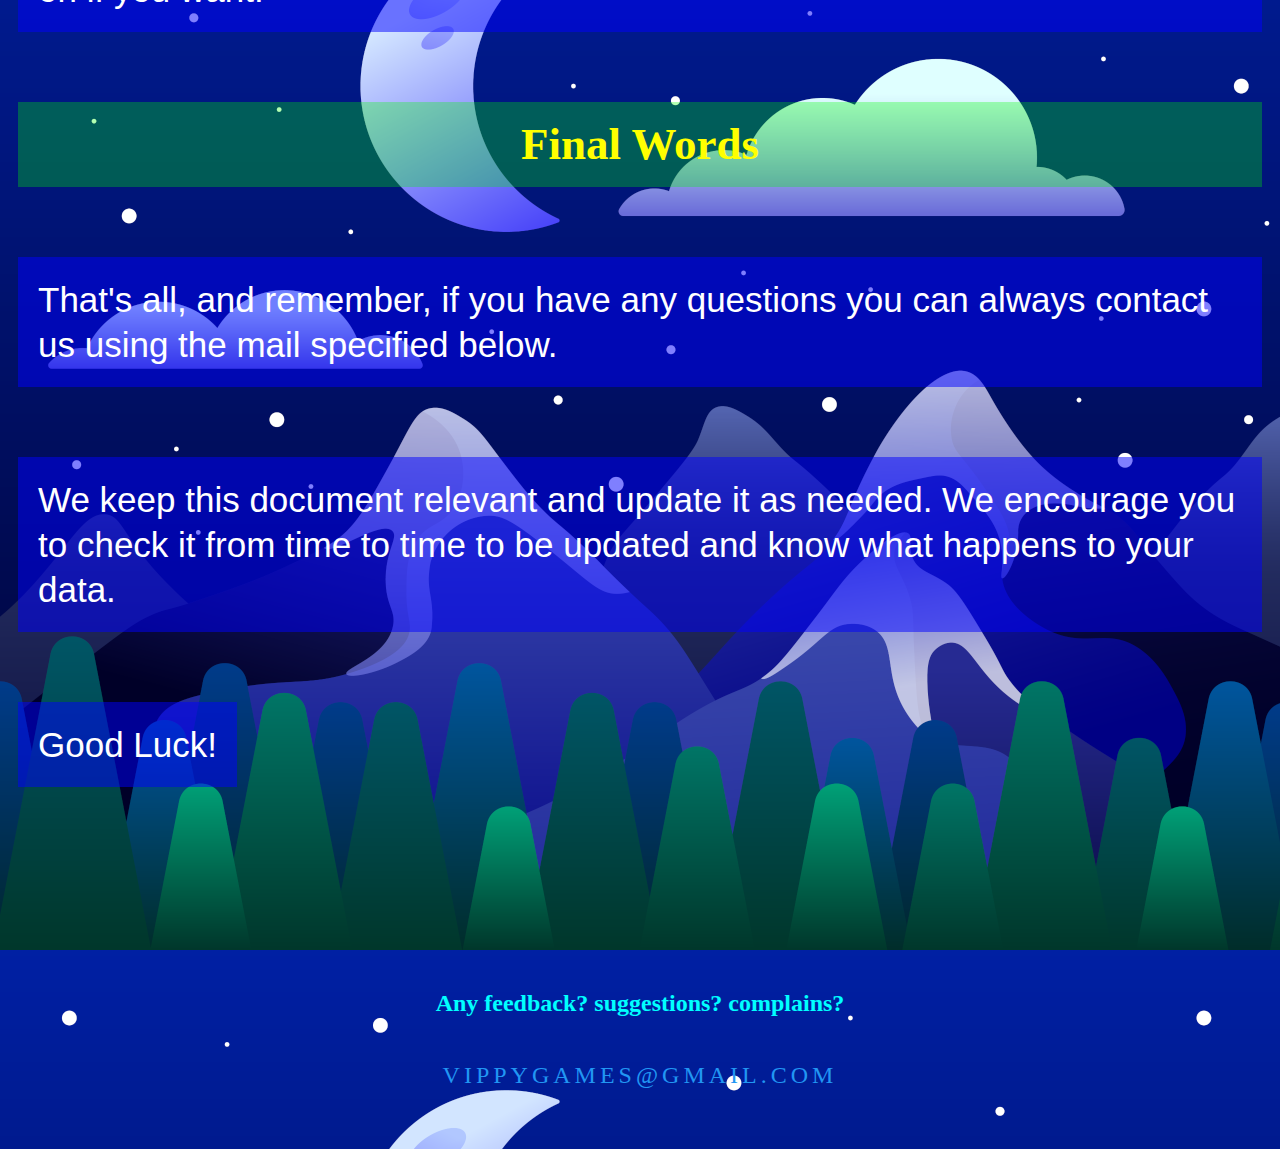
<file: policies/mapnector.html>
<!DOCTYPE html>

<head>
    <title>Vippy Games</title>
    <meta name="description" content="Mapnector: easily contact and keep track of your group members"/>

    <link rel="stylesheet" type="text/css" href="../stylesheet.css" >
    <link rel="stylesheet" type="text/css" href="policy_style.css" >

</head>

<body>
<h1 style="font-size: 55px;">Mapnector Privacy Policy</h1>

<p class="policy">
    Effective Date: May 30th, 2024
</p>
<br>
<br>
<h1 class="header_policy" > Contact Us </h1>
<p class="policy">
    If you have any questions or requests regarding your personal data or how we store it - we encourage you to contact us using the email address provided below.
<p>

<br>
<br>
<br>
<br>

<h1 class="header_policy" > Data We Store Locally On Your Device </h1>
<p class="policy">
    Only your login email for easier login.
</p>

<br>
<br>

<br>
<br>
<br>
<br>

<h1 class="header_policy" > Data Collected from your device </h1>
<p class="policy">
    We, as VippyGames, collect from you only:
    <br>
    <br>
    - The data required for Mapnector's functionality
    <br>
        &nbsp&nbsp&nbsp&nbsp- Required
        <br>
        &nbsp&nbsp&nbsp&nbsp&nbsp&nbsp&nbsp&nbsp- Login Email & Encrypted Password
            <br>
        &nbsp&nbsp&nbsp&nbsp- Optional
        <br>
        &nbsp&nbsp&nbsp&nbsp&nbsp&nbsp&nbsp&nbsp- Your location data
    <br>
    <br>
    - The data that is collected by default from apps published on Google Play Store.
    <br>
    This data may include ANRs, crashes, startup times of Mapnector and other performance and errors related data. We use this data ONLY to fix problems in Mapnector and make the product better.
    <br>
</p>
<p class="policy">
    Of course if you are interested in retrieving or deleting this data, please don't hesitate to contact us.
</p>

<br>
<br>

<h1 class="subheader_policy" > Expanding on Location Data </h1>
<p class="policy">
    If you click on the main send location checkbox, you will be prompted to grant Mapnector permission to send location data.
    When this checkbox is on, and you turn on checkbox to send location data so a specific group, your precise location information will be sent, and
    other members of that specific group will be able to see you on the map.
</p>
<p class="policy">
    Once you turn off the main checkbox, or the one to send location data to that specific group, we immediatly delete the location information from our servers
    and noeone can access your location data anymore. Also, once you pause the app, location data is deleted too, so if you are interested in sharing your location,
    make sure you remain inside Mapnector.
</p>
<p class="policy">
    We understand the sensitivity of this information. We ensure you that we implemented various mechanisms to ensure that we erase the data as soon as you are not interested
    in sharing it anymore with other group members.
</p>

<br>
<br>
<br>
<br>

<h1 class="header_policy" > Your Rights And Options </h1>
<h1 class="subheader_policy" > Push Notifications </h1>
<p class="policy">
    As Mapnector can listen to group chats in background if you configure it to do so, we notify you about new messages using push notifications.
</p>

<p class="policy">
    You can manage the shown notifications to you using notification channels. You may also disable them entirely.
</p>
<p class="policy">
    Pro tip: as those are the only notifications of Mapnector just turn off chat listeners.
</p>

<h1 class="subheader_policy" > Location Data </h1>
<p class="policy">
    As described above, you can share your location information with other group members.
</p>
<p class="policy">
    You may also use Mapnector just to communicate with other people, without ever giving us location permission. It is an optional feature that you can turn on if you want.
</p>

<h1 class="header_policy" > Final Words </h1>
<p class="policy">
    That's all, and remember, if you have any questions you can always contact us using the mail specified below.
</p>
<p class="policy">
    We keep this document relevant and update it as needed. We encourage you to check it from time to time to be updated and know what happens to your data.
</p>
<p class="policy">
    Good Luck!
</p>

    <footer>
        <h2>Any feedback? suggestions? complains?</h2>
        <a class="neonLight" draggable="false" href="mailto:vippygames@gmail.com" target="_blank">
            <span></span>
            <span></span>
            <span></span>
            <span></span>
            vippygames@gmail.com</a>
      </footer>

</body>
</file>
<file: stylesheet.css>
body {
    background-color: #255784;
    background-image: url("mount_smaller.png");
}

h1 {
    color: yellow;
    padding: 0;
    margin: 10px 10px 60px 10px;
    justify-content: center;
    display: flex;
    font-family: consolas;
}

h2 {
    color: aqua;
    display: flex;
    justify-content: center;
}

#txtOnPlayStore {
    font-size: 40px;
    color: white;
}

#dscHolder {
    margin-bottom: 200px;
}

#btnHolder {
    display: block;
    text-align: center;
}

#socialHolder {
    display: block;
    text-align: center;
}

.social_a {
    text-decoration: none;
}

.social {
    background-color: orange;
    padding: 10px;
    border-radius: 10px;
    font-size: 30px;
    display: inline-block;
    justify-content: center;
    margin: 30px 50px 30px 50px;
}

.social:hover {
    color: white;
    background: #2196f3;
    box-shadow: 0 0 10px #2196f3, 0 0 40px #2196f3,
    0 0 80px #2196f3;
}

footer {
    margin-top: 120px;
    text-align: center;
    padding: 3px;
    color: white;
  }

.neonLight {
    margin: 10px 50px 30px 50px;
    position: relative;
    display: inline-block;
    padding: 15px 30px;
    color: #2196f3;
    text-decoration: none;
    text-transform: uppercase;
    letter-spacing: 4px;
    font-size: 24px;
    overflow: hidden;
    transition: 0.2s;
}

.neonLight:hover {
    color: #255784;
    background: #2196f3;
    box-shadow: 0 0 10px #2196f3, 0 0 40px #2196f3,
    0 0 80px #2196f3;
    transition-delay: 1s;
}

.neonLight span {
    position: absolute;
    display: block;
}

.neonLight span:nth-child(1) {
    top: 0;
    left: -100%;
    width: 100%;
    height: 2px;
    background: linear-gradient(90deg ,transparent, #2196f3);
}

.neonLight:hover span:nth-child(1){
    left: 100%;
    transition-duration: 0.5s;
}

.neonLight span:nth-child(2) {
    right: 0;
    top: -100%;
    width: 2px;
    height: 100%;
    background: linear-gradient(180deg ,transparent, #2196f3);
}

.neonLight:hover span:nth-child(2) {
    top: 100%;
    transition-duration: 0.5s;
    transition-delay: 0.25s;
}

.neonLight span:nth-child(3) {
    bottom: 0;
    right: -100%;
    width: 100%;
    height: 2px;
    background: linear-gradient(270deg ,transparent, #2196f3);
}

.neonLight:hover span:nth-child(3) {
    right: 100%;
    transition-duration: 0.5s;
    transition-delay: 0.5s;
}

.neonLight span:nth-child(4) {
    left: 0;
    bottom: -100%;
    width: 2px;
    height: 100%;
    background: linear-gradient(0deg ,transparent, #2196f3);
}

.neonLight:hover span:nth-child(4) {
    bottom: 100%;
    transition-duration: 0.5s;
    transition-delay: 0.75s;
}
</file>
<file: css/bundle/common_bundle.css>
body {
    background-color: #000000; /* Your solid black background */
    position: relative; /* Essential for positioning the pseudo-element correctly */
    margin: 0;
    min-height: 100vh;
    /* No background-image or opacity directly on body */
}

/* This creates a new "layer" specifically for your background image */
body::before {
    content: ""; /* Required for pseudo-elements */
    position: absolute; /* Allows precise positioning relative to the body */
    width: 100%;
    height: 100%;
    opacity: 0.7; /* <--- THIS IS WHERE YOU CONTROL THE IMAGE'S TRANSPARENCY */
    z-index: -1; /* Puts this pseudo-element layer BEHIND your body's content */
}

.huge-text {
    color: yellow;
    padding: 0;
    justify-content: center;
    display: flex;
    font-family: consolas, 'Times New Roman', Times, serif;
    font-weight: bold;
    align-items: center;
    font-size: 2rem;
    text-align: center;
}

.big-text {
    color: aqua;
    justify-content: center;
    display: flex;
    align-items: center;
    font-weight: bold;
    font-size: 1.5rem;
    flex-direction: column;
    justify-content: center;
    text-align: center;
    font-family: 'Times New Roman', Times, serif;
}

.enlarged-title {
    font-size: 3.5rem;
}

.enlarged-subtitle {
    font-size: 2.75rem;
}

.enlarged-content {
    font-size: 2rem;
}

.visually-hidden {
  position: absolute;
  width: 1px;
  height: 1px;
  padding: 0;
  margin: -1px;
  overflow: hidden;
  clip: rect(0, 0, 0, 0);
  white-space: nowrap;
  border-width: 0;
}

footer {
    margin-top: 120px;
    text-align: center;
    padding: 3px;
    color: white;
}

.header-cover {
    color: yellow;
    font-size: 2.8rem;
    margin: 10px 10px 10px 10px;
    justify-content: center;
    display: flex;
    font-family: consolas;
    background-color: rgb(0, 255, 0, 0.3);
    padding: 20px;
    line-height: 45px;
    border-radius: 5px;
    text-align: center;
    align-items: center;
    min-height: 100px;
}

.subheader-cover {
    color: white;
    font-size: 2.8rem;
    margin: 10px 10px 10px 10px;
    justify-content: center;
    display: flex;
    background-color: rgb(255, 0, 255, 0.3);
    padding: 20px;
    font-family: consolas;
    line-height: 45px;
    border-radius: 5px;
    text-align: center;
    min-height: 100px;
    align-items: center;
}

.cover {
    color: white;
    margin: 0px 5px 10px 5px;
    justify-content: center;
    display: flex;
    font-size: 2.2rem;
    font-family: Verdana, Geneva, Tahoma, sans-serif;
    background-color: rgb(0, 0, 255, 0.5);
    line-height: 45px;
    padding: 20px;
    text-align: left;
    display: inline-block;
    border-radius: 5px;
    align-items: center;
}

.cover-footer {
    color: white;
    margin: 0px 5px 10px 5px;
    justify-content: center;
    display: flex;
    font-size: 1.8rem;
    font-family: Verdana, Geneva, Tahoma, sans-serif;
    background-color: rgba(0, 140, 255, 0.5);
    line-height: 45px;
    padding: 10px 20px;
    text-align: left;
    display: inline-block;
    border-radius: 5px;
    align-items: center;
    text-align: center;
    height: max-content;
}

@media (max-width: 768px) {
    .header-cover {
        font-size: 2.4rem;
        padding: 0px 5px 5px 5px;
    }

    .cover {
        font-size: 1.6rem;
        padding: 0px 5px 5px 5px;
    }

    .cover-footer {
        font-size: 1.4rem;
        padding: 0px 10px;
    }

    .subheader-cover {
        font-size: 2.4rem;
        padding: 0px 5px 5px 5px;
    }
}

a.custom-link:link {
  color: lightgreen;
  background-color: transparent;
}

a.custom-link:visited {
  color: lightgreen;
  background-color: transparent;
}

a.custom-link:hover {
  color: white;
  background-color: transparent;
  text-decoration: underline;
}

a.custom-link:active {
  color: yellow;
  background-color: transparent;
  text-decoration: underline;
}

/* Container for the patch notes grid */
.game-list-container {
    display: flex;
    flex-wrap: wrap;
    justify-content: center;
    gap: 30px; /* Space between the items */
    max-width: 90%;
    margin: auto;
}

/* Individual patch note item */
.game-list-item {
    width: 400px; /* Width of each item */
    background-color: darkblue;
    border-radius: 10px;
    overflow: hidden; /* Ensures the image corners are rounded */
    box-shadow: 0 4px 8px rgba(0, 0, 0, 0.3);
    transition: transform 0.3s ease, box-shadow 0.3s ease;
}

/* Hover effect for the item */
.game-list-item:hover {
    transform: translateY(-5px);
    box-shadow: 0 6px 12px rgba(0, 0, 0, 0.5);
}

/* Making the whole item clickable */
.game-list-item a {
    text-decoration: none;
    color: inherit;
    display: block;
}

/* Patch note image */
.game-list-item img {
    width: 100%;
    height: 500px;
    object-fit: fill; /* Ensures the image covers the area without distortion */
    display: block;
}

.game-list-name {
    color: yellow;
    padding: 0;
    margin: 10px 10px 60px 10px;
    justify-content: center;
    display: flex;
    font-family: consolas;
    margin: 5px;
    text-align: center;
    font-size: 2.25rem;
    font-weight: bold;
}


.btnHolder {
    display: flex;
    justify-content: center;
    gap: 10px;
    text-align: center;
    flex-wrap: wrap;
}

.socialHolder {
    display: flex;
    justify-content: space-around;
    gap: 25px;
    text-align: center;
    flex-wrap: wrap;
}

.socialHolder p {
    margin: 0;
}

.social-a {
    text-decoration: none;
}

.social {
    background-color: orange;
    padding: 10px;
    border-radius: 10px;
    font-size: 2.5rem;
    display: inline-block;
    justify-content: center;
}

.social:hover {
    color: white;
    background: #2196f3;
    box-shadow: 0 0 10px #2196f3, 0 0 40px #2196f3,
    0 0 80px #2196f3;
}

.social-youtube {
    color: #FF0000;
}

.social-facebook {
    color: #4267B2;
}

.social-discord {
    color: #5865F2;
}

.social-x {
    color: #000000;
}

.social-wiki {
    color: purple;
}

.navbar {
    display: flex;
    justify-content: center;
    align-items: center;
    background-color: darkblue;
    padding: 15px 20px;
    box-shadow: 0 4px 8px rgba(0, 0, 0, 0.3);
}

.navbar-logo-link {
    position: absolute;
    left: 5px;
    height: 80px;
    z-index: 200;
}

.navbar-logo {
    height: 100%;
}

.nav-links {
    list-style: none;
    display: flex;
    margin: 0;
    padding: 0;
}

.nav-links li {
    position: relative;
    padding: 0 25px;
}

.nav-links a {
    color: #f4f4f4;
    text-decoration: none;
    font-size: 2rem;
    font-family: consolas;
    font-weight: bold;
    display: block;
    padding: 10px 0;
    transition: color 0.3s ease, transform 0.3s ease;
}

.nav-links a:hover {
    color: #00aaff;
}

.nav-links a:active {
    color: #ff0077;
}

/* --- Arrow Styling --- */
.dropdown > a.dropdown-toggle {
    position: relative;
    margin-right: 5px;
    padding-right: 25px; /* Add space for the arrow */
}

.dropdown > a.dropdown-toggle::after {
    content: '';
    position: absolute;
    top: 50%;
    right: 0;
    transform: translateY(-50%) rotate(0deg);
    width: 0;
    height: 0;
    border-left: 5px solid transparent;
    border-right: 5px solid transparent;
    border-top: 5px solid #f4f4f4; /* Creates the down-pointing triangle */
    transition: transform 0.3s ease;
}

.dropdown-content {
    display: none;
    position: absolute;
    background-color: #00155c;
    min-width: 220px;
    box-shadow: 0px 8px 16px 0px rgba(0, 0, 0, 0.4);
    z-index: 10;
    border-radius: 5px;
    overflow: hidden;
    top: 100%;
    left: 50%;
    transform: translateX(-50%);
}

.dropdown-content a {
    color: #ddd;
    padding: 15px 20px;
    text-decoration: none;
    display: block;
    font-size: 1.7rem;
    font-family: consolas;
    transition: background-color 0.3s ease, color 0.3s ease;
}

.dropdown-content a:hover {
    background-color: #0077cc;
    color: white;
}

.dropdown-content.show {
    display: block;
}

.hamburger-menu {
    display: none; /* This hides the button on all screen sizes initially */
    cursor: pointer;
    background: none;
    border: none;
    color: white;
    font-size: 4.5rem;
    z-index: 101;
}

/* --- Mobile Menu Styles --- */
@media (max-width: 768px) {
    .navbar {
        justify-content: right;
        padding: 0px;
    }

    .hamburger-menu {
        display: block;
    }

    .nav-links {
        display: none;
        flex-direction: column;
        position: absolute;
        top: 60px;
        left: 0;
        width: 100%;
        background-color: #00155c;
        padding: 10px 0;
        z-index: 100;
        box-shadow: 0 4px 8px rgba(0, 0, 0, 0.3);
    }
    
    .nav-links.active {
        display: flex;
    }

    .nav-links li {
        text-align: center;
        padding: 0;
        width: 100%;
    }

    .nav-links a {
        padding: 30px 15px;
        font-size: 40px;
    }

    .dropdown > a.dropdown-toggle {
        padding-right: 15px;
    }

    .dropdown-content {
        position: static;
        min-width: 100%;
        background-color: darkblue;
        box-shadow: none;
        transform: none;
        text-align: center;
    }
}

.neonLight {
    position: relative;
    display: inline-block;
    padding: 15px 30px;
    color: #2196f3;
    text-decoration: none;
    text-transform: uppercase;
    letter-spacing: 4px;
    font-size: 1.6rem;
    overflow: hidden;
    transition: 0.2s;
    background-color: rgb(0, 0, 128, 0.7);
    width: max-content;
    max-width: 95%;
    overflow-wrap: break-word;
    box-sizing: border-box;
    border: 2px solid #000000;
}

.neonLight:hover {
    color: #255784;
    background: #2196f3;
    box-shadow: 0 0 10px #2196f3, 0 0 40px #2196f3,
    0 0 80px #2196f3;
    transition-delay: 1s;
}

.neonLight span {
    position: absolute;
    display: block;
}

.neonLight span:nth-child(1) {
    top: 0;
    left: -100%;
    width: 100%;
    height: 2px;
    background: linear-gradient(90deg ,transparent, #2196f3);
}

.neonLight:hover span:nth-child(1){
    left: 100%;
    transition-duration: 0.5s;
}

.neonLight span:nth-child(2) {
    right: 0;
    top: -100%;
    width: 2px;
    height: 100%;
    background: linear-gradient(180deg ,transparent, #2196f3);
}

.neonLight:hover span:nth-child(2) {
    top: 100%;
    transition-duration: 0.5s;
    transition-delay: 0.25s;
}

.neonLight span:nth-child(3) {
    bottom: 0;
    right: -100%;
    width: 100%;
    height: 2px;
    background: linear-gradient(270deg ,transparent, #2196f3);
}

.neonLight:hover span:nth-child(3) {
    right: 100%;
    transition-duration: 0.5s;
    transition-delay: 0.5s;
}

.neonLight span:nth-child(4) {
    left: 0;
    bottom: -100%;
    width: 2px;
    height: 100%;
    background: linear-gradient(0deg ,transparent, #2196f3);
}

.neonLight:hover span:nth-child(4) {
    bottom: 100%;
    transition-duration: 0.5s;
    transition-delay: 0.75s;
}

@media (max-width: 768px) {
    .neonLight {
        padding: 20px 10px;
    }
}

/* Basic styling for the form container */
.newsletter-container {
    display: flex;
    justify-content: center;
    align-items: center;
    min-height: 400px;
    padding: 20px;
}

/* Style for the card itself */
.newsletter-card {
    background: darkslateblue;
    border-radius: 12px;
    box-shadow: 0 10px 30px rgba(0, 0, 0, 0.1);
    text-align: center;
    padding: 20px 40px;
    width: 100%;
    max-width: 900px;
}

.newsletter-header {
    font-family: 'Helvetica Neue', Arial, sans-serif;
    font-size: 2rem;
    color: white;
    margin-bottom: 30px;
    margin-top: 0;
    text-align: center;
}

/* Styling for the form and its elements */
.newsletter-form {
    display: flex;
    flex-direction: column;
    gap: 15px;
}

.newsletter-form input {
    padding: 25px 20px;
    border: 1px solid #ddd;
    border-radius: 8px;
    font-size: 1.5rem;
    width: 100%;
    box-sizing: border-box;
    transition: border-color 0.3s ease;
}

.newsletter-form input:focus {
    outline: none;
    border-color: #5a5acd;
}

.newsletter-form button {
    background-color: #5a5acd;
    color: #ffffff;
    border: none;
    padding: 25px 20px;
    border-radius: 8px;
    font-size: 2rem;
    font-weight: bold;
    cursor: pointer;
    transition: background-color 0.3s ease, transform 0.3s ease;
}

.newsletter-form button:hover {
    background-color: #4343d3;
    transform: translateY(-2px);
}

/* Styling for the new unordered list */
.newsletter-list {
    text-align: left;
    list-style-type: disc;
    margin: 0;
    padding: 0;
    margin-bottom: 20px
}

.newsletter-list li {
    font-family: Arial, sans-serif;
    font-size: 1.5rem;
    color: white;
    margin-bottom: 10px;
    line-height: 1.5;
    margin-left: 20px;
}

@media (max-width: 768px) {
    .newsletter-container {
        width: calc(100% - 10px);
        padding: 5px;
    }

    .newsletter-card {
        padding: 20px 10px;
        width: 100%;
        max-width: 100%;
    }

    .newsletter-header {
        font-size: 2rem;
        text-align: center;
    }

    .newsletter-list li {
        font-size: 1.5rem;
        color: white;
        margin-bottom: 10px;
        margin-left: 20px;
    }
}
</file>
<file: ftb/css/ftb_home.css>
@font-face {
  font-family: 'DynaPuff';
  src: url('../../fonts/DynaPuff-Regular.woff2') format('woff2');
  font-weight: 400;
  font-style: normal;
  font-display: swap;
}

@font-face {
  font-family: 'DynaPuff';
  src: url('../../fonts/DynaPuff-Bold.woff2') format('woff2');
  font-weight: 700;
  font-style: normal;
  font-display: swap;
}

@font-face {
  font-family: 'Playpen_Sans';
  src: url('../../fonts/PlaypenSans-Regular.woff2') format('woff2');
  font-weight: 400;
  font-style: normal;
  font-display: swap;
}

@font-face {
  font-family: 'Playpen_Sans';
  src: url('../../fonts/PlaypenSans-Bold.woff2') format('woff2');
  font-weight: 700;
  font-style: normal;
  font-display: swap;
}

body::before {
    background-image: url("../../images/mount_smaller.avif");
}

.main-trailer {
    max-width: calc(60vh * 16 / 9);
    max-height: 60vh;
    width: calc(60vh * 16 / 9);
    height: 60vh;
    display: block;
    margin: 0 auto;
    border: none;
    padding: 0 0 0 0;
    --button-size: 6rem;
    position: relative;
    color: #fff;
    background:rgba(0, 255, 255, 0.5);

    button {
      all: unset;
      box-sizing: border-box;
      cursor:pointer;
      position: absolute;
      top: 0;
      left: 0;
      width: 100%;
      height: 100%;
      *{
        pointer-events:none;
      }
    }
    .play-icon {
      height: var(--button-size);
      width: var(--button-size);
      position: absolute;
      top: calc(50% - (var(--button-size) / 2));
      left: calc(50% - (var(--button-size) / 2));
      z-index: 10;
    }
    img {
      width: 95%;
      transform: translate(2.5%, 0);
      height: calc(var(width) * 9 / 16);
    }
    iframe {
      height: 100%;
      width: 100%;
    }
}

.image-with-description {
  padding-top: 110px;
  display: flex;
  align-items: center;
}

.image-description {
  margin: 5px;
  font-size: 2rem;
  color: white;
  font-family: 'Playpen_Sans', Arial, sanf-serif;
  padding: 20px;
  align-self: flex-start;
  background-color: rgb(0, 0, 255, 0.5);
  justify-content: center;
  line-height: 45px;
  border-radius: 20px;
}

.small-image {
  width: 50vw;
  height: min(25vw, 60vh);
  border-radius: 20px;
}

.notify-reboot-title {
  background-color: rgb(255, 0, 0, 0.5);
  color: white;
}

@media (max-width: 1000px) {
  .main-trailer {
      width: 95%;
      height: calc(95vw * 16 / 9);
  }

  .image-with-description {
    flex-direction: column; /* Stacks image and text vertically */
  }

  .image-description {
    align-self: center; /* Centers the text box */
  }

  .small-image {
    width: 95%; /* Make the image take up most of the screen width */
    height: auto; /* Allow the height to scale proportionally */
    margin-bottom: 20px; /* Add some space between image and text */
  }
}
</file>
<file: css/common/base.css>
body {
    background-color: #000000; /* Your solid black background */
    position: relative; /* Essential for positioning the pseudo-element correctly */
    margin: 0;
    min-height: 100vh;
    /* No background-image or opacity directly on body */
}

/* This creates a new "layer" specifically for your background image */
body::before {
    content: ""; /* Required for pseudo-elements */
    position: absolute; /* Allows precise positioning relative to the body */
    width: 100%;
    height: 100%;
    opacity: 0.7; /* <--- THIS IS WHERE YOU CONTROL THE IMAGE'S TRANSPARENCY */
    z-index: -1; /* Puts this pseudo-element layer BEHIND your body's content */
}

.huge-text {
    color: yellow;
    padding: 0;
    justify-content: center;
    display: flex;
    font-family: consolas, 'Times New Roman', Times, serif;
    font-weight: bold;
    align-items: center;
    font-size: 2rem;
    text-align: center;
}

.enlarged-title {
    font-size: 3.5rem;
}

.big-text {
    color: aqua;
    justify-content: center;
    display: flex;
    align-items: center;
    font-weight: bold;
    font-size: 1.5rem;
    flex-direction: column;
    justify-content: center;
    text-align: center;
    font-family: 'Times New Roman', Times, serif;
}

.visually-hidden {
  position: absolute;
  width: 1px;
  height: 1px;
  padding: 0;
  margin: -1px;
  overflow: hidden;
  clip: rect(0, 0, 0, 0);
  white-space: nowrap;
  border-width: 0;
}

footer {
    margin-top: 120px;
    text-align: center;
    padding: 3px;
    color: white;
}
</file>
<file: css/common/covers.css>
.header-cover {
    color: yellow;
    font-size: 2.8rem;
    margin: 10px 10px 10px 10px;
    justify-content: center;
    display: flex;
    font-family: consolas;
    background-color: rgb(0, 255, 0, 0.3);
    padding: 20px;
    line-height: 45px;
    border-radius: 5px;
    text-align: center;
    align-items: center;
    min-height: 100px;
}

.subheader-cover {
    color: white;
    font-size: 2.8rem;
    margin: 10px 10px 10px 10px;
    justify-content: center;
    display: flex;
    background-color: rgb(255, 0, 255, 0.3);
    padding: 20px;
    font-family: consolas;
    line-height: 45px;
    border-radius: 5px;
    text-align: center;
    min-height: 100px;
    align-items: center;
}

.cover {
    color: white;
    margin: 0px 5px 10px 5px;
    justify-content: center;
    display: flex;
    font-size: 2.2rem;
    font-family: Verdana, Geneva, Tahoma, sans-serif;
    background-color: rgb(0, 0, 255, 0.5);
    line-height: 45px;
    padding: 20px;
    text-align: left;
    display: inline-block;
    border-radius: 5px;
    align-items: center;
}

.cover-footer {
    color: white;
    margin: 0px 5px 10px 5px;
    justify-content: center;
    display: flex;
    font-size: 1.8rem;
    font-family: Verdana, Geneva, Tahoma, sans-serif;
    background-color: rgba(0, 140, 255, 0.5);
    line-height: 45px;
    padding: 10px 20px;
    text-align: left;
    display: inline-block;
    border-radius: 5px;
    align-items: center;
    text-align: center;
    height: max-content;
}

@media (max-width: 768px) {
    .header-cover {
        font-size: 2.4rem;
        padding: 0px 5px 5px 5px;
    }

    .cover {
        font-size: 1.6rem;
        padding: 0px 5px 5px 5px;
    }

    .cover-footer {
        font-size: 1.2rem;
        padding: 0px 10px;
    }

    .subheader-cover {
        font-size: 2.4rem;
        padding: 0px 5px 5px 5px;
    }
}
</file>
<file: css/common/holders.css>
.btnHolder {
    display: flex;
    justify-content: center;
    gap: 10px;
    text-align: center;
    flex-wrap: wrap;
}

.socialHolder {
    display: flex;
    justify-content: space-around;
    gap: 25px;
    text-align: center;
    flex-wrap: wrap;
}

.socialHolder p {
    margin: 0;
}

.social-a {
    text-decoration: none;
}

.social {
    background-color: orange;
    padding: 10px;
    border-radius: 10px;
    font-size: 2.5rem;
    display: inline-block;
    justify-content: center;
}

.social:hover {
    color: white;
    background: #2196f3;
    box-shadow: 0 0 10px #2196f3, 0 0 40px #2196f3,
    0 0 80px #2196f3;
}

.social-youtube {
    color: #FF0000;
}

.social-facebook {
    color: #4267B2;
}

.social-discord {
    color: #5865F2;
}

.social-x {
    color: #000000;
}
</file>
<file: css/common/menu.css>
.navbar {
    display: flex;
    justify-content: center;
    align-items: center;
    background-color: darkblue;
    padding: 15px 20px;
    box-shadow: 0 4px 8px rgba(0, 0, 0, 0.3);
}

.navbar-logo-link {
    position: absolute;
    left: 5px;
    height: 80px;
    z-index: 200;
}

.navbar-logo {
    height: 100%;
}

.nav-links {
    list-style: none;
    display: flex;
    margin: 0;
    padding: 0;
}

.nav-links li {
    position: relative;
    padding: 0 25px;
}

.nav-links a {
    color: #f4f4f4;
    text-decoration: none;
    font-size: 2rem;
    font-family: 'DynaPuff', Arial, sanf-serif;
    /* font-weight: bold; */
    display: block;
    padding: 10px 0;
    transition: color 0.3s ease, transform 0.3s ease;
}

.nav-links a:hover {
    color: #00aaff;
}

.nav-links a:active {
    color: #ff0077;
}

/* --- Arrow Styling --- */
.dropdown > a.dropdown-toggle {
    position: relative;
    margin-right: 5px;
    padding-right: 25px; /* Add space for the arrow */
}

.dropdown > a.dropdown-toggle::after {
    content: '';
    position: absolute;
    top: 50%;
    right: 0;
    transform: translateY(-50%) rotate(0deg);
    width: 0;
    height: 0;
    border-left: 5px solid transparent;
    border-right: 5px solid transparent;
    border-top: 5px solid #f4f4f4; /* Creates the down-pointing triangle */
    transition: transform 0.3s ease;
}

.dropdown-content {
    display: none;
    position: absolute;
    background-color: #00155c;
    min-width: 220px;
    box-shadow: 0px 8px 16px 0px rgba(0, 0, 0, 0.4);
    z-index: 10;
    border-radius: 5px;
    overflow: hidden;
    top: 100%;
    left: 50%;
    transform: translateX(-50%);
}

.dropdown-content a {
    color: #ddd;
    padding: 15px 20px;
    text-decoration: none;
    display: block;
    font-size: 1.7rem;
    font-family: 'DynaPuff', Arial, sanf-serif;
    transition: background-color 0.3s ease, color 0.3s ease;
}

.dropdown-content a:hover {
    background-color: #0077cc;
    color: white;
}

.dropdown-content.show {
    display: block;
}

.hamburger-menu {
    display: none; /* This hides the button on all screen sizes initially */
    cursor: pointer;
    background: none;
    border: none;
    color: white;
    font-size: 4.5rem;
    z-index: 101;
}

/* --- Mobile Menu Styles --- */
@media (max-width: 768px) {
    .navbar {
        justify-content: right;
        padding: 0px;
    }

    .hamburger-menu {
        display: block;
    }

    .nav-links {
        display: none;
        flex-direction: column;
        position: absolute;
        top: 60px;
        left: 0;
        width: 100%;
        background-color: #00155c;
        padding: 10px 0;
        z-index: 100;
        box-shadow: 0 4px 8px rgba(0, 0, 0, 0.3);
    }
    
    .nav-links.active {
        display: flex;
    }

    .nav-links li {
        text-align: center;
        padding: 0;
        width: 100%;
    }

    .nav-links a {
        padding: 30px 15px;
        font-size: 40px;
    }

    .dropdown > a.dropdown-toggle {
        padding-right: 15px;
    }

    .dropdown-content {
        position: static;
        min-width: 100%;
        background-color: darkblue;
        box-shadow: none;
        transform: none;
        text-align: center;
    }
}
</file>
<file: css/common/neonlight.css>
.neonLight {
    margin: 10px 50px 30px 50px;
    position: relative;
    display: inline-block;
    padding: 15px 30px;
    color: #2196f3;
    text-decoration: none;
    text-transform: uppercase;
    letter-spacing: 4px;
    font-size: 24px;
    overflow: hidden;
    transition: 0.2s;
    background-color: rgb(0, 0, 128, 0.7);
    width: max-content;
    max-width: 100%;
    overflow-wrap: break-word;
    box-sizing: border-box;
}

.neonLight:hover {
    color: #255784;
    background: #2196f3;
    box-shadow: 0 0 10px #2196f3, 0 0 40px #2196f3,
    0 0 80px #2196f3;
    transition-delay: 1s;
}

.neonLight span {
    position: absolute;
    display: block;
}

.neonLight span:nth-child(1) {
    top: 0;
    left: -100%;
    width: 100%;
    height: 2px;
    background: linear-gradient(90deg ,transparent, #2196f3);
}

.neonLight:hover span:nth-child(1){
    left: 100%;
    transition-duration: 0.5s;
}

.neonLight span:nth-child(2) {
    right: 0;
    top: -100%;
    width: 2px;
    height: 100%;
    background: linear-gradient(180deg ,transparent, #2196f3);
}

.neonLight:hover span:nth-child(2) {
    top: 100%;
    transition-duration: 0.5s;
    transition-delay: 0.25s;
}

.neonLight span:nth-child(3) {
    bottom: 0;
    right: -100%;
    width: 100%;
    height: 2px;
    background: linear-gradient(270deg ,transparent, #2196f3);
}

.neonLight:hover span:nth-child(3) {
    right: 100%;
    transition-duration: 0.5s;
    transition-delay: 0.5s;
}

.neonLight span:nth-child(4) {
    left: 0;
    bottom: -100%;
    width: 2px;
    height: 100%;
    background: linear-gradient(0deg ,transparent, #2196f3);
}

.neonLight:hover span:nth-child(4) {
    bottom: 100%;
    transition-duration: 0.5s;
    transition-delay: 0.75s;
}

@media (max-width: 768px) {
    .neonLight {
        margin: 0px;
        padding: 10px;
        font-size: 1.2rem;
    }
}
</file>
<file: ftb/patch-notes/patch_notes.css>
@font-face {
  font-family: 'DynaPuff';
  src: url('../../fonts/DynaPuff-Regular.woff2') format('woff2');
  font-weight: 400;
  font-style: normal;
  font-display: swap;
}

@font-face {
  font-family: 'DynaPuff';
  src: url('../../fonts/DynaPuff-Bold.woff2') format('woff2');
  font-weight: 700;
  font-style: normal;
  font-display: swap;
}

@font-face {
  font-family: 'Playpen_Sans';
  src: url('../../fonts/PlaypenSans-Regular.woff2') format('woff2');
  font-weight: 400;
  font-style: normal;
  font-display: swap;
}

@font-face {
  font-family: 'Playpen_Sans';
  src: url('../../fonts/PlaypenSans-Bold.woff2') format('woff2');
  font-weight: 700;
  font-style: normal;
  font-display: swap;
}

body::before {
    background-image: url("../../images/mount_smaller.avif");
}

/* Container for the patch notes grid */
.patch-notes-container {
    display: flex;
    flex-wrap: wrap;
    justify-content: center;
    gap: 30px; /* Space between the items */
}

/* Individual patch note item */
.patch-note-item {
    width: 320px; /* Width of each item */
    background-color: darkblue;
    border-radius: 10px;
    overflow: hidden; /* Ensures the image corners are rounded */
    box-shadow: 0 4px 8px rgba(0, 0, 0, 0.3);
    transition: transform 0.3s ease, box-shadow 0.3s ease;
    max-width: 95%;
}

/* Hover effect for the item */
.patch-note-item:hover {
    transform: translateY(-5px);
    box-shadow: 0 6px 12px rgba(0, 0, 0, 0.5);
}

/* Making the whole item clickable */
.patch-note-item a {
    text-decoration: none;
    color: inherit;
    display: block;
}

/* Patch note image */
.patch-note-item img {
    width: 100%;
    height: 180px;
    object-fit: cover; /* Ensures the image covers the area without distortion */
    display: block;
}

/* Text content below the image */
.patch-info {
    padding: 20px;
}

/* Patch version title */
.patch-info h2 {
    margin: 0 0 10px 0;
    color: #00aaff;
    font-family: 'DynaPuff', Arial, sanf-serif;
    font-weight: normal;
}

/* Date of the patch */
.patch-info .date {
    font-size: 1rem;
    color: #aaaaaa;
    margin: 0 0 15px 0;
    font-family: 'Playpen_Sans', Arial, sanf-serif;
}

/* Short description of the patch */
.patch-info .description {
    font-size: 1.2rem;
    line-height: 1.4;
    color: #dddddd;
    margin: 0;
    font-family: 'Playpen_Sans', Arial, sanf-serif;
}
</file>
<file: css/contact.css>
@font-face {
  font-family: 'DynaPuff';
  src: url('../fonts/DynaPuff-Regular.woff2') format('woff2');
  font-weight: 400;
  font-style: normal;
  font-display: swap;
}

@font-face {
  font-family: 'DynaPuff';
  src: url('../fonts/DynaPuff-Bold.woff2') format('woff2');
  font-weight: 700;
  font-style: normal;
  font-display: swap;
}

@font-face {
  font-family: 'Playpen_Sans';
  src: url('../fonts/PlaypenSans-Regular.woff2') format('woff2');
  font-weight: 400;
  font-style: normal;
  font-display: swap;
}

@font-face {
  font-family: 'Playpen_Sans';
  src: url('../fonts/PlaypenSans-Bold.woff2') format('woff2');
  font-weight: 700;
  font-style: normal;
  font-display: swap;
}

body::before {
    background-image: url("../images/mount_smaller.avif");
}

#main-title {
    width: max-content;
    margin: 10px auto;
    border-radius: 20px;
    max-width: 95%;
    font-weight: bold;
}
</file>
<file: css/common/custom_link.css>
a.custom-link:link {
  color: lightgreen;
  background-color: transparent;
}

a.custom-link:visited {
  color: lightgreen;
  background-color: transparent;
}

a.custom-link:hover {
  color: white;
  background-color: transparent;
  text-decoration: underline;
}

a.custom-link:active {
  color: yellow;
  background-color: transparent;
  text-decoration: underline;
}
</file>
<file: css/stylesheet.css>
body {
    background-color: #000000; /* Your solid black background */
    position: relative; /* Essential for positioning the pseudo-element correctly */
    min-height: 100vh;
    /* No background-image or opacity directly on body */
}

/* This creates a new "layer" specifically for your background image */
body::before {
    content: ""; /* Required for pseudo-elements */
    position: absolute; /* Allows precise positioning relative to the body */
    width: 100%;
    height: 100%;
    background-image: url("../images/mount_smaller.png"); /* Your image goes here */
    opacity: 0.7; /* <--- THIS IS WHERE YOU CONTROL THE IMAGE'S TRANSPARENCY */
    z-index: -1; /* Puts this pseudo-element layer BEHIND your body's content */
}

h1 {
    color: yellow;
    padding: 0;
    margin: 10px 10px 60px 10px;
    justify-content: center;
    display: flex;
    font-family: consolas;
}

h2 {
    color: aqua;
    display: flex;
    justify-content: center;
}

#txtOnPlayStore {
    font-size: 40px;
    color: white;
}

#dscHolder {
    margin-bottom: 200px;
}

#btnHolder {
    display: block;
    text-align: center;
}

#socialHolder {
    display: block;
    text-align: center;
}

.social_a {
    text-decoration: none;
}

.social {
    background-color: orange;
    padding: 10px;
    border-radius: 10px;
    font-size: 30px;
    display: inline-block;
    justify-content: center;
    margin: 30px 50px 30px 50px;
}

.social:hover {
    color: white;
    background: #2196f3;
    box-shadow: 0 0 10px #2196f3, 0 0 40px #2196f3,
    0 0 80px #2196f3;
}

footer {
    margin-top: 120px;
    text-align: center;
    padding: 3px;
    color: white;
  }

.neonLight {
    margin: 10px 50px 30px 50px;
    position: relative;
    display: inline-block;
    padding: 15px 30px;
    color: #2196f3;
    text-decoration: none;
    text-transform: uppercase;
    letter-spacing: 4px;
    font-size: 24px;
    overflow: hidden;
    transition: 0.2s;
}

.neonLight:hover {
    color: #255784;
    background: #2196f3;
    box-shadow: 0 0 10px #2196f3, 0 0 40px #2196f3,
    0 0 80px #2196f3;
    transition-delay: 1s;
}

.neonLight span {
    position: absolute;
    display: block;
}

.neonLight span:nth-child(1) {
    top: 0;
    left: -100%;
    width: 100%;
    height: 2px;
    background: linear-gradient(90deg ,transparent, #2196f3);
}

.neonLight:hover span:nth-child(1){
    left: 100%;
    transition-duration: 0.5s;
}

.neonLight span:nth-child(2) {
    right: 0;
    top: -100%;
    width: 2px;
    height: 100%;
    background: linear-gradient(180deg ,transparent, #2196f3);
}

.neonLight:hover span:nth-child(2) {
    top: 100%;
    transition-duration: 0.5s;
    transition-delay: 0.25s;
}

.neonLight span:nth-child(3) {
    bottom: 0;
    right: -100%;
    width: 100%;
    height: 2px;
    background: linear-gradient(270deg ,transparent, #2196f3);
}

.neonLight:hover span:nth-child(3) {
    right: 100%;
    transition-duration: 0.5s;
    transition-delay: 0.5s;
}

.neonLight span:nth-child(4) {
    left: 0;
    bottom: -100%;
    width: 2px;
    height: 100%;
    background: linear-gradient(0deg ,transparent, #2196f3);
}

.neonLight:hover span:nth-child(4) {
    bottom: 100%;
    transition-duration: 0.5s;
    transition-delay: 0.75s;
}

.header_policy {
    color: yellow;
    padding: 0;
    font-size: 45px;
    margin: 10px 10px 10px 10px;
    justify-content: center;
    display: flex;
    font-family: consolas;
    background-color: rgb(0, 255, 0, 0.3);
    padding: 20px;
    line-height: 45px;
}

.policy {
    color: white;
    padding: 0;
    margin: 0px 10px 10px 10px;
    justify-content: center;
    display: flex;
    font-size: 35px;
    font-family: Verdana, Geneva, Tahoma, sans-serif;
    background-color: rgb(0, 0, 255, 0.5);
    line-height: 45px;
    padding: 20px;
    text-align: left;
    display: inline-block;
}

.subheader_policy {
    color: white;
    padding: 0;
    font-size: 45px;
    margin: 10px 10px 10px 10px;
    justify-content: center;
    display: flex;
    background-color: rgb(255, 0, 255, 0.3);
    padding: 20px;
    font-family: consolas;
    line-height: 45px;
}
</file>
<file: menu/menu.css>
.navbar {
    display: flex;
    justify-content: center;
    align-items: center;
    background-color: darkblue;
    padding: 15px 20px;
    box-shadow: 0 4px 8px rgba(0, 0, 0, 0.3);
}

.nav-links {
    list-style: none;
    display: flex;
    margin: 0;
    padding: 0;
}

.nav-links li {
    position: relative;
    padding: 0 25px;
}

.nav-links a {
    color: #f4f4f4;
    text-decoration: none;
    font-size: 30px;
    font-family: consolas;
    font-weight: bold;
    display: block;
    padding: 10px 0;
    transition: color 0.3s ease, transform 0.3s ease;
}

.nav-links a:hover {
    color: #00aaff;
}

.nav-links a:active {
    color: #ff0077;
}

/* --- Arrow Styling --- */
.dropdown > a.dropdown-toggle {
    position: relative;
    padding-right: 25px; /* Add space for the arrow */
}

.dropdown > a.dropdown-toggle::after {
    content: '';
    position: absolute;
    top: 50%;
    right: 0;
    transform: translateY(-50%) rotate(0deg);
    width: 0;
    height: 0;
    border-left: 5px solid transparent;
    border-right: 5px solid transparent;
    border-top: 5px solid #f4f4f4; /* Creates the down-pointing triangle */
    transition: transform 0.3s ease;
}

/* Arrow rotation when menu is open */
.dropdown-content.show ~ a.dropdown-toggle::after {
    transform: translateY(-50%) rotate(180deg);
    border-top: 5px solid #00aaff;
}

.dropdown-content {
    display: none;
    position: absolute;
    background-color: #00155c;
    min-width: 220px;
    box-shadow: 0px 8px 16px 0px rgba(0, 0, 0, 0.4);
    z-index: 10;
    border-radius: 5px;
    overflow: hidden;
    top: 100%;
    left: 50%;
    transform: translateX(-50%);
}

.dropdown-content a {
    color: #ddd;
    padding: 15px 20px;
    text-decoration: none;
    display: block;
    font-size: 26px;
    font-family: consolas;
    transition: background-color 0.3s ease, color 0.3s ease;
}

.dropdown-content a:hover {
    background-color: #0077cc;
    color: white;
}

.dropdown-content.show {
    display: block;
}

/* --- Mobile Menu Styles --- */
@media (max-width: 768px) {
    .navbar {
        justify-content: space-between;
        padding: 10px 20px;
    }

    .hamburger-menu {
        display: block;
        cursor: pointer;
        background: none;
        border: none;
        color: white;
        font-size: 40px;
        font-family: consolas;
    }

    .nav-links {
        display: none;
        flex-direction: column;
        position: absolute;
        top: 60px;
        left: 0;
        width: 100%;
        background-color: #00155c;
        padding: 10px 0;
        z-index: 100;
        box-shadow: 0 4px 8px rgba(0, 0, 0, 0.3);
    }
    
    .nav-links.active {
        display: flex;
    }

    .nav-links li {
        text-align: center;
        padding: 0;
        width: 100%;
    }

    .nav-links a {
        padding: 15px;
    }

    .dropdown > a.dropdown-toggle {
        padding-right: 15px;
    }

    .dropdown-content {
        position: static;
        min-width: 100%;
        background-color: darkblue;
        box-shadow: none;
        transform: none;
        text-align: center;
    }
}
</file>
<file: deletion/deletion_style.css>
.policy {
    color: white;
    padding: 0;
    margin: 10px 10px 60px 10px;
    justify-content: center;
    display: flex;
    font-size: 35px;
    font-family: Verdana, Geneva, Tahoma, sans-serif;
    background-color: rgb(0, 0, 255, 0.5);
    line-height: 45px;
    padding: 20px;
    text-align: left;
    display: inline-block;
}

.header_policy {
    color: yellow;
    padding: 0;
    font-size: 45px;
    margin: 10px 10px 60px 10px;
    justify-content: center;
    display: flex;
    font-family: consolas;
    background-color: rgb(0, 255, 0, 0.3);
    padding: 20px;
    line-height: 45px;
}

.subheader_policy {
    color: orange;
    padding: 0;
    font-size: 40px;
    margin: 10px 10px 60px 10px;
    justify-content: center;
    display: flex;
    background-color: rgb(255, 0, 255, 0.3);
    padding: 20px;
    font-family: consolas;
    line-height: 45px;
}
</file>
<file: ftb/stylesheet.css>
body {
    background-color: #000000; /* Your solid black background */
    position: relative; /* Essential for positioning the pseudo-element correctly */
    /* No background-image or opacity directly on body */
}

/* This creates a new "layer" specifically for your background image */
body::before {
    content: ""; /* Required for pseudo-elements */
    position: absolute; /* Allows precise positioning relative to the body */
    width: 100%;
    height: 100%;
    background-image: url("../mount_smaller.png"); /* Your image goes here */
    opacity: 0.7; /* <--- THIS IS WHERE YOU CONTROL THE IMAGE'S TRANSPARENCY */
    z-index: -1; /* Puts this pseudo-element layer BEHIND your body's content */
}

iframe {
    width: 60vw;
    height: 60vh;
    display: block;
    margin: 0 auto;
    border: none;
    padding: 0 0 0 0;
}

h1 {
    color: yellow;
    padding: 0;
    margin: 10px 10px 10px 10px;
    justify-content: center;
    display: flex;
    font-family: consolas;
}

h2 {
    color: aqua;
    display: flex;
    justify-content: center;
}

#btnHolder {
    display: block;
    text-align: center;
}

#socialHolder {
    display: block;
    text-align: center;
}

.social_a {
    text-decoration: none;
}

.social {
    background-color: orange;
    padding: 10px;
    border-radius: 10px;
    font-size: 30px;
    display: inline-block;
    justify-content: center;
    margin: 30px 50px 30px 50px;
}

.social:hover {
    color: white;
    background: #2196f3;
    box-shadow: 0 0 10px #2196f3, 0 0 40px #2196f3,
    0 0 80px #2196f3;
}

footer {
    margin-top: 120px;
    text-align: center;
    padding: 3px;
    color: white;
  }

.neonLight {
    margin: 10px 50px 30px 50px;
    position: relative;
    display: inline-block;
    padding: 15px 30px;
    color: #2196f3;
    text-decoration: none;
    text-transform: uppercase;
    letter-spacing: 4px;
    font-size: 24px;
    overflow: hidden;
    transition: 0.2s;
}

.neonLight:hover {
    color: #255784;
    background: #2196f3;
    box-shadow: 0 0 10px #2196f3, 0 0 40px #2196f3,
    0 0 80px #2196f3;
    transition-delay: 1s;
}

.neonLight span {
    position: absolute;
    display: block;
}

.neonLight span:nth-child(1) {
    top: 0;
    left: -100%;
    width: 100%;
    height: 2px;
    background: linear-gradient(90deg ,transparent, #2196f3);
}

.neonLight:hover span:nth-child(1){
    left: 100%;
    transition-duration: 0.5s;
}

.neonLight span:nth-child(2) {
    right: 0;
    top: -100%;
    width: 2px;
    height: 100%;
    background: linear-gradient(180deg ,transparent, #2196f3);
}

.neonLight:hover span:nth-child(2) {
    top: 100%;
    transition-duration: 0.5s;
    transition-delay: 0.25s;
}

.neonLight span:nth-child(3) {
    bottom: 0;
    right: -100%;
    width: 100%;
    height: 2px;
    background: linear-gradient(270deg ,transparent, #2196f3);
}

.neonLight:hover span:nth-child(3) {
    right: 100%;
    transition-duration: 0.5s;
    transition-delay: 0.5s;
}

.neonLight span:nth-child(4) {
    left: 0;
    bottom: -100%;
    width: 2px;
    height: 100%;
    background: linear-gradient(0deg ,transparent, #2196f3);
}

.neonLight:hover span:nth-child(4) {
    bottom: 100%;
    transition-duration: 0.5s;
    transition-delay: 0.75s;
}

.image-with-description {
    padding-top: 110px;
    display: flex;
    align-items: center;
}

.image-description {
    margin: 2px;
    font-size: max(2.2vw, 2.2vh);
    color: white;
    font-family: consolas;
    padding: 20px;
    align-self: flex-start;
    background-color: rgb(0, 0, 255, 0.5);
    justify-content: center;
    line-height: 45px;
}

.small-image {
    width: 50vw;
    height: min(25vw, 60vh);
}

.covered {
    background-color: rgba(0, 128, 128, 0.5);
    justify-content: center;
    padding: 30px;
}

.covered2 {
    background-color: rgba(0, 0, 0, 0.5);
    justify-content: center;
    padding: 30px;
}

.covered3 {
    background-color: rgba(128, 128, 0, 0.5);
    justify-content: center;
    padding: 30px;
}
</file>
<file: ftb/css/ftb_redirect.css>
body::before {
    background-image: url("../../images/mount_smaller.avif");
}
</file>
<file: policies/policy_style.css>
.policy {
    color: white;
    padding: 0;
    margin: 10px 10px 60px 10px;
    justify-content: center;
    display: flex;
    font-size: 35px;
    font-family: Verdana, Geneva, Tahoma, sans-serif;
    background-color: rgb(0, 0, 255, 0.5);
    line-height: 45px;
    padding: 20px;
    text-align: left;
    display: inline-block;
}

.header_policy {
    color: yellow;
    padding: 0;
    font-size: 45px;
    margin: 10px 10px 60px 10px;
    justify-content: center;
    display: flex;
    font-family: consolas;
    background-color: rgb(0, 255, 0, 0.3);
    padding: 20px;
    line-height: 45px;
}

.subheader_policy {
    color: orange;
    padding: 0;
    font-size: 40px;
    margin: 10px 10px 60px 10px;
    justify-content: center;
    display: flex;
    background-color: rgb(255, 0, 255, 0.3);
    padding: 20px;
    font-family: consolas;
    line-height: 45px;
}
</file>
<file: policies/policy_link.css>
a.policy_link:link {
  color: lightgreen;
  background-color: transparent;
}

a.policy_link:visited {
  color: green;
  background-color: transparent;
}

a.policy_link:hover {
  color: white;
  background-color: transparent;
  text-decoration: underline;
}

a.policy_link:active {
  color: yellow;
  background-color: transparent;
  text-decoration: underline;
}
</file>
<file: policies/policy.css>
@font-face {
  font-family: 'DynaPuff';
  src: url('../fonts/DynaPuff/static/DynaPuff-Regular.ttf') format('truetype');
  font-weight: 400;
  font-style: normal;
  font-display: swap;
}

@font-face {
  font-family: 'DynaPuff';
  src: url('../fonts/DynaPuff/static/DynaPuff-Bold.ttf') format('truetype');
  font-weight: 700;
  font-style: normal;
  font-display: swap;
}

@font-face {
  font-family: 'Playpen_Sans';
  src: url('../fonts/Playpen_Sans/static/PlaypenSans-Regular.ttf') format('truetype');
  font-weight: 400;
  font-style: normal;
  font-display: swap;
}

@font-face {
  font-family: 'Playpen_Sans';
  src: url('../fonts/Playpen_Sans/static/PlaypenSans-Bold.ttf') format('truetype');
  font-weight: 700;
  font-style: normal;
  font-display: swap;
}

body::before {
    background-image: url("../images/mount_smaller.avif");
}

.cover {
    min-height: 0px;
    margin: 10px 10px 0px 10px;
}

.header-cover {
    min-height: 0px;
    margin: 40px 10px 10px 10px;
}

.subheader-cover {
    min-height: 0px;
    margin: 20px 10px 10px 10px;
    font-size: 2.4rem;
}

@media (max-width: 768px) {
    .subheader-cover {
        font-size: 2.1rem;
        padding: 0px 5px 5px 5px;
    }
}
</file>
